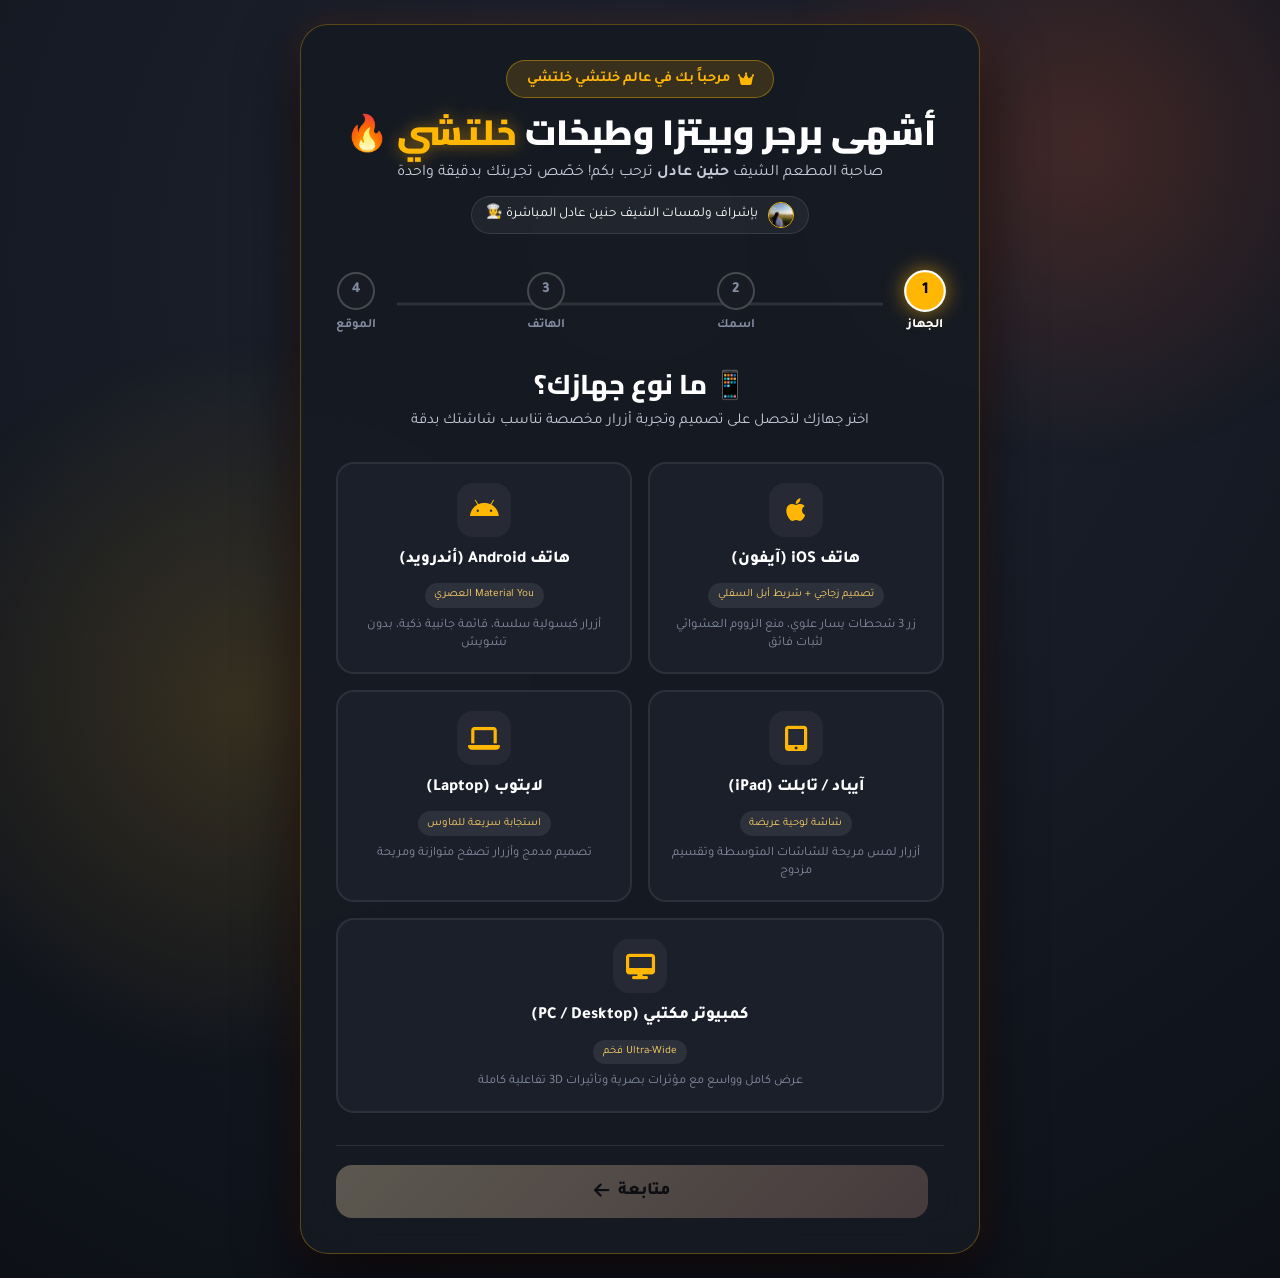
<file: index.html>
<!DOCTYPE html>
<html lang="ar" dir="rtl">
<head>
  <meta charset="UTF-8">
  <meta name="viewport" content="width=device-width, initial-scale=1.0">
  <title>خلتشي خلتشي 🍔 | أفخم برجر وبيتزا في البلد</title>
  <meta name="description" content="خلتشي خلتشي - مطعم البرجر والبيتزا الأسطوري. صمم بيتزتك وبرجرك بنفسك أو اطلب من قائمتنا المميزة. توصيل سريع!">
  <link rel="preconnect" href="https://fonts.googleapis.com">
  <link rel="preconnect" href="https://fonts.gstatic.com" crossorigin>
  <link href="https://fonts.googleapis.com/css2?family=Cairo:wght@400;600;700;800;900&family=Tajawal:wght@300;400;500;700;800;900&family=Rubik:wght@400;700;900&display=swap" rel="stylesheet">
  <link rel="stylesheet" href="https://cdnjs.cloudflare.com/ajax/libs/font-awesome/6.5.1/css/all.min.css" crossorigin="anonymous">
  <link rel="stylesheet" href="css/food.css">
</head>
<body>

  <!-- NAVBAR -->
  <header class="navbar" id="navbar">
    <div class="container nav-container">
      <a href="index.html" class="brand-logo">
        <div class="brand-icon-wrapper">
          <i class="fas fa-burger"></i>
        </div>
        <div class="brand-text">
          <span class="brand-name"><span>خلتشي</span> خلتشي</span>
          <span class="brand-slogan">أكل بجنن • طعم لا يُنسى</span>
        </div>
      </a>

      <nav class="nav-menu" id="navMenu">
        <a href="index.html" class="nav-link active"><i class="fas fa-home"></i> الرئيسية</a>
        <a href="menu.html" class="nav-link"><i class="fas fa-utensils"></i> القائمة</a>
        <a href="search.html" class="nav-link"><i class="fas fa-search"></i> بحث</a>
        <a href="pizza-maker.html" class="nav-link"><i class="fas fa-pizza-slice"></i> صمم بيتزتك</a>
        <a href="burger-maker.html" class="nav-link"><i class="fas fa-burger"></i> صمم برجرك</a>
        <a href="cart.html" class="nav-link"><i class="fas fa-bag-shopping"></i> سلة الطلب</a>
        <a href="offers.html" class="nav-link"><i class="fas fa-tags"></i> العروض</a>
        <a href="profile.html" class="nav-link"><i class="fas fa-user-circle"></i> الملف الشخصي</a>
      </nav>

      <div class="nav-actions">
        <button class="btn-sound" id="audioToggle" title="الصوت"><i class="fas fa-volume-up"></i></button>
        <a href="cart.html" class="nav-cart-btn">
          <i class="fas fa-shopping-cart"></i>
          <span>السلة</span>
          <span class="cart-count-badge">0</span>
        </a>
        <button class="mobile-toggle-btn" id="mobileNavToggle"><i class="fas fa-bars"></i></button>
      </div>
    </div>
  </header>

  <!-- HERO SECTION -->
  <section class="hero-section">
    <div class="container">
      <div class="hero-grid">
        <div class="hero-content">
          <div style="margin-bottom: 1.2rem;">
            <span class="badge badge-fire"><i class="fas fa-fire"></i> الأعلى تقييماً في المنطقة</span>
          </div>
          <h1>
            أكل <span class="highlight">بجنن</span> من<br>خلتشي خلتشي 🔥
          </h1>
          <p>
            من عجينة البيتزا الإيطالية المخمّرة 48 ساعة إلى برجر الأنجوس المدخّن على الصاج الساخن — كل قرمشة وكل لقمة بتجنن! صمّم وجبتك بنفسك أو اختر من قائمتنا الملكية.
          </p>

          <div class="hero-cta-group">
            <a href="menu.html" class="btn-primary">
              <i class="fas fa-utensils"></i>
              <span>قائمة الطعام الكاملة</span>
            </a>
            <a href="search.html" class="btn-secondary">
              <i class="fas fa-search"></i>
              <span>ابحث عن أي طبخة</span>
            </a>
            <a href="offers.html" class="btn-secondary">
              <i class="fas fa-gift"></i>
              <span>العروض ودولاب الحظ</span>
            </a>
          </div>

          <div class="hero-perks">
            <div class="hero-perk-item">
              <div class="hero-perk-icon"><i class="fas fa-motorcycle"></i></div>
              <span class="hero-perk-text">توصيل في 30 دقيقة</span>
            </div>
            <div class="hero-perk-item">
              <div class="hero-perk-icon"><i class="fas fa-fire"></i></div>
              <span class="hero-perk-text">طازج دائماً</span>
            </div>
            <div class="hero-perk-item">
              <div class="hero-perk-icon"><i class="fas fa-award"></i></div>
              <span class="hero-perk-text">مكونات حلال</span>
            </div>
          </div>
        </div>

        <!-- Hero Visual -->
        <div class="hero-visual-stage">
          <div class="hero-floating-card" id="heroCard">
            <span class="hero-floating-badge">🔥 الأكثر طلباً</span>

            <!-- Floating ingredients around card -->
            <span class="floating-ingredient fi-1">🧀</span>
            <span class="floating-ingredient fi-2">🌶️</span>
            <span class="floating-ingredient fi-3">🍅</span>
            <span class="floating-ingredient fi-4">🧅</span>

            <div class="hero-food-plate" id="heroFoodPlate" style="width: 240px; height: 240px; border-radius: 50%; overflow: hidden; border: 4px solid #ffb703; box-shadow: 0 10px 35px rgba(255,183,3,0.35); margin: 0 auto; display: flex; align-items: center; justify-content: center; background: #12141a;">
              <img id="heroFoodImg" src="https://images.unsplash.com/photo-1568901346375-23c9450c58cd?w=600&q=80" alt="برجر خلتشي الأسطوري" style="width: 100%; height: 100%; object-fit: cover; transition: 0.5s ease-in-out;" />
            </div>
            <div class="hero-floating-card-info" style="margin-top: 15px;">
              <h3 id="heroFoodName">برجر خلتشي الأسطوري</h3>
              <p id="heroFoodPrice">6.50 د.أ</p>
            </div>
          </div>
        </div>
      </div>
    </div>
  </section>

  <!-- HANEEN ADEL PHOTO GALLERY -->
  <section class="haneen-home-section" id="haneen-adel">
    <div class="container haneen-home-grid">
      <div class="haneen-home-copy">
        <span class="badge badge-gold"><i class="fas fa-camera"></i> من يوميات المطعم</span>
        <h2>الشيف <span class="highlight">حنين عادل</span> 👩‍🍳</h2>
        <p>أهلاً بكم في مطبخ خلتشي خلتشي — تعرفوا على حنين من خلال صورها، واختاروا أكلتكم المفضلة من القائمة.</p>
        <a href="menu.html" class="btn-primary">
          <i class="fas fa-utensils"></i> تصفح قائمة الطعام
        </a>
        <a href="search.html" class="btn-secondary" style="margin-right: 0.5rem;">
          <i class="fas fa-search"></i> ابحث عن أكلة
        </a>
      </div>
      <div class="haneen-photo-grid" aria-label="صور الشيف حنين عادل">
        <figure class="haneen-photo haneen-photo-featured">
          <img src="images/chef4.jpg" alt="الشيف حنين عادل في المطعم" fetchpriority="high">
          <figcaption>حنين عادل</figcaption>
        </figure>
        <figure class="haneen-photo">
          <img src="images/chef2.jpg" alt="صورة للشيفة حنين عادل" loading="lazy">
          <figcaption>حنين عادل</figcaption>
        </figure>
        <figure class="haneen-photo">
          <img src="images/chef3.jpg" alt="صورة قريبة للشيفة حنين عادل" loading="lazy">
          <figcaption>حنين عادل</figcaption>
        </figure>
        <figure class="haneen-photo">
          <img src="images/chef5.jpg" alt="الشيف حنين عادل" loading="lazy">
          <figcaption>حنين عادل</figcaption>
        </figure>
        <figure class="haneen-photo">
          <img src="images/chef1.jpg" alt="حنين عادل في أجواء الطبيعة" loading="lazy">
          <figcaption>من يوميات حنين</figcaption>
        </figure>
      </div>
    </div>
  </section>

  <!-- CATEGORIES SECTION -->
  <section style="padding: 2rem 0 5rem;">
    <div class="container">
      <div class="section-header">
        <div class="sub-badge"><i class="fas fa-th-large"></i> صنف اختيارك</div>
        <h2>اختر من <span class="highlight">تخصصاتنا</span></h2>
        <p>كل شيء يتحضر طازج لحظة طلبك - من شواء اللحم حتى تطرية العجين</p>
      </div>

      <div style="display: grid; grid-template-columns: repeat(auto-fit, minmax(170px, 1fr)); gap: 1.5rem;">
        <!-- Burger Category -->
        <a href="menu.html?cat=burgers" class="food-card" style="text-align: center; text-decoration: none; cursor: pointer; padding: 0; overflow: hidden; border-radius: 18px;">
          <div style="height: 150px; overflow: hidden; position: relative;">
            <img src="https://images.unsplash.com/photo-1568901346375-23c9450c58cd?w=500&q=80" alt="برجر" style="width: 100%; height: 100%; object-fit: cover; transition: 0.4s;" onmouseover="this.style.transform='scale(1.1)'" onmouseout="this.style.transform=''" />
            <span style="position: absolute; bottom: 8px; right: 8px; background: rgba(0,0,0,0.7); padding: 2px 8px; border-radius: 12px; font-size: 0.75rem; color: #ffb703;">🍔 برجر</span>
          </div>
          <div style="padding: 12px 8px;">
            <h3 class="food-card-title" style="text-align: center; font-size: 1.05rem; margin-bottom: 2px;">برجر لحم ودجاج</h3>
            <p class="food-card-desc" style="text-align: center; font-size: 0.8rem; margin: 0;">أنجوس طازج مشوي</p>
          </div>
        </a>

        <!-- Pizza Category -->
        <a href="menu.html?cat=pizzas" class="food-card" style="text-align: center; text-decoration: none; padding: 0; overflow: hidden; border-radius: 18px;">
          <div style="height: 150px; overflow: hidden; position: relative;">
            <img src="https://images.unsplash.com/photo-1565299624946-b28f40a0ae38?w=500&q=80" alt="بيتزا" style="width: 100%; height: 100%; object-fit: cover; transition: 0.4s;" onmouseover="this.style.transform='scale(1.1)'" onmouseout="this.style.transform=''" />
            <span style="position: absolute; bottom: 8px; right: 8px; background: rgba(0,0,0,0.7); padding: 2px 8px; border-radius: 12px; font-size: 0.75rem; color: #ffb703;">🍕 بيتزا</span>
          </div>
          <div style="padding: 12px 8px;">
            <h3 class="food-card-title" style="text-align: center; font-size: 1.05rem; margin-bottom: 2px;">بيتزا إيطالية</h3>
            <p class="food-card-desc" style="text-align: center; font-size: 0.8rem; margin: 0;">عجينة حجرية 48 س</p>
          </div>
        </a>

        <!-- Chicken Category -->
        <a href="menu.html?cat=chicken" class="food-card" style="text-align: center; text-decoration: none; padding: 0; overflow: hidden; border-radius: 18px;">
          <div style="height: 150px; overflow: hidden; position: relative;">
            <img src="https://images.unsplash.com/photo-1562967914-608f82629710?w=500&q=80" alt="دجاج مقرمش" style="width: 100%; height: 100%; object-fit: cover; transition: 0.4s;" onmouseover="this.style.transform='scale(1.1)'" onmouseout="this.style.transform=''" />
            <span style="position: absolute; bottom: 8px; right: 8px; background: rgba(0,0,0,0.7); padding: 2px 8px; border-radius: 12px; font-size: 0.75rem; color: #ffb703;">🍗 دجاج وشاورما</span>
          </div>
          <div style="padding: 12px 8px;">
            <h3 class="food-card-title" style="text-align: center; font-size: 1.05rem; margin-bottom: 2px;">دجاج وشاورما</h3>
            <p class="food-card-desc" style="text-align: center; font-size: 0.8rem; margin: 0;">كرسبي ومشوي حار</p>
          </div>
        </a>

        <!-- Sides Category -->
        <a href="menu.html?cat=sides" class="food-card" style="text-align: center; text-decoration: none; padding: 0; overflow: hidden; border-radius: 18px;">
          <div style="height: 150px; overflow: hidden; position: relative;">
            <img src="https://images.unsplash.com/photo-1573080496219-bb080dd4f877?w=500&q=80" alt="لوديد فرايز" style="width: 100%; height: 100%; object-fit: cover; transition: 0.4s;" onmouseover="this.style.transform='scale(1.1)'" onmouseout="this.style.transform=''" />
            <span style="position: absolute; bottom: 8px; right: 8px; background: rgba(0,0,0,0.7); padding: 2px 8px; border-radius: 12px; font-size: 0.75rem; color: #ffb703;">🍟 جانبيات</span>
          </div>
          <div style="padding: 12px 8px;">
            <h3 class="food-card-title" style="text-align: center; font-size: 1.05rem; margin-bottom: 2px;">مقبلات وفرايز</h3>
            <p class="food-card-desc" style="text-align: center; font-size: 0.8rem; margin: 0;">لوديد وموتزاريلا ستيكس</p>
          </div>
        </a>

        <!-- Drinks Category -->
        <a href="menu.html?cat=drinks" class="food-card" style="text-align: center; text-decoration: none; padding: 0; overflow: hidden; border-radius: 18px;">
          <div style="height: 150px; overflow: hidden; position: relative;">
            <img src="https://images.unsplash.com/photo-1544145945-f90425340c7e?w=500&q=80" alt="ميلك شيك" style="width: 100%; height: 100%; object-fit: cover; transition: 0.4s;" onmouseover="this.style.transform='scale(1.1)'" onmouseout="this.style.transform=''" />
            <span style="position: absolute; bottom: 8px; right: 8px; background: rgba(0,0,0,0.7); padding: 2px 8px; border-radius: 12px; font-size: 0.75rem; color: #ffb703;">🥤 مشروبات وحلويات</span>
          </div>
          <div style="padding: 12px 8px;">
            <h3 class="food-card-title" style="text-align: center; font-size: 1.05rem; margin-bottom: 2px;">ميلك شيك وعصائر</h3>
            <p class="food-card-desc" style="text-align: center; font-size: 0.8rem; margin: 0;">طازج وبارد ينعشك</p>
          </div>
        </a>

        <!-- Custom Maker -->
        <a href="search.html" class="food-card" style="text-align: center; text-decoration: none; padding: 0; overflow: hidden; border-radius: 18px; border: 2px solid #ffb703;">
          <div style="height: 150px; overflow: hidden; position: relative; background: radial-gradient(circle, rgba(255,183,3,0.25), #12141a); display: flex; align-items: center; justify-content: center;">
            <img src="https://images.unsplash.com/photo-1546793665-c74683f339c1?w=500&q=80" alt="ابحث وصمم" style="width: 100%; height: 100%; object-fit: cover; transition: 0.4s;" onmouseover="this.style.transform='scale(1.1)'" onmouseout="this.style.transform=''" />
            <span style="position: absolute; bottom: 8px; right: 8px; background: rgba(217,4,41,0.85); padding: 2px 8px; border-radius: 12px; font-size: 0.75rem; color: #fff;">🔍 بحث شامل</span>
          </div>
          <div style="padding: 12px 8px;">
            <h3 class="food-card-title" style="text-align: center; font-size: 1.05rem; color: #ffb703; margin-bottom: 2px;">ابحث عن أي وجبة</h3>
            <p class="food-card-desc" style="text-align: center; font-size: 0.8rem; margin: 0;">أكثر من 280 صنف شهي</p>
          </div>
        </a>
      </div>
    </div>
  </section>

  <!-- LUCKY SPIN WHEEL SECTION -->
  <section class="lucky-wheel-section">
    <div class="container">
      <div class="section-header">
        <div class="sub-badge"><i class="fas fa-gift"></i> العروض والهبات</div>
        <h2>🎰 دولاب حظ <span class="highlight">خلتشي</span> الدوار</h2>
        <p>اضغط على الدولاب وادِّر لتربح خصومات وأكل مجاني من خلتشي!</p>
      </div>

      <div style="display: grid; grid-template-columns: 1fr 1fr; gap: 4rem; align-items: center;">
        <div class="wheel-wrapper-box">
          <div class="wheel-outer-ring" style="position: relative;">
            <div class="wheel-pointer"></div>
            <canvas id="spinWheelCanvas"></canvas>
            <div class="wheel-center-pin" id="btnSpinWheel">🎰</div>
          </div>
          <div id="spinWheelResult"></div>
        </div>

        <div>
          <h3 style="font-size: 1.8rem; margin-bottom: 1.2rem;">كيف تلعب؟</h3>
          <div style="display: flex; flex-direction: column; gap: 1.2rem;">
            <div style="display: flex; gap: 1rem; align-items: flex-start;">
              <div style="width: 40px; height: 40px; border-radius: 50%; background: linear-gradient(135deg, var(--primary-orange), var(--primary-red)); display: flex; align-items: center; justify-content: center; font-weight: 900; flex-shrink: 0;">1</div>
              <div>
                <h4 style="color: #fff; margin-bottom: 0.3rem;">اضغط على الدولاب</h4>
                <p style="color: var(--text-secondary); font-size: 0.95rem;">اضغط على أيقونة 🎰 في المنتصف لتدوير الدولاب</p>
              </div>
            </div>
            <div style="display: flex; gap: 1rem; align-items: flex-start;">
              <div style="width: 40px; height: 40px; border-radius: 50%; background: linear-gradient(135deg, var(--cheddar-gold), var(--crispy-amber)); display: flex; align-items: center; justify-content: center; font-weight: 900; flex-shrink: 0; color: #000;">2</div>
              <div>
                <h4 style="color: #fff; margin-bottom: 0.3rem;">انتظر نتيجتك</h4>
                <p style="color: var(--text-secondary); font-size: 0.95rem;">الدولاب يدور ويتوقف على جائزتك تلقائياً</p>
              </div>
            </div>
            <div style="display: flex; gap: 1rem; align-items: flex-start;">
              <div style="width: 40px; height: 40px; border-radius: 50%; background: linear-gradient(135deg, var(--fresh-green), var(--fresh-green-dark)); display: flex; align-items: center; justify-content: center; font-weight: 900; flex-shrink: 0;">3</div>
              <div>
                <h4 style="color: #fff; margin-bottom: 0.3rem;">استخدم كوبونك!</h4>
                <p style="color: var(--text-secondary); font-size: 0.95rem;">انسخ الكود وضعه عند الطلب في سلة المشتريات</p>
              </div>
            </div>
          </div>

          <div style="margin-top: 2rem; background: rgba(255,183,3,0.1); border: 1px solid rgba(255,183,3,0.3); border-radius: var(--radius-md); padding: 1.2rem;">
            <p style="color: var(--cheddar-gold); font-weight: 700;"><i class="fas fa-tags"></i> الجوائز المتاحة:</p>
            <div style="display: flex; flex-wrap: wrap; gap: 0.6rem; margin-top: 0.8rem;">
              <span class="badge badge-fire">خصم 50%</span>
              <span class="badge badge-gold">بيتزا مجانية 🍕</span>
              <span class="badge badge-green">ميلك شيك مجاني 🥤</span>
              <span class="badge badge-fire">خصم 25%</span>
              <span class="badge badge-gold">لوديد فرايز 🍟</span>
            </div>
          </div>
        </div>
      </div>
    </div>
  </section>

  <!-- FEATURED MENU ITEMS -->
  <section style="padding: 2rem 0 6rem;">
    <div class="container">
      <div class="section-header">
        <div class="sub-badge"><i class="fas fa-crown"></i> الأكثر طلباً</div>
        <h2>⭐ أشهر <span class="highlight">وجباتنا</span> هذا الأسبوع</h2>
        <p>اختيارات الزبائن المفضلة التي تطلبها دائماً</p>
      </div>

      <div class="menu-grid" id="featuredGrid"></div>

      <div style="text-align: center; margin-top: 3rem;">
        <a href="menu.html" class="btn-primary" style="font-size: 1.1rem; padding: 1rem 2.5rem;">
          <i class="fas fa-utensils"></i> <span>شاهد القائمة كاملة</span>
        </a>
      </div>
    </div>
  </section>

  <!-- WHY KHALTCHI -->
  <section style="padding: 3rem 0 6rem; background: radial-gradient(circle at 80% 50%, rgba(255,183,3,0.08) 0%, transparent 60%);">
    <div class="container">
      <div class="section-header">
        <div class="sub-badge"><i class="fas fa-star"></i> مين إحنا</div>
        <h2>ليش <span class="highlight">خلتشي خلتشي</span> مختلف؟</h2>
      </div>

      <div style="display: grid; grid-template-columns: repeat(auto-fit, minmax(240px, 1fr)); gap: 2rem;">
        <div class="food-card" style="text-align: center;">
          <div style="font-size: 3.5rem; margin-bottom: 1rem;">🥩</div>
          <h3 class="food-card-title">لحم أنجوس طازج يومياً</h3>
          <p class="food-card-desc">نستلم لحم الأنجوس الطازج كل صباح ونشويه على الصاج الساخن مباشرة لحظة الطلب</p>
        </div>
        <div class="food-card" style="text-align: center;">
          <div style="font-size: 3.5rem; margin-bottom: 1rem;">🫓</div>
          <h3 class="food-card-title">عجينة مخمّرة 48 ساعة</h3>
          <p class="food-card-desc">عجينة البيتزا الإيطالية الأصيلة تخمّر يومين كاملين للحصول على أفضل قرمشة وطراوة</p>
        </div>
        <div class="food-card" style="text-align: center;">
          <div style="font-size: 3.5rem; margin-bottom: 1rem;">🧀</div>
          <h3 class="food-card-title">أجبان حقيقية فاخرة</h3>
          <p class="food-card-desc">موتزاريلا إيطالية، شيدر إنجليزي وجورجونزولا — لا بدائل ولا تنازل في الجودة</p>
        </div>
        <div class="food-card" style="text-align: center;">
          <div style="font-size: 3.5rem; margin-bottom: 1rem;">🛵</div>
          <h3 class="food-card-title">توصيل ساخن في 30 دقيقة</h3>
          <p class="food-card-desc">فريق الديليفري لدينا مدرب على الوصول قبل أن تبرد الوجبة — مضمون!</p>
        </div>
      </div>
    </div>
  </section>

  <!-- FOOTER -->
  <footer>
    <div class="container footer-grid">
      <div class="footer-col">
        <div class="brand-logo" style="margin-bottom: 1.2rem;">
          <div class="brand-icon-wrapper" style="width: 44px; height: 44px;">
            <i class="fas fa-burger" style="color: #fff; font-size: 1.3rem;"></i>
          </div>
          <div class="brand-text">
            <span class="brand-name"><span>خلتشي</span> خلتشي</span>
            <span class="brand-slogan">أكل بجنن • طعم لا يُنسى</span>
          </div>
        </div>
        <p style="color: var(--text-secondary); font-size: 0.95rem; line-height: 1.8;">
          مطعم متخصص بأشهى البرجر والبيتزا بمكونات طازجة ومواصفات فاخرة. التوصيل متاح كل أيام الأسبوع من 11 صباحاً حتى 2 بعد منتصف الليل.
        </p>
      </div>

      <div class="footer-col">
        <h4>قائمتنا</h4>
        <ul class="footer-links">
          <li><a href="menu.html?cat=burgers"><i class="fas fa-chevron-left"></i> برجر أسطوري</a></li>
          <li><a href="menu.html?cat=pizzas"><i class="fas fa-chevron-left"></i> بيتزا إيطالية</a></li>
          <li><a href="menu.html?cat=chicken"><i class="fas fa-chevron-left"></i> دجاج مقرمش</a></li>
          <li><a href="menu.html?cat=sides"><i class="fas fa-chevron-left"></i> جانبيات وفرايز</a></li>
          <li><a href="menu.html?cat=drinks"><i class="fas fa-chevron-left"></i> مشروبات وشيك</a></li>
        </ul>
      </div>

      <div class="footer-col">
        <h4>تجارب خاصة</h4>
        <ul class="footer-links">
          <li><a href="pizza-maker.html"><i class="fas fa-chevron-left"></i> صمّم بيتزتك</a></li>
          <li><a href="burger-maker.html"><i class="fas fa-chevron-left"></i> اصنع برجرك</a></li>
          <li><a href="cart.html"><i class="fas fa-chevron-left"></i> سلة الطلب</a></li>
          <li><a href="offers.html"><i class="fas fa-chevron-left"></i> العروض والكوبونات</a></li>
        </ul>
      </div>

      <div class="footer-col">
        <h4>تواصل معنا</h4>
        <div style="display: flex; flex-direction: column; gap: 0.8rem; color: var(--text-secondary);">
          <span><i class="fas fa-phone" style="color: var(--cheddar-gold); margin-left: 0.5rem;"></i> 0796-KHALTCHI</span>
          <span><i class="fas fa-map-marker-alt" style="color: var(--primary-orange); margin-left: 0.5rem;"></i> عمّان، شارع المدينة المنورة</span>
          <span><i class="fas fa-clock" style="color: var(--fresh-green); margin-left: 0.5rem;"></i> 11 ص – 2 ص كل الأيام</span>
        </div>
        <div style="display: flex; gap: 0.8rem; margin-top: 1.2rem;">
          <a href="#" style="width: 36px; height: 36px; border-radius: 50%; background: rgba(255,87,34,0.2); border: 1px solid rgba(255,87,34,0.4); display: flex; align-items: center; justify-content: center; color: var(--primary-orange); text-decoration: none;"><i class="fab fa-instagram"></i></a>
          <a href="#" style="width: 36px; height: 36px; border-radius: 50%; background: rgba(255,183,3,0.2); border: 1px solid rgba(255,183,3,0.4); display: flex; align-items: center; justify-content: center; color: var(--cheddar-gold); text-decoration: none;"><i class="fab fa-tiktok"></i></a>
          <a href="#" style="width: 36px; height: 36px; border-radius: 50%; background: rgba(46,196,182,0.2); border: 1px solid rgba(46,196,182,0.4); display: flex; align-items: center; justify-content: center; color: var(--fresh-green); text-decoration: none;"><i class="fab fa-whatsapp"></i></a>
        </div>
      </div>
    </div>

    <div class="container footer-bottom">
      <p>© 2026 خلتشي خلتشي 🍔🍕 | صُنع بحب ولحم أنجوس طازج — كل الحقوق محفوظة</p>
    </div>
  </footer>

  <!-- SCRIPTS -->
  <script src="js/profile-manager.js"></script>
  <script src="js/food-data.js"></script>
  <script src="js/food-audio.js"></script>
  <script src="js/search-engine.js"></script>
  <script src="js/cart-tracker.js"></script>
  <script src="js/customizer.js"></script>
  <script src="js/food-main.js"></script>
  <script>
    document.addEventListener('DOMContentLoaded', () => {
      // Hero rotating showcase with real photos
      const dishes = [
        { img: 'https://images.unsplash.com/photo-1568901346375-23c9450c58cd?w=600&q=80', name: 'برجر خلتشي الأسطوري', price: '6.50 د.أ' },
        { img: 'https://images.unsplash.com/photo-1565299624946-b28f40a0ae38?w=600&q=80', name: 'بيتزا خلتشي بيبروني كوين', price: '8.50 د.أ' },
        { img: 'https://images.unsplash.com/photo-1562967914-608f82629710?w=600&q=80', name: 'ساندوتش دجاج سوبر كرسبي', price: '6.25 د.أ' },
        { img: 'https://images.unsplash.com/photo-1573080496219-bb080dd4f877?w=600&q=80', name: 'لوديد فرايز بالجبنة والبيكون', price: '4.25 د.أ' },
        { img: 'https://images.unsplash.com/photo-1529006557810-274b9b2fc783?w=600&q=80', name: 'شاورما دجاج إيطالية شيف حنين', price: '3.50 د.أ' }
      ];
      let dishIdx = 0;

      function rotateDish() {
        dishIdx = (dishIdx + 1) % dishes.length;
        const d = dishes[dishIdx];
        const imgEl = document.getElementById('heroFoodImg');
        const nameEl = document.getElementById('heroFoodName');
        const priceEl = document.getElementById('heroFoodPrice');
        if (imgEl) {
          imgEl.style.opacity = '0.3';
          imgEl.style.transform = 'scale(0.92)';
          setTimeout(() => {
            imgEl.src = d.img;
            imgEl.alt = d.name;
            imgEl.style.opacity = '1';
            imgEl.style.transform = 'scale(1)';
          }, 200);
        }
        if (nameEl) nameEl.textContent = d.name;
        if (priceEl) priceEl.textContent = d.price;
      }

      setInterval(rotateDish, 3400);

      // 3D tilt on hero card
      const heroCard = document.getElementById('heroCard');
      if (heroCard) {
        document.addEventListener('mousemove', (e) => {
          const rect = heroCard.getBoundingClientRect();
          const cx = rect.left + rect.width / 2;
          const cy = rect.top + rect.height / 2;
          const dx = (e.clientX - cx) / (rect.width / 2);
          const dy = (e.clientY - cy) / (rect.height / 2);
          heroCard.style.transform = `perspective(1200px) rotateX(${-dy * 10}deg) rotateY(${dx * 10}deg)`;
        });
        document.addEventListener('mouseleave', () => {
          heroCard.style.transform = '';
        });
      }
    });
  </script>
</body>
</html>
</file>
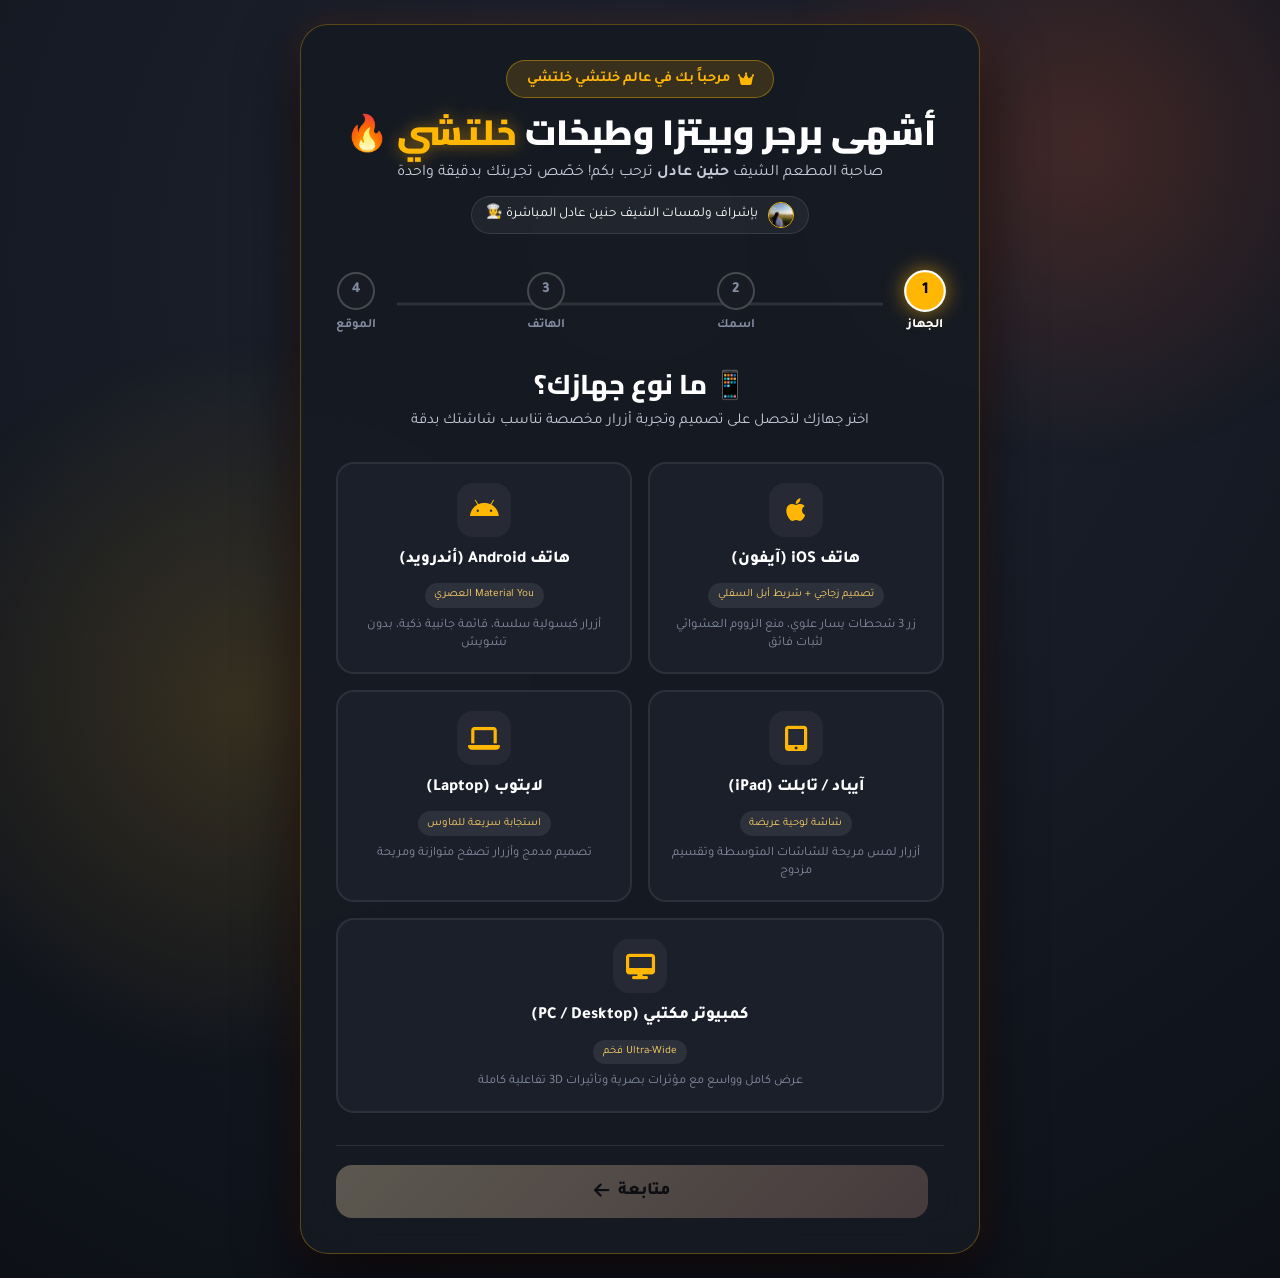
<file: burger-maker.html>
<!DOCTYPE html>
<html lang="ar" dir="rtl">
<head>
  <meta charset="UTF-8"/>
  <meta name="viewport" content="width=device-width, initial-scale=1.0"/>
  <title>مختبر البرجر – خلتشي خلتشي</title>
  <link rel="preconnect" href="https://fonts.googleapis.com"/>
  <link href="https://fonts.googleapis.com/css2?family=Cairo:wght@400;600;700;900&family=Tajawal:wght@400;500;700;800&display=swap" rel="stylesheet"/>
  <link rel="stylesheet" href="https://cdnjs.cloudflare.com/ajax/libs/font-awesome/6.5.0/css/all.min.css"/>
  <link rel="stylesheet" href="css/food.css"/>
  <style>
    :root{--red:#d90429;--orange:#ff5722;--gold:#ffb703;--dark:#101216;--dark2:#181c24;--dark3:#1f242f;--card-bg:#1a1f2b;}
    *{box-sizing:border-box;margin:0;padding:0;}
    body{background:var(--dark);color:#fff;font-family:'Cairo',sans-serif;overflow-x:hidden;}

    /* NAV */
    .food-nav{position:fixed;top:0;left:0;right:0;z-index:999;padding:14px 32px;display:flex;align-items:center;justify-content:space-between;background:rgba(16,18,22,.92);backdrop-filter:blur(18px);border-bottom:1px solid rgba(255,183,3,.15);}
    .nav-brand{font-size:1.6rem;font-weight:900;color:#fff;text-decoration:none;letter-spacing:1px;}
    .nav-brand span{color:var(--gold);}
    .nav-links{display:flex;gap:24px;list-style:none;}
    .nav-links a{color:rgba(255,255,255,.8);text-decoration:none;font-weight:600;font-size:.95rem;transition:.3s;padding:6px 14px;border-radius:30px;}
    .nav-links a:hover,.nav-links a.active{color:var(--gold);background:rgba(255,183,3,.12);}
    .nav-cart-btn{background:linear-gradient(135deg,var(--red),var(--orange));color:#fff;border:none;padding:10px 22px;border-radius:30px;font-family:'Cairo',sans-serif;font-weight:700;cursor:pointer;display:flex;align-items:center;gap:8px;transition:.3s;text-decoration:none;}
    .nav-cart-btn:hover{transform:scale(1.05);box-shadow:0 6px 24px rgba(217,4,41,.4);}
    .cart-count{background:#fff;color:var(--red);border-radius:50%;width:20px;height:20px;display:flex;align-items:center;justify-content:center;font-size:.7rem;font-weight:900;}

    /* HERO BANNER */
    .lab-hero{margin-top:72px;background:linear-gradient(135deg,#1a0a00 0%,#2d1200 40%,#1a0a00 100%);padding:60px 32px 40px;text-align:center;position:relative;overflow:hidden;}
    .lab-hero::before{content:'🍔';font-size:200px;position:absolute;right:-30px;top:-30px;opacity:.08;animation:floatEmoji 4s ease-in-out infinite;}
    .lab-hero::after{content:'🍔';font-size:150px;position:absolute;left:-20px;bottom:-20px;opacity:.06;animation:floatEmoji 5s ease-in-out infinite reverse;}
    @keyframes floatEmoji{0%,100%{transform:translateY(0) rotate(0deg);}50%{transform:translateY(-20px) rotate(10deg);}}
    .lab-hero h1{font-size:clamp(2rem,5vw,3.5rem);font-weight:900;margin-bottom:12px;}
    .lab-hero h1 span{color:var(--gold);}
    .lab-hero p{color:rgba(255,255,255,.7);font-size:1.1rem;max-width:600px;margin:0 auto;}

    /* STEPS BAR */
    .steps-bar{display:flex;justify-content:center;gap:0;padding:24px 32px;background:var(--dark2);border-bottom:1px solid rgba(255,183,3,.1);}
    .step-pill{display:flex;align-items:center;gap:8px;padding:10px 20px;border-radius:30px;font-weight:700;font-size:.85rem;color:rgba(255,255,255,.4);transition:.3s;cursor:pointer;}
    .step-pill.active{background:linear-gradient(135deg,var(--red),var(--orange));color:#fff;box-shadow:0 4px 16px rgba(217,4,41,.4);}
    .step-pill .step-num{width:24px;height:24px;border-radius:50%;background:rgba(255,255,255,.1);display:flex;align-items:center;justify-content:center;font-size:.75rem;}
    .step-pill.active .step-num{background:rgba(255,255,255,.25);}
    .step-arrow{color:rgba(255,255,255,.2);margin:0 4px;font-size:.8rem;}

    /* MAIN LAYOUT */
    .lab-layout{display:grid;grid-template-columns:1fr 380px;gap:32px;max-width:1300px;margin:0 auto;padding:40px 24px;}
    @media(max-width:900px){.lab-layout{grid-template-columns:1fr;}}

    /* BUILDER PANEL */
    .builder-panel{background:var(--card-bg);border-radius:20px;padding:28px;border:1px solid rgba(255,183,3,.1);}
    .panel-section{margin-bottom:32px;}
    .panel-section h3{font-size:1.1rem;font-weight:800;margin-bottom:16px;display:flex;align-items:center;gap:10px;color:var(--gold);}
    .panel-section h3 i{font-size:1.3rem;}
    .options-grid{display:grid;grid-template-columns:repeat(auto-fill,minmax(140px,1fr));gap:12px;}
    .option-card{background:var(--dark3);border:2px solid transparent;border-radius:14px;padding:14px 10px;text-align:center;cursor:pointer;transition:.3s;position:relative;}
    .option-card:hover{border-color:rgba(255,183,3,.4);transform:translateY(-3px);}
    .option-card.selected{border-color:var(--gold);background:rgba(255,183,3,.08);box-shadow:0 0 20px rgba(255,183,3,.2);}
    .option-emoji{font-size:2rem;display:block;margin-bottom:6px;}
    .option-name{font-size:.85rem;font-weight:700;display:block;}
    .option-detail{font-size:.72rem;color:rgba(255,255,255,.5);display:block;margin-top:2px;}
    .option-price{font-size:.8rem;color:var(--gold);font-weight:700;display:block;margin-top:4px;}
    .option-badge{position:absolute;top:-6px;left:-6px;background:var(--red);color:#fff;font-size:.6rem;font-weight:800;padding:2px 7px;border-radius:20px;}

    /* EXTRAS TOGGLES */
    .extras-grid{display:grid;grid-template-columns:repeat(auto-fill,minmax(120px,1fr));gap:10px;}
    .extra-toggle{background:var(--dark3);border:2px solid transparent;border-radius:12px;padding:10px 8px;text-align:center;cursor:pointer;transition:.3s;}
    .extra-toggle:hover{border-color:rgba(255,87,34,.4);}
    .extra-toggle.active{border-color:var(--orange);background:rgba(255,87,34,.1);box-shadow:0 0 14px rgba(255,87,34,.2);}
    .extra-toggle .ext-emoji{font-size:1.5rem;display:block;margin-bottom:4px;}
    .extra-toggle .ext-name{font-size:.75rem;font-weight:700;display:block;}
    .extra-toggle .ext-cal{font-size:.65rem;color:rgba(255,255,255,.4);display:block;}

    /* BURGER PREVIEW */
    .preview-panel{position:sticky;top:90px;}
    .preview-card{background:var(--card-bg);border-radius:20px;padding:24px;border:1px solid rgba(255,183,3,.15);text-align:center;}
    .preview-card h3{font-size:1rem;font-weight:800;margin-bottom:16px;color:var(--gold);}
    .burger-stage{min-height:320px;display:flex;flex-direction:column;align-items:center;justify-content:flex-end;padding:16px;background:var(--dark3);border-radius:16px;margin-bottom:16px;position:relative;overflow:hidden;}
    .burger-stage::before{content:'';position:absolute;inset:0;background:radial-gradient(circle at 50% 100%,rgba(255,183,3,.1) 0%,transparent 70%);}
    #burgerPlate{display:flex;flex-direction:column-reverse;align-items:center;gap:0;width:100%;position:relative;z-index:1;}
    .burger-layer{font-size:3rem;line-height:1;animation:layerDrop .4s cubic-bezier(.34,1.56,.64,1) both;filter:drop-shadow(0 4px 8px rgba(0,0,0,.5));transition:transform .3s;cursor:pointer;}
    .burger-layer:hover{transform:scale(1.1);}
    @keyframes layerDrop{from{opacity:0;transform:translateY(-40px) scale(.8);}to{opacity:1;transform:translateY(0) scale(1);}}
    .empty-burger{color:rgba(255,255,255,.2);font-size:.9rem;display:flex;flex-direction:column;align-items:center;gap:8px;padding:40px 0;}
    .empty-burger i{font-size:3rem;color:rgba(255,183,3,.2);}

    /* TELEMETRY */
    .tele-grid{display:grid;grid-template-columns:1fr 1fr 1fr;gap:8px;margin-bottom:16px;}
    .tele-box{background:var(--dark3);border-radius:12px;padding:12px 8px;text-align:center;}
    .tele-val{font-size:1.3rem;font-weight:900;color:var(--gold);display:block;}
    .tele-label{font-size:.65rem;color:rgba(255,255,255,.5);margin-top:2px;display:block;}

    /* RESET & ADD BUTTONS */
    .lab-actions{display:flex;flex-direction:column;gap:10px;}
    .btn-add-lab{background:linear-gradient(135deg,var(--red),var(--orange));color:#fff;border:none;padding:14px;border-radius:14px;font-family:'Cairo',sans-serif;font-size:1rem;font-weight:800;cursor:pointer;width:100%;transition:.3s;display:flex;align-items:center;justify-content:center;gap:8px;}
    .btn-add-lab:hover{transform:translateY(-2px);box-shadow:0 8px 24px rgba(217,4,41,.5);}
    .btn-reset-lab{background:var(--dark3);color:rgba(255,255,255,.6);border:1px solid rgba(255,255,255,.1);padding:10px;border-radius:14px;font-family:'Cairo',sans-serif;font-size:.9rem;font-weight:700;cursor:pointer;width:100%;transition:.3s;}
    .btn-reset-lab:hover{border-color:var(--orange);color:var(--orange);}

    /* NUTRITION BADGE */
    .nutrition-row{display:flex;justify-content:center;gap:16px;margin-top:12px;flex-wrap:wrap;}
    .nutr-badge{background:var(--dark3);border-radius:20px;padding:4px 12px;font-size:.75rem;display:flex;align-items:center;gap:5px;}
    .nutr-badge span{color:var(--gold);font-weight:700;}

    /* TOAST */
    .toast-popup{position:fixed;bottom:30px;left:50%;transform:translateX(-50%) translateY(100px);background:linear-gradient(135deg,var(--red),var(--orange));color:#fff;padding:14px 28px;border-radius:30px;font-weight:700;font-size:1rem;z-index:9999;transition:.4s;opacity:0;pointer-events:none;box-shadow:0 8px 32px rgba(217,4,41,.5);}
    .toast-popup.show{opacity:1;transform:translateX(-50%) translateY(0);}

    /* FOOTER */
    .food-footer{background:var(--dark2);border-top:1px solid rgba(255,183,3,.1);padding:40px 32px;text-align:center;margin-top:60px;}
    .footer-brand{font-size:1.5rem;font-weight:900;margin-bottom:12px;}
    .footer-brand span{color:var(--gold);}
    .footer-links{display:flex;justify-content:center;gap:24px;flex-wrap:wrap;margin-bottom:16px;}
    .footer-links a{color:rgba(255,255,255,.5);text-decoration:none;font-size:.85rem;transition:.3s;}
    .footer-links a:hover{color:var(--gold);}
    .footer-copy{color:rgba(255,255,255,.3);font-size:.8rem;}
  </style>
</head>
<body>

<!-- NAVBAR -->
<nav class="food-nav">
  <a href="index.html" class="nav-brand"><span>خلتشي</span> خلتشي</a>
  <ul class="nav-links">
    <li><a href="index.html">الرئيسية</a></li>
    <li><a href="menu.html">القائمة</a></li>
    <li><a href="search.html">🔍 بحث</a></li>
    <li><a href="pizza-maker.html">مطبخ البيتزا</a></li>
    <li><a href="burger-maker.html" class="active">مختبر البرجر</a></li>
    <li><a href="offers.html">العروض</a></li>
    <li><a href="profile.html"><i class="fas fa-user-circle"></i> الملف الشخصي</a></li>
  </ul>
  <a href="cart.html" class="nav-cart-btn">
    <i class="fas fa-shopping-cart"></i>
    السلة
    <span class="cart-count" id="navCartCount">0</span>
  </a>
</nav>

<!-- HERO -->
<div class="lab-hero">
  <div style="display:inline-flex; align-items:center; gap:10px; background:rgba(255,183,3,.15); border:1px solid rgba(255,183,3,.3); border-radius:30px; padding:6px 18px; margin-bottom:14px;">
    <img src="images/chef5.jpg" alt="الشيف حنين عادل" style="width:36px; height:36px; border-radius:50%; object-fit:cover; border:2px solid #ff5722;" />
    <span style="font-size:0.88rem; font-weight:800; color:#ffb703;">مختبر البرجر بإشراف الشيف حنين عادل 👩‍🍳</span>
  </div>
  <h1>🧪 مختبر <span>البرجر</span></h1>
  <p>صمّم برجرك المثالي خطوة بخطوة — اختر كل مكون وشاهد إبداعك يتشكّل أمامك!</p>
</div>

<!-- STEPS BAR -->
<div class="steps-bar">
  <div class="step-pill active" id="stepPill1"><span class="step-num">1</span> الخبز</div>
  <span class="step-arrow"><i class="fas fa-chevron-left"></i></span>
  <div class="step-pill" id="stepPill2"><span class="step-num">2</span> اللحم</div>
  <span class="step-arrow"><i class="fas fa-chevron-left"></i></span>
  <div class="step-pill" id="stepPill3"><span class="step-num">3</span> الجبن</div>
  <span class="step-arrow"><i class="fas fa-chevron-left"></i></span>
  <div class="step-pill" id="stepPill4"><span class="step-num">4</span> الصوص</div>
  <span class="step-arrow"><i class="fas fa-chevron-left"></i></span>
  <div class="step-pill" id="stepPill5"><span class="step-num">5</span> الإضافات</div>
</div>

<!-- MAIN -->
<div class="lab-layout">

  <!-- LEFT: BUILDER -->
  <div class="builder-panel">

    <!-- BUN SECTION -->
    <div class="panel-section" id="secBun">
      <h3><i class="fas fa-circle-notch"></i> اختر الخبز</h3>
      <div class="options-grid" id="bunGrid"></div>
    </div>

    <!-- PATTY SECTION -->
    <div class="panel-section" id="secPatty">
      <h3><i class="fas fa-fire"></i> اختر اللحم</h3>
      <div class="options-grid" id="pattyGrid"></div>
    </div>

    <!-- CHEESE SECTION -->
    <div class="panel-section" id="secCheese">
      <h3><i class="fas fa-cheese"></i> اختر الجبن</h3>
      <div class="options-grid" id="cheeseGrid"></div>
    </div>

    <!-- SAUCE SECTION -->
    <div class="panel-section" id="secSauce">
      <h3><i class="fas fa-tint"></i> اختر الصوص</h3>
      <div class="options-grid" id="sauceGrid"></div>
    </div>

    <!-- EXTRAS SECTION -->
    <div class="panel-section" id="secExtras">
      <h3><i class="fas fa-plus-circle"></i> إضافات (اختر ما تريد)</h3>
      <div class="extras-grid" id="extrasGrid"></div>
    </div>

  </div>

  <!-- RIGHT: PREVIEW -->
  <div class="preview-panel">
    <div class="preview-card">
      <h3>🍔 برجرك</h3>

      <!-- BURGER STAGE -->
      <div class="burger-stage">
        <div id="burgerPlate">
          <div class="empty-burger">
            <i class="fas fa-hamburger"></i>
            <span>ابدأ ببناء برجرك!</span>
          </div>
        </div>
      </div>

      <!-- TELEMETRY -->
      <div class="tele-grid">
        <div class="tele-box">
          <span class="tele-val" id="labBurgerPrice">0.00</span>
          <span class="tele-label">د.أ</span>
        </div>
        <div class="tele-box">
          <span class="tele-val" id="labBurgerCalories">0</span>
          <span class="tele-label">سعرة</span>
        </div>
        <div class="tele-box">
          <span class="tele-val" id="labBurgerHeight">0</span>
          <span class="tele-label">طبقات</span>
        </div>
      </div>

      <!-- NUTRITION -->
      <div class="nutrition-row">
        <div class="nutr-badge"><span id="nutrProtein">0</span>g بروتين</div>
        <div class="nutr-badge"><span id="nutrCarbs">0</span>g كارب</div>
        <div class="nutr-badge"><span id="nutrFat">0</span>g دهون</div>
      </div>

      <!-- ACTIONS -->
      <div class="lab-actions" style="margin-top:16px;">
        <button class="btn-add-lab" onclick="addBurgerToCart()">
          <i class="fas fa-cart-plus"></i> أضف للسلة
        </button>
        <button class="btn-reset-lab" onclick="resetBurger()">
          <i class="fas fa-redo"></i> إعادة تعيين
        </button>
      </div>
    </div>
  </div>

</div>

<!-- FOOTER -->
<footer class="food-footer">
  <div class="footer-brand"><span>خلتشي</span> خلتشي</div>
  <div class="footer-links">
    <a href="index.html">الرئيسية</a>
    <a href="menu.html">القائمة</a>
    <a href="pizza-maker.html">مطبخ البيتزا</a>
    <a href="cart.html">السلة</a>
    <a href="offers.html">العروض</a>
  </div>
  <p class="footer-copy">© 2025 خلتشي خلتشي — كل الحقوق محفوظة 🍔</p>
</footer>

<div class="toast-popup" id="toastMsg"></div>

<!-- SCRIPTS -->
<script src="js/profile-manager.js"></script>
<script src="js/food-data.js"></script>
<script src="js/food-audio.js"></script>
<script src="js/burger-engine.js"></script>
<script src="js/cart-tracker.js"></script>
<script src="js/customizer.js"></script>
<script src="js/food-main.js"></script>
<script>
// ---- Init Burger Lab ----
let burgerLab = null;

document.addEventListener('DOMContentLoaded', () => {
  burgerLab = new BurgerLabEngine('burgerPlate');
  renderBurgerBuilder();
  updateNavCart();
});

function renderBurgerBuilder() {
  const D = BURGER_BUILDER_DATA;

  // BUN
  const bunGrid = document.getElementById('bunGrid');
  D.buns.forEach(b => {
    const el = document.createElement('div');
    el.className = 'option-card';
    el.id = 'bun_' + b.id;
    el.onclick = () => { selectBun(b.id); burgerLab.setBun(b.id); updateTelemetry(); };
    el.innerHTML = `<span class="option-emoji">${b.emoji}</span>
      <span class="option-name">${b.name}</span>
      <span class="option-detail">${b.cal} سعرة</span>
      <span class="option-price">+${b.price.toFixed(2)} د.أ</span>`;
    if (b.popular) el.innerHTML += `<span class="option-badge">🔥 الأشهر</span>`;
    bunGrid.appendChild(el);
  });
  // auto select first
  selectBun(D.buns[0].id);
  burgerLab.setBun(D.buns[0].id);

  // PATTY
  const pattyGrid = document.getElementById('pattyGrid');
  D.patties.forEach(p => {
    const el = document.createElement('div');
    el.className = 'option-card';
    el.id = 'patty_' + p.id;
    el.onclick = () => { selectPatty(p.id); burgerLab.setPatty(p.id); updateTelemetry(); };
    el.innerHTML = `<span class="option-emoji">${p.emoji}</span>
      <span class="option-name">${p.name}</span>
      <span class="option-detail">${p.cal} سعرة</span>
      <span class="option-price">+${p.price.toFixed(2)} د.أ</span>`;
    if (p.popular) el.innerHTML += `<span class="option-badge">⭐ مميز</span>`;
    pattyGrid.appendChild(el);
  });

  // CHEESE
  const cheeseGrid = document.getElementById('cheeseGrid');
  D.cheeses.forEach(c => {
    const el = document.createElement('div');
    el.className = 'option-card';
    el.id = 'cheese_' + c.id;
    el.onclick = () => { selectCheese(c.id); burgerLab.setCheese(c.id); updateTelemetry(); };
    el.innerHTML = `<span class="option-emoji">${c.emoji}</span>
      <span class="option-name">${c.name}</span>
      <span class="option-detail">${c.cal} سعرة</span>
      <span class="option-price">+${c.price.toFixed(2)} د.أ</span>`;
    cheeseGrid.appendChild(el);
  });

  // SAUCE
  const sauceGrid = document.getElementById('sauceGrid');
  D.sauces.forEach(s => {
    const el = document.createElement('div');
    el.className = 'option-card';
    el.id = 'sauce_' + s.id;
    el.onclick = () => { selectSauce(s.id); burgerLab.setSauce(s.id); updateTelemetry(); };
    el.innerHTML = `<span class="option-emoji">${s.emoji}</span>
      <span class="option-name">${s.name}</span>
      <span class="option-detail">${s.cal} سعرة</span>
      <span class="option-price">+${s.price.toFixed(2)} د.أ</span>`;
    sauceGrid.appendChild(el);
  });

  // EXTRAS
  const extrasGrid = document.getElementById('extrasGrid');
  D.extras.forEach(e => {
    const el = document.createElement('div');
    el.className = 'extra-toggle';
    el.id = 'extra_' + e.id;
    el.onclick = () => { toggleExtraUI(e.id); burgerLab.toggleExtra(e.id); updateTelemetry(); };
    el.innerHTML = `<span class="ext-emoji">${e.emoji}</span>
      <span class="ext-name">${e.name}</span>
      <span class="ext-cal">${e.cal} سعرة | +${e.price.toFixed(2)} د.أ</span>`;
    extrasGrid.appendChild(el);
  });
}

function selectBun(id) {
  document.querySelectorAll('#bunGrid .option-card').forEach(c => c.classList.remove('selected'));
  const el = document.getElementById('bun_' + id);
  if (el) el.classList.add('selected');
  updateStepHighlight(1);
}
function selectPatty(id) {
  document.querySelectorAll('#pattyGrid .option-card').forEach(c => c.classList.remove('selected'));
  const el = document.getElementById('patty_' + id);
  if (el) el.classList.add('selected');
  updateStepHighlight(2);
}
function selectCheese(id) {
  document.querySelectorAll('#cheeseGrid .option-card').forEach(c => c.classList.remove('selected'));
  const el = document.getElementById('cheese_' + id);
  if (el) el.classList.add('selected');
  updateStepHighlight(3);
}
function selectSauce(id) {
  document.querySelectorAll('#sauceGrid .option-card').forEach(c => c.classList.remove('selected'));
  const el = document.getElementById('sauce_' + id);
  if (el) el.classList.add('selected');
  updateStepHighlight(4);
}
function toggleExtraUI(id) {
  const el = document.getElementById('extra_' + id);
  if (el) el.classList.toggle('active');
  updateStepHighlight(5);
}

function updateStepHighlight(step) {
  for (let i = 1; i <= 5; i++) {
    const p = document.getElementById('stepPill' + i);
    if (p) p.classList.toggle('active', i <= step);
  }
}

function updateTelemetry() {
  if (!burgerLab) return;
  const info = burgerLab.calculateTotals();
  document.getElementById('labBurgerPrice').textContent = info.price;
  document.getElementById('labBurgerCalories').textContent = info.calories;
  document.getElementById('labBurgerHeight').textContent = info.layerCount;
  // Rough macro estimates
  document.getElementById('nutrProtein').textContent = Math.round(info.calories * 0.25 / 4);
  document.getElementById('nutrCarbs').textContent = Math.round(info.calories * 0.45 / 4);
  document.getElementById('nutrFat').textContent = Math.round(info.calories * 0.30 / 9);
}

function addBurgerToCart() {
  if (!burgerLab) return;
  const success = burgerLab.addCustomBurgerToCart();
  if (success) {
    showToast('🍔 تمت الإضافة للسلة!');
    updateNavCart();
    // celebration particles
    spawnConfetti();
  }
}

function resetBurger() {
  if (!burgerLab) return;
  burgerLab.reset();
  document.querySelectorAll('.option-card').forEach(c => c.classList.remove('selected'));
  document.querySelectorAll('.extra-toggle').forEach(c => c.classList.remove('active'));
  updateStepHighlight(0);
  updateTelemetry();
  // re-select first bun
  selectBun(BURGER_BUILDER_DATA.buns[0].id);
  burgerLab.setBun(BURGER_BUILDER_DATA.buns[0].id);
  updateTelemetry();
  showToast('🔄 تمت إعادة التعيين!');
}

function updateNavCart() {
  const cart = JSON.parse(localStorage.getItem('khaltchi_cart') || '[]');
  const count = cart.reduce((s, i) => s + i.qty, 0);
  const el = document.getElementById('navCartCount');
  if (el) el.textContent = count;
}

function showToast(msg) {
  const t = document.getElementById('toastMsg');
  t.textContent = msg;
  t.classList.add('show');
  setTimeout(() => t.classList.remove('show'), 3000);
}

function spawnConfetti() {
  const emojis = ['🍔','🧀','🥓','🌟','✨','🎉','🔥'];
  for (let i = 0; i < 20; i++) {
    setTimeout(() => {
      const el = document.createElement('div');
      el.textContent = emojis[Math.floor(Math.random() * emojis.length)];
      el.style.cssText = `position:fixed;left:${Math.random()*100}vw;top:-30px;font-size:${1.5+Math.random()}rem;z-index:9999;animation:confettiFall ${1+Math.random()*2}s linear forwards;pointer-events:none;`;
      document.body.appendChild(el);
      setTimeout(() => el.remove(), 3000);
    }, i * 80);
  }
}

// Add confetti animation
const style = document.createElement('style');
style.textContent = `@keyframes confettiFall{from{transform:translateY(0) rotate(0deg);opacity:1;}to{transform:translateY(110vh) rotate(720deg);opacity:0;}}`;
document.head.appendChild(style);
</script>
</body>
</html>
</file>
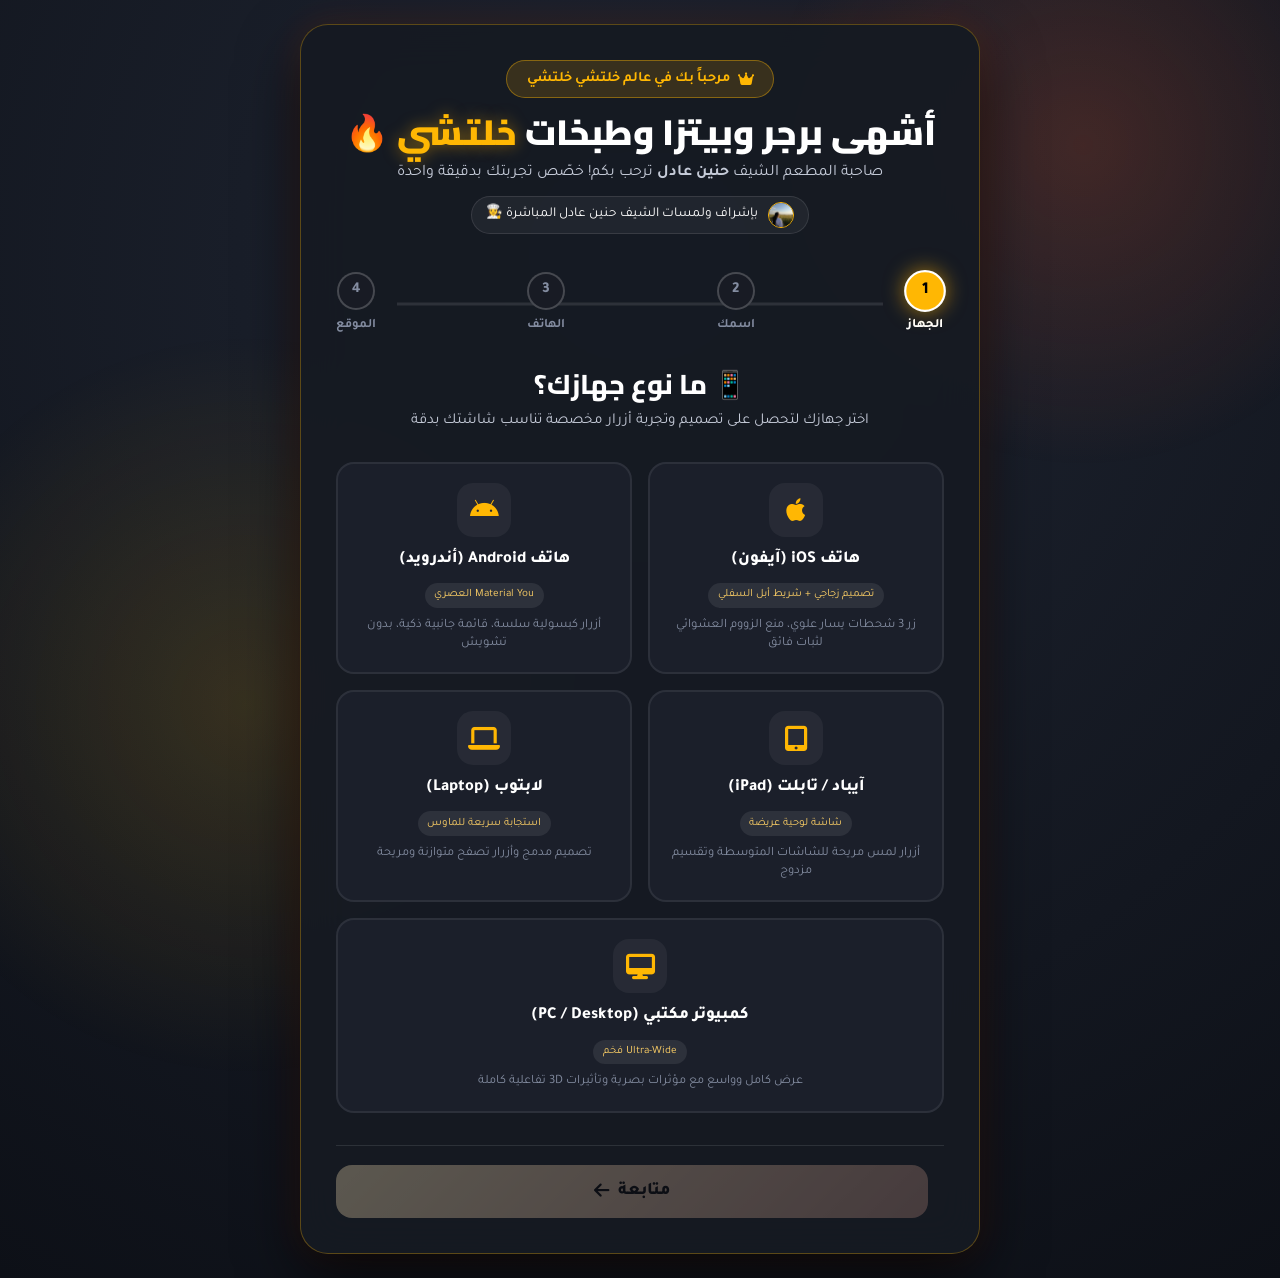
<file: cart.html>
<!DOCTYPE html>
<html lang="ar" dir="rtl">
<head>
  <meta charset="UTF-8"/>
  <meta name="viewport" content="width=device-width, initial-scale=1.0"/>
  <title>سلة المشتريات – خلتشي خلتشي</title>
  <link rel="preconnect" href="https://fonts.googleapis.com"/>
  <link href="https://fonts.googleapis.com/css2?family=Cairo:wght@400;600;700;900&family=Tajawal:wght@400;500;700;800&display=swap" rel="stylesheet"/>
  <link rel="stylesheet" href="https://cdnjs.cloudflare.com/ajax/libs/font-awesome/6.5.0/css/all.min.css"/>
  <link rel="stylesheet" href="css/food.css"/>
  <style>
    :root{--red:#d90429;--orange:#ff5722;--gold:#ffb703;--dark:#101216;--dark2:#181c24;--dark3:#1f242f;--card-bg:#1a1f2b;}
    *{box-sizing:border-box;margin:0;padding:0;}
    body{background:var(--dark);color:#fff;font-family:'Cairo',sans-serif;overflow-x:hidden;}

    /* NAV */
    .food-nav{position:fixed;top:0;left:0;right:0;z-index:999;padding:14px 32px;display:flex;align-items:center;justify-content:space-between;background:rgba(16,18,22,.92);backdrop-filter:blur(18px);border-bottom:1px solid rgba(255,183,3,.15);}
    .nav-brand{font-size:1.6rem;font-weight:900;color:#fff;text-decoration:none;letter-spacing:1px;}
    .nav-brand span{color:var(--gold);}
    .nav-links{display:flex;gap:24px;list-style:none;}
    .nav-links a{color:rgba(255,255,255,.8);text-decoration:none;font-weight:600;font-size:.95rem;transition:.3s;padding:6px 14px;border-radius:30px;}
    .nav-links a:hover,.nav-links a.active{color:var(--gold);background:rgba(255,183,3,.12);}
    .nav-cart-btn{background:linear-gradient(135deg,var(--red),var(--orange));color:#fff;border:none;padding:10px 22px;border-radius:30px;font-family:'Cairo',sans-serif;font-weight:700;cursor:pointer;display:flex;align-items:center;gap:8px;transition:.3s;text-decoration:none;}
    .nav-cart-btn:hover{transform:scale(1.05);box-shadow:0 6px 24px rgba(217,4,41,.4);}
    .cart-count{background:#fff;color:var(--red);border-radius:50%;width:20px;height:20px;display:flex;align-items:center;justify-content:center;font-size:.7rem;font-weight:900;}

    /* PAGE HEADER */
    .page-header{margin-top:72px;padding:50px 32px 30px;background:linear-gradient(135deg,#0d1117 0%,#1a0a00 100%);text-align:center;position:relative;overflow:hidden;}
    .page-header::before{content:'🛒';font-size:160px;position:absolute;right:-20px;top:-20px;opacity:.05;animation:pulse 3s ease-in-out infinite;}
    @keyframes pulse{0%,100%{transform:scale(1);}50%{transform:scale(1.05);}}
    .page-header h1{font-size:2.5rem;font-weight:900;}
    .page-header h1 span{color:var(--gold);}
    .page-header p{color:rgba(255,255,255,.6);margin-top:8px;}

    /* LAYOUT */
    .cart-layout{display:grid;grid-template-columns:1fr 380px;gap:28px;max-width:1200px;margin:0 auto;padding:40px 24px;}
    @media(max-width:900px){.cart-layout{grid-template-columns:1fr;}}

    /* CART ITEMS */
    .cart-items-panel{background:var(--card-bg);border-radius:20px;padding:24px;border:1px solid rgba(255,183,3,.1);}
    .cart-items-panel h2{font-size:1.2rem;font-weight:800;margin-bottom:20px;display:flex;align-items:center;gap:10px;}
    .cart-items-panel h2 i{color:var(--gold);}

    #cartItemsList{}
    .cart-item-card{display:flex;align-items:center;gap:16px;background:var(--dark3);border-radius:16px;padding:16px;margin-bottom:12px;border:1px solid rgba(255,255,255,.05);transition:.3s;animation:slideIn .4s ease;}
    @keyframes slideIn{from{opacity:0;transform:translateX(20px);}to{opacity:1;transform:translateX(0);}}
    .cart-item-card:hover{border-color:rgba(255,183,3,.2);}
    .cart-item-emoji{font-size:2.8rem;min-width:50px;text-align:center;filter:drop-shadow(0 4px 8px rgba(0,0,0,.4));}
    .cart-item-info{flex:1;}
    .cart-item-info h4{font-weight:800;font-size:1rem;margin-bottom:4px;}
    .cart-item-info p{color:rgba(255,255,255,.5);font-size:.8rem;}
    .cart-item-price{color:var(--gold);font-weight:900;font-size:1.1rem;min-width:70px;text-align:center;}
    .qty-controls{display:flex;align-items:center;gap:8px;}
    .qty-btn{width:30px;height:30px;border-radius:50%;border:none;cursor:pointer;font-size:1rem;font-weight:900;display:flex;align-items:center;justify-content:center;transition:.3s;}
    .qty-btn.minus{background:rgba(217,4,41,.2);color:var(--red);}
    .qty-btn.minus:hover{background:var(--red);color:#fff;}
    .qty-btn.plus{background:rgba(255,183,3,.2);color:var(--gold);}
    .qty-btn.plus:hover{background:var(--gold);color:#000;}
    .qty-num{font-weight:900;font-size:1rem;min-width:20px;text-align:center;}
    .remove-btn{background:none;border:none;color:rgba(255,255,255,.3);cursor:pointer;font-size:1rem;transition:.3s;padding:4px;}
    .remove-btn:hover{color:var(--red);}

    /* EMPTY CART */
    .empty-cart{text-align:center;padding:60px 20px;color:rgba(255,255,255,.3);}
    .empty-cart i{font-size:4rem;margin-bottom:16px;display:block;color:rgba(255,183,3,.2);}
    .empty-cart h3{font-size:1.3rem;margin-bottom:8px;}
    .empty-cart p{font-size:.9rem;margin-bottom:20px;}
    .btn-go-menu{background:linear-gradient(135deg,var(--red),var(--orange));color:#fff;padding:12px 28px;border-radius:30px;text-decoration:none;font-weight:700;display:inline-block;transition:.3s;}
    .btn-go-menu:hover{transform:scale(1.05);}

    /* SUMMARY PANEL */
    .summary-panel{position:sticky;top:90px;}
    .summary-card{background:var(--card-bg);border-radius:20px;padding:24px;border:1px solid rgba(255,183,3,.15);margin-bottom:20px;}
    .summary-card h3{font-size:1rem;font-weight:800;margin-bottom:16px;display:flex;align-items:center;gap:8px;}
    .summary-card h3 i{color:var(--gold);}
    .summary-row{display:flex;justify-content:space-between;align-items:center;padding:10px 0;border-bottom:1px solid rgba(255,255,255,.05);font-size:.9rem;}
    .summary-row:last-of-type{border-bottom:none;}
    .summary-row .label{color:rgba(255,255,255,.6);}
    .summary-row .val{font-weight:700;}
    .summary-row.total{padding-top:14px;margin-top:4px;border-top:2px solid rgba(255,183,3,.2);}
    .summary-row.total .label{font-size:1.1rem;font-weight:800;color:#fff;}
    .summary-row.total .val{font-size:1.3rem;color:var(--gold);font-weight:900;}
    .discount-row .val{color:#4ade80;}

    /* COUPON */
    .coupon-box{display:flex;gap:8px;margin:16px 0;}
    .coupon-input{flex:1;background:var(--dark3);border:1px solid rgba(255,255,255,.1);border-radius:10px;padding:10px 14px;color:#fff;font-family:'Cairo',sans-serif;font-size:.9rem;outline:none;transition:.3s;}
    .coupon-input:focus{border-color:var(--gold);}
    .coupon-btn{background:linear-gradient(135deg,var(--gold),#ff9500);color:#000;border:none;padding:10px 18px;border-radius:10px;font-family:'Cairo',sans-serif;font-weight:800;cursor:pointer;transition:.3s;white-space:nowrap;}
    .coupon-btn:hover{transform:scale(1.05);}
    .coupon-msg{font-size:.8rem;min-height:18px;padding:2px 0;}
    .coupon-msg.success{color:#4ade80;}
    .coupon-msg.error{color:var(--red);}

    /* PLACE ORDER BTN */
    .btn-place-order{background:linear-gradient(135deg,var(--red),var(--orange));color:#fff;border:none;padding:16px;border-radius:14px;font-family:'Cairo',sans-serif;font-size:1.1rem;font-weight:900;cursor:pointer;width:100%;transition:.3s;display:flex;align-items:center;justify-content:center;gap:10px;margin-top:16px;box-shadow:0 6px 24px rgba(217,4,41,.3);}
    .btn-place-order:hover{transform:translateY(-2px);box-shadow:0 10px 32px rgba(217,4,41,.5);}
    .btn-place-order:disabled{opacity:.5;cursor:not-allowed;transform:none;}
    .cal-note{text-align:center;font-size:.75rem;color:rgba(255,255,255,.4);margin-top:8px;}

    /* ORDER TRACKER */
    .tracker-card{background:var(--card-bg);border-radius:20px;padding:24px;border:1px solid rgba(255,183,3,.15);display:none;}
    .tracker-card.visible{display:block;animation:slideIn .5s ease;}
    .tracker-title{font-size:1.2rem;font-weight:900;margin-bottom:6px;text-align:center;}
    .tracker-title i{color:var(--gold);}
    .tracker-status-title{font-size:1rem;font-weight:700;text-align:center;color:var(--gold);margin:12px 0 4px;}
    .tracker-status-desc{font-size:.85rem;text-align:center;color:rgba(255,255,255,.6);margin-bottom:16px;}
    .tracker-eta{text-align:center;font-size:.8rem;color:rgba(255,255,255,.4);margin-bottom:20px;}
    .tracker-eta strong{color:var(--orange);}

    /* PROGRESS BAR */
    .tracker-progress-bar{height:6px;background:var(--dark3);border-radius:3px;margin-bottom:24px;overflow:hidden;}
    .tracker-progress-fill{height:100%;background:linear-gradient(90deg,var(--red),var(--gold));border-radius:3px;width:0%;transition:width 1s ease;}

    /* NODES */
    .tracker-nodes{display:flex;justify-content:space-between;position:relative;}
    .tracker-nodes::before{content:'';position:absolute;top:18px;left:10%;right:10%;height:2px;background:var(--dark3);z-index:0;}
    .tracker-node{display:flex;flex-direction:column;align-items:center;gap:6px;z-index:1;flex:1;}
    .node-circle{width:36px;height:36px;border-radius:50%;background:var(--dark3);border:3px solid rgba(255,255,255,.1);display:flex;align-items:center;justify-content:center;font-size:1rem;transition:.5s;}
    .node-circle.done{background:linear-gradient(135deg,var(--red),var(--orange));border-color:var(--orange);box-shadow:0 0 16px rgba(255,87,34,.5);}
    .node-circle.active{background:var(--dark3);border-color:var(--gold);animation:nodePulse 1s ease-in-out infinite;}
    @keyframes nodePulse{0%,100%{box-shadow:0 0 0 0 rgba(255,183,3,.4);}50%{box-shadow:0 0 0 8px rgba(255,183,3,0);}}
    .node-label{font-size:.65rem;color:rgba(255,255,255,.4);text-align:center;max-width:60px;}
    .node-label.done{color:var(--gold);}

    /* TOAST */
    .toast-popup{position:fixed;bottom:30px;left:50%;transform:translateX(-50%) translateY(100px);background:linear-gradient(135deg,var(--red),var(--orange));color:#fff;padding:14px 28px;border-radius:30px;font-weight:700;font-size:1rem;z-index:9999;transition:.4s;opacity:0;pointer-events:none;box-shadow:0 8px 32px rgba(217,4,41,.5);}
    .toast-popup.show{opacity:1;transform:translateX(-50%) translateY(0);}

    /* FOOTER */
    .food-footer{background:var(--dark2);border-top:1px solid rgba(255,183,3,.1);padding:40px 32px;text-align:center;margin-top:60px;}
    .footer-brand{font-size:1.5rem;font-weight:900;margin-bottom:12px;}
    .footer-brand span{color:var(--gold);}
    .footer-links{display:flex;justify-content:center;gap:24px;flex-wrap:wrap;margin-bottom:16px;}
    .footer-links a{color:rgba(255,255,255,.5);text-decoration:none;font-size:.85rem;transition:.3s;}
    .footer-links a:hover{color:var(--gold);}
    .footer-copy{color:rgba(255,255,255,.3);font-size:.8rem;}
  </style>
</head>
<body>

<!-- NAVBAR -->
<nav class="food-nav">
  <a href="index.html" class="nav-brand"><span>خلتشي</span> خلتشي</a>
  <ul class="nav-links">
    <li><a href="index.html">الرئيسية</a></li>
    <li><a href="menu.html">القائمة</a></li>
    <li><a href="search.html">🔍 بحث</a></li>
    <li><a href="pizza-maker.html">مطبخ البيتزا</a></li>
    <li><a href="burger-maker.html">مختبر البرجر</a></li>
    <li><a href="offers.html">العروض</a></li>
    <li><a href="profile.html"><i class="fas fa-user-circle"></i> الملف الشخصي</a></li>
  </ul>
  <a href="cart.html" class="nav-cart-btn active">
    <i class="fas fa-shopping-cart"></i>
    السلة
    <span class="cart-count" id="navCartCount">0</span>
  </a>
</nav>

<!-- HEADER -->
<div class="page-header">
  <div style="display:inline-flex; align-items:center; gap:10px; background:rgba(255,183,3,.15); border:1px solid rgba(255,183,3,.3); border-radius:30px; padding:6px 18px; margin-bottom:14px;">
    <img src="images/chef4.jpg" alt="الشيف حنين عادل" style="width:36px; height:36px; border-radius:50%; object-fit:cover; border:2px solid #ffb703;" />
    <span style="font-size:0.88rem; font-weight:700; color:#ffb703;">ضمان ومذاق الشيف وصاحبة المطعم حنين عادل 👩‍🍳</span>
  </div>
  <h1>🛒 <span>سلة</span> مشترياتك</h1>
  <p>راجع سلتك واحفظ ملخص الطلب لمراجعته لاحقاً.</p>
</div>

<!-- MAIN -->
<div class="cart-layout">

  <!-- CART ITEMS -->
  <div>
    <div class="cart-items-panel">
      <h2><i class="fas fa-list"></i> عناصر السلة</h2>
      <div id="cartItemsList">
        <!-- Rendered by JS -->
      </div>
    </div>
  </div>

  <!-- SUMMARY + TRACKER -->
  <div class="summary-panel">

    <!-- COUPON + SUMMARY -->
    <div class="summary-card">
      <h3><i class="fas fa-receipt"></i> ملخص الطلب</h3>

      <!-- COUPON -->
      <div class="coupon-box">
        <input class="coupon-input" id="couponInput" type="text" placeholder="كود الخصم..." />
        <button class="coupon-btn" onclick="applyCoupon()">تطبيق</button>
      </div>
      <p class="coupon-msg" id="couponMsg"></p>

      <!-- SUMMARY ROWS -->
      <div class="summary-row">
        <span class="label">المجموع الفرعي</span>
        <span class="val" id="cartSubtotal">0.00 د.أ</span>
      </div>
      <div class="summary-row discount-row">
        <span class="label">الخصم</span>
        <span class="val" id="cartDiscount">-0.00 د.أ</span>
      </div>
      <div class="summary-row">
        <span class="label">التوصيل</span>
        <span class="val" id="cartDelivery">1.50 د.أ</span>
      </div>
      <div class="summary-row">
        <span class="label">السعرات الكلية</span>
        <span class="val" id="cartTotalCalories">0 سعرة</span>
      </div>
      <div class="summary-row total">
        <span class="label">الإجمالي</span>
        <span class="val" id="cartFinalTotal">0.00 د.أ</span>
      </div>

      <button class="btn-place-order" id="btnPlaceOrder" onclick="placeOrder()">
        <i class="fas fa-rocket"></i> حفظ الطلب ومتابعة تجريبية
      </button>
      <p class="cal-note">التوصيل 1.50 د.أ، ومجاني للطلبات فوق 15.00 د.أ.</p>
      <p class="cal-note">الطلب يُحفظ على هذا الجهاز وتتبعه تجريبي؛ لا يوجد إرسال للمطعم أو دفع إلكتروني.</p>
    </div>

    <!-- ORDER TRACKER -->
    <div class="tracker-card" id="orderTrackerContainer">
      <div class="tracker-title"><i class="fas fa-motorcycle"></i> تتبع طلبك</div>
      <p class="cal-note" id="trackerOrderSummary"></p>
      <p class="cal-note">هذه متابعة تجريبية فقط؛ لم يتم إرسال الطلب إلى مطعم أو مندوب.</p>

      <div class="tracker-status-title" id="trackerStatusTitle">جارٍ تحضير طلبك...</div>
      <div class="tracker-status-desc" id="trackerStatusDesc">الشيف يستعد لك!</div>
      <div class="tracker-eta" id="trackerEta">الوقت المتوقع: <strong>35 دقيقة</strong></div>

      <div class="tracker-progress-bar">
        <div class="tracker-progress-fill" id="trackerProgressFill"></div>
      </div>

      <div class="tracker-nodes">
        <div class="tracker-node">
          <div class="node-circle" id="trackerNode1">📋</div>
          <span class="node-label" id="trackerNodeLabel1">تأكيد</span>
        </div>
        <div class="tracker-node">
          <div class="node-circle" id="trackerNode2">👨‍🍳</div>
          <span class="node-label" id="trackerNodeLabel2">التحضير</span>
        </div>
        <div class="tracker-node">
          <div class="node-circle" id="trackerNode3">📦</div>
          <span class="node-label" id="trackerNodeLabel3">التعبئة</span>
        </div>
        <div class="tracker-node">
          <div class="node-circle" id="trackerNode4">🏍️</div>
          <span class="node-label" id="trackerNodeLabel4">التوصيل</span>
        </div>
        <div class="tracker-node">
          <div class="node-circle" id="trackerNode5">🎉</div>
          <span class="node-label" id="trackerNodeLabel5">وصل!</span>
        </div>
      </div>
    </div>

  </div>
</div>

<!-- FOOTER -->
<footer class="food-footer">
  <div class="footer-brand"><span>خلتشي</span> خلتشي</div>
  <div class="footer-links">
    <a href="index.html">الرئيسية</a>
    <a href="menu.html">القائمة</a>
    <a href="pizza-maker.html">مطبخ البيتزا</a>
    <a href="burger-maker.html">مختبر البرجر</a>
    <a href="offers.html">العروض</a>
  </div>
  <p class="footer-copy">© 2025 خلتشي خلتشي — كل الحقوق محفوظة 🍔</p>
</footer>

<div class="toast-popup" id="toastMsg"></div>

<!-- SCRIPTS -->
<script src="js/profile-manager.js"></script>
<script src="js/food-data.js"></script>
<script src="js/food-audio.js"></script>
<script src="js/customizer.js"></script>
<script src="js/food-main.js"></script>
<script>
document.addEventListener('DOMContentLoaded', () => {
  const savedCoupon = localStorage.getItem('khaltchi_coupon');
  if (!savedCoupon && localStorage.getItem('khaltchi_discount') !== null) {
    localStorage.removeItem('khaltchi_discount');
  }
  if (savedCoupon) document.getElementById('couponInput').value = savedCoupon;
  renderCartPage();
});

function readCart() {
  const raw = JSON.parse(localStorage.getItem('khaltchi_cart') || '[]');
  if (!Array.isArray(raw)) throw new Error('بيانات السلة غير صالحة');
  const cart = raw.map(item => {
    const { quantity: legacyQuantity, calories: legacyCalories, ...normalizedItem } = item;
    const price = Number(item.price);
    const qty = Number(item.qty ?? legacyQuantity ?? 1);
    const cal = Number(item.cal ?? legacyCalories ?? 0);
    if (!Number.isFinite(price) || price < 0 || !Number.isSafeInteger(qty) || qty < 1 || !Number.isFinite(cal) || cal < 0) {
      throw new Error('يوجد عنصر ببيانات سعر أو كمية غير صالحة');
    }
    return { ...normalizedItem, price: Math.round(price * 100) / 100, qty, cal };
  });
  if (JSON.stringify(cart) !== JSON.stringify(raw)) {
    localStorage.setItem('khaltchi_cart', JSON.stringify(cart));
  }
  return cart;
}

function getTotals(cart) {
  const subtotalCents = cart.reduce((sum, item) => sum + Math.round(item.price * 100) * item.qty, 0);
  const code = (localStorage.getItem('khaltchi_coupon') || '').trim().toUpperCase();
  const promo = typeof PROMO_CODES !== 'undefined' ? PROMO_CODES[code] : null;
  const eligible = promo && subtotalCents >= Math.round(Number(promo.minSubtotal || 0) * 100);
  let discountCents = 0;
  if (eligible && Number.isFinite(Number(promo.discountPercent))) {
    discountCents = Math.round(subtotalCents * Number(promo.discountPercent) / 100);
  } else if (eligible && Number.isFinite(Number(promo.discountFixed))) {
    discountCents = Math.min(subtotalCents, Math.round(Number(promo.discountFixed) * 100));
  }
  const deliveryCents = subtotalCents === 0 || subtotalCents > 1500 ? 0 : 150;
  return {
    subtotalCents,
    discountCents,
    deliveryCents,
    totalCents: Math.max(0, subtotalCents - discountCents + deliveryCents),
    calories: cart.reduce((sum, item) => sum + item.cal * item.qty, 0),
    code,
    promo,
    eligible
  };
}

function money(cents) {
  return (cents / 100).toFixed(2);
}

function renderCartPage() {
  const listEl = document.getElementById('cartItemsList');
  let cart;
  try {
    cart = readCart();
  } catch (error) {
    console.error('تعذر عرض السلة:', error);
    listEl.textContent = 'تعذر قراءة أو تحديث بيانات السلة. تحقق من التخزين المحلي ثم حاول مجدداً.';
    document.getElementById('btnPlaceOrder').disabled = true;
    return;
  }
  if (cart.length === 0) {
    listEl.innerHTML = `
      <div class="empty-cart">
        <i class="fas fa-shopping-cart"></i>
        <h3>سلتك فارغة!</h3>
        <p>أضف بعض الوجبات اللذيذة من قائمتنا</p>
        <a href="menu.html" class="btn-go-menu">🍕 تصفح القائمة</a>
      </div>`;
    document.getElementById('btnPlaceOrder').disabled = true;
    updateSummary(cart);
    return;
  }

  document.getElementById('btnPlaceOrder').disabled = false;
  listEl.innerHTML = '';

  cart.forEach((item, idx) => {
    const card = document.createElement('div');
    card.className = 'cart-item-card';
    card.innerHTML = `
      <div style="width: 72px; height: 72px; border-radius: 14px; overflow: hidden; flex-shrink: 0; background: #1f242f; border: 1px solid rgba(255,183,3,0.3); display: flex; align-items: center; justify-content: center;">
        ${item.img ? `<img src="${item.img}" alt="${item.name}" style="width:100%; height:100%; object-fit:cover;" onerror="this.style.display='none';this.nextElementSibling.style.display='block'" /><span style="display:none; font-size:2rem;">${item.emoji || '🍔'}</span>` : `<span style="font-size:2rem;">${item.emoji || '🍔'}</span>`}
      </div>
      <div class="cart-item-info">
        <h4>${item.name}</h4>
        <p>${item.desc || ''}</p>
      </div>
      <div class="cart-item-price">${money(Math.round(item.price * 100) * item.qty)} د.أ</div>
      <div class="qty-controls">
        <button class="qty-btn minus" onclick="changeQty(${idx}, -1)"><i class="fas fa-minus"></i></button>
        <span class="qty-num">${item.qty}</span>
        <button class="qty-btn plus" onclick="changeQty(${idx}, 1)"><i class="fas fa-plus"></i></button>
      </div>
      <button class="remove-btn" onclick="removeItem(${idx})" title="حذف"><i class="fas fa-trash"></i></button>`;
    listEl.appendChild(card);
  });

  updateSummary(cart);
}

function updateSummary(cart) {
  const totals = getTotals(cart);
  const couponMsg = document.getElementById('couponMsg');
  if (totals.code && totals.promo && totals.eligible) {
    couponMsg.textContent = `✅ ${totals.promo.desc} — خصم ${money(totals.discountCents)} د.أ`;
    couponMsg.className = 'coupon-msg success';
  } else if (totals.code && totals.promo && !totals.eligible) {
    const minimum = Number(totals.promo.minSubtotal || 0);
    couponMsg.textContent = `الحد الأدنى لهذا الكوبون ${minimum.toFixed(2)} د.أ؛ لم يعد الخصم سارياً.`;
    couponMsg.className = 'coupon-msg error';
  }
  document.getElementById('cartSubtotal').textContent = money(totals.subtotalCents) + ' د.أ';
  document.getElementById('cartDiscount').textContent = '-' + money(totals.discountCents) + ' د.أ';
  document.getElementById('cartDelivery').textContent = totals.deliveryCents === 0 ? 'مجاني 🎁' : money(totals.deliveryCents) + ' د.أ';
  document.getElementById('cartFinalTotal').textContent = money(totals.totalCents) + ' د.أ';
  document.getElementById('cartTotalCalories').textContent = totals.calories + ' سعرة';
  updateNavCart();
}

function changeQty(idx, delta) {
  const cart = readCart();
  if (!cart[idx]) return;
  const nextQty = cart[idx].qty + delta;
  if (!Number.isSafeInteger(nextQty)) throw new Error('تجاوزت الكمية الحد المسموح');
  cart[idx].qty = nextQty;
  if (cart[idx].qty <= 0) cart.splice(idx, 1);
  localStorage.setItem('khaltchi_cart', JSON.stringify(cart));
  renderCartPage();
}

function removeItem(idx) {
  const cart = readCart();
  cart.splice(idx, 1);
  localStorage.setItem('khaltchi_cart', JSON.stringify(cart));
  showToast('🗑️ تم الحذف');
  renderCartPage();
}

function applyCoupon() {
  const code = document.getElementById('couponInput').value.trim().toUpperCase();
  const msgEl = document.getElementById('couponMsg');
  if (!code) { msgEl.textContent = 'أدخل كود الخصم'; msgEl.className = 'coupon-msg error'; return; }

  const cart = readCart();
  const subtotalCents = cart.reduce((sum, item) => sum + Math.round(item.price * 100) * item.qty, 0);
  const promos = typeof PROMO_CODES !== 'undefined' ? PROMO_CODES : {};
  const promo = promos[code];

  if (!promo) {
    msgEl.textContent = '❌ كود غير صحيح!';
    msgEl.className = 'coupon-msg error';
    localStorage.removeItem('khaltchi_coupon');
  } else {
    const minimumCents = Math.round(Number(promo.minSubtotal || 0) * 100);
    if (subtotalCents < minimumCents) {
      msgEl.textContent = `الحد الأدنى لهذا الكوبون ${money(minimumCents)} د.أ.`;
      msgEl.className = 'coupon-msg error';
      localStorage.removeItem('khaltchi_coupon');
    } else {
      localStorage.setItem('khaltchi_coupon', code);
      const cartTotals = getTotals(cart);
      msgEl.textContent = `✅ ${promo.desc} — خصم ${money(cartTotals.discountCents)} د.أ`;
      msgEl.className = 'coupon-msg success';
      showToast('🎉 تم تطبيق الكود!');
    }
  }
  document.getElementById('couponInput').value = localStorage.getItem('khaltchi_coupon') || '';
  updateSummary(cart);
}

function placeOrder() {
  const cart = readCart();
  if (cart.length === 0) return;
  const totals = getTotals(cart);
  const order = {
    id: `KH-${Date.now()}`,
    createdAt: new Date().toISOString(),
    items: cart.map(item => ({ ...item })),
    coupon: totals.eligible ? totals.code : null,
    totals: {
      subtotal: money(totals.subtotalCents),
      discount: money(totals.discountCents),
      delivery: money(totals.deliveryCents),
      total: money(totals.totalCents)
    }
  };
  try {
    localStorage.setItem('khaltchi_last_order', JSON.stringify(order));
    localStorage.setItem('khaltchi_cart', '[]');
    localStorage.removeItem('khaltchi_coupon');
    localStorage.removeItem('khaltchi_discount');
  } catch (error) {
    console.error('تعذر حفظ الطلب:', error);
    showToast('تعذر حفظ الطلب على هذا الجهاز. لم يتم إفراغ السلة.');
    return;
  }
  document.getElementById('btnPlaceOrder').disabled = true;
  document.getElementById('btnPlaceOrder').innerHTML = '<i class="fas fa-check"></i> تم حفظ الطلب';
  showToast('تم حفظ ملخص الطلب محلياً؛ لا يتم إرساله للمطعم.');
  renderCartPage();
  startTracker(order);
}

function startTracker(order) {
  const container = document.getElementById('orderTrackerContainer');
  container.classList.add('visible');
  document.getElementById('trackerOrderSummary').textContent =
    `طلب تجريبي ${order.id} — الإجمالي المحفوظ: ${order.totals.total} د.أ`;

  const steps = [
    { title: '✅ حُفظ ملخص الطلب', desc: 'تم الحفظ محلياً على هذا الجهاز فقط', eta: 35, pct: 20 },
    { title: '👨‍🍳 محاكاة التحضير', desc: 'هذه خطوة تجريبية وليست تحديثاً من المطعم', eta: 28, pct: 40 },
    { title: '📦 محاكاة التعبئة', desc: 'لا يتم تجهيز أو تعبئة طلب فعلي', eta: 20, pct: 60 },
    { title: '🏍️ محاكاة التوصيل', desc: 'لا يوجد مندوب أو تحديث موقع فعلي', eta: 10, pct: 80 },
    { title: '🎉 انتهت المتابعة التجريبية', desc: 'شكراً لزيارتك خلتشي خلتشي', eta: 0, pct: 100 }
  ];

  let stepIdx = 0;
  const fill = document.getElementById('trackerProgressFill');

  function doStep() {
    if (stepIdx >= steps.length) return;
    const s = steps[stepIdx];
    document.getElementById('trackerStatusTitle').textContent = s.title;
    document.getElementById('trackerStatusDesc').textContent = s.desc;
    document.getElementById('trackerEta').innerHTML = s.eta > 0
      ? `الوقت المتوقع: <strong>${s.eta} دقيقة</strong>`
      : `<strong>🎊 تفضل بالاستمتاع!</strong>`;
    fill.style.width = s.pct + '%';

    // Update nodes
    for (let i = 1; i <= 5; i++) {
      const node = document.getElementById('trackerNode' + i);
      const label = document.getElementById('trackerNodeLabel' + i);
      node.classList.remove('done', 'active');
      label.classList.remove('done');
      if (i <= stepIdx) { node.classList.add('done'); label.classList.add('done'); }
      else if (i === stepIdx + 1) node.classList.add('active');
    }

    stepIdx++;
    if (stepIdx < steps.length) setTimeout(doStep, 4000);
  }

  setTimeout(doStep, 500);
}

function updateNavCart() {
  const cart = readCart();
  const count = cart.reduce((sum, item) => sum + item.qty, 0);
  const el = document.getElementById('navCartCount');
  if (el) el.textContent = count;
}

function showToast(msg) {
  const t = document.getElementById('toastMsg');
  t.textContent = msg;
  t.classList.add('show');
  setTimeout(() => t.classList.remove('show'), 3000);
}
</script>
</body>
</html>
</file>
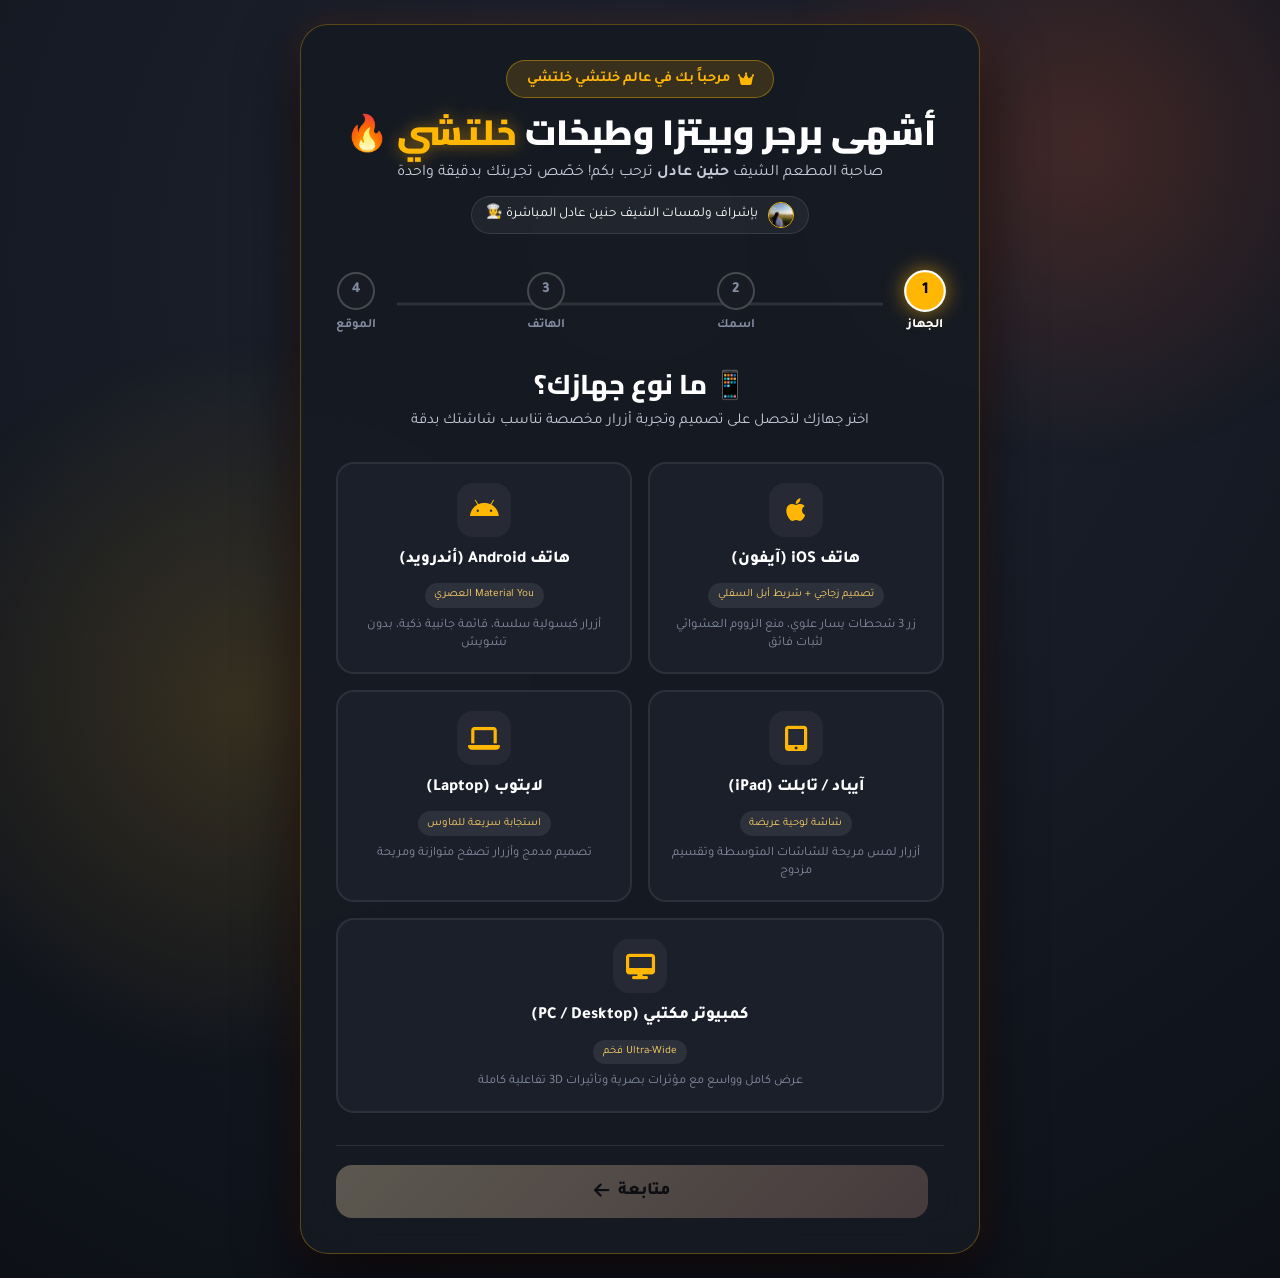
<file: menu.html>
<!DOCTYPE html>
<html lang="ar" dir="rtl">
<head>
  <meta charset="UTF-8">
  <meta name="viewport" content="width=device-width, initial-scale=1.0">
  <title>قائمة الطعام | خلتشي خلتشي</title>
  <link rel="preconnect" href="https://fonts.googleapis.com">
  <link rel="preconnect" href="https://fonts.gstatic.com" crossorigin>
  <link href="https://fonts.googleapis.com/css2?family=Cairo:wght@400;600;700;800;900&family=Tajawal:wght@300;400;500;700;800;900&family=Rubik:wght@400;700;900&display=swap" rel="stylesheet">
  <link rel="stylesheet" href="https://cdnjs.cloudflare.com/ajax/libs/font-awesome/6.5.1/css/all.min.css" crossorigin="anonymous">
  <link rel="stylesheet" href="css/food.css">
</head>
<body>

  <!-- NAVBAR -->
  <header class="navbar" id="navbar">
    <div class="container nav-container">
      <a href="index.html" class="brand-logo">
        <div class="brand-icon-wrapper"><i class="fas fa-burger"></i></div>
        <div class="brand-text">
          <span class="brand-name"><span>خلتشي</span> خلتشي</span>
          <span class="brand-slogan">أكل بجنن • طعم لا يُنسى</span>
        </div>
      </a>
      <nav class="nav-menu" id="navMenu">
        <a href="index.html" class="nav-link"><i class="fas fa-home"></i> الرئيسية</a>
        <a href="menu.html" class="nav-link active"><i class="fas fa-utensils"></i> القائمة</a>
        <a href="search.html" class="nav-link"><i class="fas fa-search"></i> بحث</a>
        <a href="pizza-maker.html" class="nav-link"><i class="fas fa-pizza-slice"></i> صمم بيتزتك</a>
        <a href="burger-maker.html" class="nav-link"><i class="fas fa-burger"></i> صمم برجرك</a>
        <a href="cart.html" class="nav-link"><i class="fas fa-bag-shopping"></i> سلة الطلب</a>
        <a href="offers.html" class="nav-link"><i class="fas fa-tags"></i> العروض</a>
        <a href="profile.html" class="nav-link"><i class="fas fa-user-circle"></i> الملف الشخصي</a>
      </nav>
      <div class="nav-actions">
        <button class="btn-sound" id="audioToggle" title="الصوت"><i class="fas fa-volume-up"></i></button>
        <a href="cart.html" class="nav-cart-btn">
          <i class="fas fa-shopping-cart"></i><span>السلة</span>
          <span class="cart-count-badge">0</span>
        </a>
        <button class="mobile-toggle-btn" id="mobileNavToggle"><i class="fas fa-bars"></i></button>
      </div>
    </div>
  </header>

  <!-- PAGE HEADER -->
  <section style="padding: 9rem 1rem 3rem; text-align: center;">
    <div class="container">
      <div style="display: inline-flex; align-items: center; gap: 12px; background: rgba(255,183,3,0.15); border: 1px solid rgba(255,183,3,0.3); border-radius: 40px; padding: 6px 20px; margin-bottom: 1.2rem;">
        <img src="images/chef4.jpg" alt="الشيف حنين عادل" style="width: 38px; height: 38px; border-radius: 50%; object-fit: cover; border: 2px solid #ffb703;" />
        <span style="font-weight: 800; color: #ffb703; font-size: 0.9rem;">بإشراف صاحبة ومؤسسة المطعم الشيف حنين عادل 👩‍🍳</span>
      </div>
      <h1 style="font-size: 3rem; font-weight: 900; margin-bottom: 1rem;">
        🍔 قائمة طعام <span class="highlight">خلتشي خلتشي</span>
      </h1>
      <p style="color: var(--text-secondary); max-width: 680px; margin: 0 auto; font-size: 1.15rem;">
        أكثر من 280 صنفاً من الأكلات المحلية والعالمية، تُحضر طازجة يومياً. اختر فئتك أو اطلب أي وجبة على ذوقك!
      </p>
    </div>
  </section>

  <!-- CATEGORY FILTER -->
  <section style="padding: 0 0 6rem;">
    <div class="container">
      <div class="category-filter-bar" id="menuCategoryFilters" aria-label="تصفية القائمة حسب الفئة"></div>

      <div class="menu-tools">
        <label class="menu-search-field">
          <span><i class="fas fa-search" aria-hidden="true"></i> ابحث في الأكلات</span>
          <input id="menuSearchInput" type="search" placeholder="مثال: شاورما، شوربة عدس..." autocomplete="off">
        </label>
        <label class="menu-sort-field">
          <span><i class="fas fa-arrow-down-wide-short" aria-hidden="true"></i> ترتيب النتائج</span>
          <select id="menuSortSelect">
            <option value="recommended">الترتيب المقترح</option>
            <option value="price-asc">السعر: من الأقل للأعلى</option>
            <option value="price-desc">السعر: من الأعلى للأقل</option>
            <option value="calories-asc">السعرات: الأقل أولاً</option>
            <option value="name">الاسم: أ إلى ي</option>
          </select>
        </label>
        <div class="menu-quick-filters" aria-label="خيارات سريعة">
          <label><input id="menuVegetarianFilter" type="checkbox"> <i class="fas fa-seedling" aria-hidden="true"></i> نباتي</label>
          <label><input id="menuLightFilter" type="checkbox"> <i class="fas fa-leaf" aria-hidden="true"></i> 500 سعرة أو أقل</label>
          <button id="clearMenuFilters" type="button"><i class="fas fa-rotate-left" aria-hidden="true"></i> مسح الفلاتر</button>
        </div>
        <p class="menu-result-count" id="menuResultCount" role="status" aria-live="polite"></p>
      </div>

      <div class="menu-grid" id="fullMenuGrid">
        <!-- Rendered by JS -->
      </div>
      <div class="menu-load-more-wrap">
        <button id="loadMoreMenuItems" type="button" class="btn-primary">
          <i class="fas fa-chevron-down" aria-hidden="true"></i> عرض المزيد
        </button>
      </div>
    </div>
  </section>

  <!-- BUILDER SPOTLIGHT SECTION (RELOCATED FROM HOME) -->
  <section class="section" id="custom-builders" style="background: linear-gradient(180deg, transparent, rgba(255,87,34,0.06), transparent); padding: 5rem 0;">
    <div class="container">
      <div class="section-title">
        <span class="badge badge-gold"><i class="fas fa-wand-magic-sparkles"></i> صمم وجبتك على ذوقك</span>
        <h2>أجنحة التصميم التفاعلية الخاصة بـ <span>خلتشي خلتشي</span></h2>
        <p>إذا لم تجد ما يناسبك في القائمة، اصنع وصفتك الخاصة مكوّناً بمكوّن وتحت إشراف الشيف حنين عادل!</p>
      </div>

      <div style="display: grid; grid-template-columns: repeat(auto-fit, minmax(320px, 1fr)); gap: 2rem; margin-top: 2rem;">
        
        <!-- PIZZA STUDIO CARD -->
        <div class="card-3d" style="background: var(--surface-card); border: 1px solid rgba(255,183,3,0.25); border-radius: var(--radius-lg); padding: 2.5rem; display: flex; flex-direction: column; justify-content: space-between; position: relative; overflow: hidden; box-shadow: 0 15px 40px rgba(0,0,0,0.5);">
          <div style="position: absolute; top: -30px; left: -30px; width: 140px; height: 140px; background: radial-gradient(circle, rgba(255,183,3,0.15) 0%, transparent 70%);"></div>
          <div>
            <div style="display: flex; align-items: center; justify-content: space-between; margin-bottom: 1.5rem;">
              <span class="badge badge-gold" style="font-size: 0.85rem;"><i class="fas fa-fire"></i> تفاعلي 100%</span>
              <img src="images/chef2.jpg" alt="الشيف حنين - بيتزا" style="width: 48px; height: 48px; border-radius: 50%; object-fit: cover; border: 2px solid #ffb703;" />
            </div>
            <div style="font-size: 3.5rem; margin-bottom: 1rem;">🍕</div>
            <h3 style="font-size: 1.8rem; font-weight: 900; margin-bottom: 0.8rem; color: #fff;">ستوديو تحضير البيتزا</h3>
            <p style="color: var(--text-secondary); line-height: 1.7; font-size: 0.95rem; margin-bottom: 1.5rem;">
              اختر نوع العجينة (إيطالية رفيعة أو محشية أطراف)، صلصة الطماطم السرية، جبنة الموزاريلا، وأضف الخضار واللحوم على لوحة تفاعلية مباشرة ثم حمّرها في الفرن الحجري!
            </p>
            <ul style="list-style: none; padding: 0; margin-bottom: 2rem; color: rgba(255,255,255,0.75); font-size: 0.88rem; display: flex; flex-direction: column; gap: 8px;">
              <li><i class="fas fa-check-circle" style="color: #ffb703; margin-left: 8px;"></i> كانفاس تفاعلي لإضافة المكونات بالنقر</li>
              <li><i class="fas fa-check-circle" style="color: #ffb703; margin-left: 8px;"></i> حساب فوري للسعرات الحرارية والسعر</li>
              <li><i class="fas fa-check-circle" style="color: #ffb703; margin-left: 8px;"></i> تسمية البيتزا باسمك وإرسالها لمطبخ الشيف</li>
            </ul>
          </div>
          <a href="pizza-maker.html" class="btn-primary btn-gold" style="width: 100%; justify-content: center; font-size: 1.05rem; padding: 1rem;">
            <i class="fas fa-pizza-slice"></i> <span>ابدأ تصميم بيتزتك الآن</span>
          </a>
        </div>

        <!-- BURGER LAB CARD -->
        <div class="card-3d" style="background: var(--surface-card); border: 1px solid rgba(255,87,34,0.3); border-radius: var(--radius-lg); padding: 2.5rem; display: flex; flex-direction: column; justify-content: space-between; position: relative; overflow: hidden; box-shadow: 0 15px 40px rgba(0,0,0,0.5);">
          <div style="position: absolute; top: -30px; left: -30px; width: 140px; height: 140px; background: radial-gradient(circle, rgba(255,87,34,0.2) 0%, transparent 70%);"></div>
          <div>
            <div style="display: flex; align-items: center; justify-content: space-between; margin-bottom: 1.5rem;">
              <span class="badge badge-fire" style="font-size: 0.85rem;"><i class="fas fa-layer-group"></i> طبقة بطبقة</span>
              <img src="images/chef5.jpg" alt="الشيف حنين - برجر" style="width: 48px; height: 48px; border-radius: 50%; object-fit: cover; border: 2px solid #ff5722;" />
            </div>
            <div style="font-size: 3.5rem; margin-bottom: 1rem;">🍔</div>
            <h3 style="font-size: 1.8rem; font-weight: 900; margin-bottom: 0.8rem; color: #fff;">مختبر تركيب البرجر</h3>
            <p style="color: var(--text-secondary); line-height: 1.7; font-size: 0.95rem; margin-bottom: 1.5rem;">
              ابنِ برجرك بطبقات ثلاثية الأبعاد: اختر نوع الخبز (بريوش أو سمسم)، نوع شريحة اللحم أو الدجاج المقرمش، كمية الجبن السائل، الصوصات الحارة والباردة، والإضافات الخاصة!
            </p>
            <ul style="list-style: none; padding: 0; margin-bottom: 2rem; color: rgba(255,255,255,0.75); font-size: 0.88rem; display: flex; flex-direction: column; gap: 8px;">
              <li><i class="fas fa-check-circle" style="color: #ff5722; margin-left: 8px;"></i> رؤية الطبقات تسقط بشكل مرئي في الصحن</li>
              <li><i class="fas fa-check-circle" style="color: #ff5722; margin-left: 8px;"></i> اختيار درجة الاستواء والصلصات التوقيعية</li>
              <li><i class="fas fa-check-circle" style="color: #ff5722; margin-left: 8px;"></i> إرسال الوصفة مباشرة للشيفة حنين لتحضيرها</li>
            </ul>
          </div>
          <a href="burger-maker.html" class="btn-primary" style="width: 100%; justify-content: center; font-size: 1.05rem; padding: 1rem;">
            <i class="fas fa-burger"></i> <span>ادخل مختبر البرجر الآن</span>
          </a>
        </div>

      </div>
    </div>
  </section>

  <!-- FOOTER -->
  <footer>
    <div class="container footer-grid">
      <div class="footer-col">
        <div class="brand-logo" style="margin-bottom: 1.2rem;">
          <div class="brand-icon-wrapper" style="width:44px;height:44px;"><i class="fas fa-burger" style="color:#fff;font-size:1.3rem;"></i></div>
          <div class="brand-text"><span class="brand-name"><span>خلتشي</span> خلتشي</span></div>
        </div>
        <p style="color: var(--text-secondary); font-size: 0.95rem;">مطعم متخصص بأشهى البرجر والبيتزا بمكونات طازجة.</p>
      </div>
      <div class="footer-col">
        <h4>قائمتنا</h4>
        <ul class="footer-links">
          <li><a href="menu.html?cat=burgers"><i class="fas fa-chevron-left"></i> برجر</a></li>
          <li><a href="menu.html?cat=pizzas"><i class="fas fa-chevron-left"></i> بيتزا</a></li>
          <li><a href="menu.html?cat=chicken"><i class="fas fa-chevron-left"></i> دجاج</a></li>
          <li><a href="menu.html?cat=sides"><i class="fas fa-chevron-left"></i> جانبيات</a></li>
        </ul>
      </div>
      <div class="footer-col">
        <h4>خدماتنا</h4>
        <ul class="footer-links">
          <li><a href="pizza-maker.html"><i class="fas fa-chevron-left"></i> صمّم بيتزتك</a></li>
          <li><a href="burger-maker.html"><i class="fas fa-chevron-left"></i> اصنع برجرك</a></li>
          <li><a href="cart.html"><i class="fas fa-chevron-left"></i> سلة الطلب</a></li>
          <li><a href="offers.html"><i class="fas fa-chevron-left"></i> العروض</a></li>
        </ul>
      </div>
      <div class="footer-col">
        <h4>تواصل معنا</h4>
        <p style="color: var(--text-secondary);"><i class="fas fa-phone" style="color: var(--cheddar-gold); margin-left: 0.5rem;"></i> 0796-KHALTCHI</p>
        <p style="color: var(--text-secondary); margin-top: 0.6rem;"><i class="fas fa-clock" style="color: var(--fresh-green); margin-left: 0.5rem;"></i> 11 ص – 2 ص كل الأيام</p>
      </div>
    </div>
    <div class="container footer-bottom">
      <p>© 2026 خلتشي خلتشي 🍔🍕 | صُنع بحب ولحم أنجوس طازج</p>
    </div>
  </footer>

  <script src="js/profile-manager.js"></script>
  <script src="js/food-data.js"></script>
  <script src="js/food-audio.js"></script>
  <script src="js/search-engine.js"></script>
  <script src="js/cart-tracker.js"></script>
  <script src="js/customizer.js"></script>
  <script src="js/food-main.js"></script>
  <script>
  const MENU_FILTERS = [
    { id: 'all', label: 'الكل', icon: 'fa-th-large', categories: null },
    { id: 'burgers', label: 'برغر وسندويشات', icon: 'fa-burger', categories: ['برجر', 'سندويشات'] },
    { id: 'pizzas', label: 'بيتزا ومعجنات', icon: 'fa-pizza-slice', categories: ['بيتزا', 'معجنات'] },
    { id: 'chicken', label: 'الدجاج', icon: 'fa-drumstick-bite', categories: ['دجاج'] },
    { id: 'rice', label: 'الأرز والطبخات', icon: 'fa-bowl-rice', categories: ['أرز وطبخات'] },
    { id: 'arabic', label: 'أكلات عربية', icon: 'fa-earth-asia', categories: ['أكلات أردنية وعربية'] },
    { id: 'grills', label: 'المشاوي', icon: 'fa-fire', categories: ['مشاوي'] },
    { id: 'shawarma', label: 'الشاورما', icon: 'fa-utensils', categories: ['شاورما'] },
    { id: 'sides', label: 'مقبلات وسناكات', icon: 'fa-utensils', categories: ['مقبلات', 'سناكات'] },
    { id: 'mexican', label: 'مكسيكي', icon: 'fa-pepper-hot', categories: ['مكسيكي'] },
    { id: 'italian', label: 'إيطالي وباستا', icon: 'fa-utensils', categories: ['إيطالي'] },
    { id: 'asian', label: 'آسيوي', icon: 'fa-bowl-food', categories: ['آسيوي'] },
    { id: 'seafood', label: 'مأكولات بحرية', icon: 'fa-fish', categories: ['مأكولات بحرية'] },
    { id: 'world', label: 'طبخات عالمية', icon: 'fa-earth-americas', categories: ['طبخات عالمية'] },
    { id: 'sweets', label: 'حلويات', icon: 'fa-cookie-bite', categories: ['حلويات'] },
    { id: 'drinks', label: 'مشروبات', icon: 'fa-glass-water', categories: ['مشروبات'] },
    { id: 'salads', label: 'سلطات', icon: 'fa-leaf', categories: ['سلطات'] },
    { id: 'soups', label: 'شوربات', icon: 'fa-mug-hot', categories: ['شوربات'] },
    { id: 'breakfast', label: 'فطور', icon: 'fa-egg', categories: ['فطور'] },
    { id: 'vegetarian', label: 'أطباق نباتية', icon: 'fa-seedling', categories: ['نباتي'] },
  ];
  const LEGACY_CATEGORY_ALIASES = { pasta: 'italian' };
  const MENU_PAGE_SIZE = 24;
  let activeMenuCategory = 'all';
  let activeMenuPage = 1;

  document.addEventListener('DOMContentLoaded', () => {
    const urlParams = new URLSearchParams(window.location.search);
    const requestedCategory = LEGACY_CATEGORY_ALIASES[urlParams.get('cat')] || urlParams.get('cat') || 'all';
    activeMenuCategory = MENU_FILTERS.some(filter => filter.id === requestedCategory) ? requestedCategory : 'all';
    renderMenuFilters(activeMenuCategory);
    document.getElementById('menuSearchInput').addEventListener('input', resetMenuPage);
    document.getElementById('menuSortSelect').addEventListener('change', resetMenuPage);
    document.getElementById('menuVegetarianFilter').addEventListener('change', resetMenuPage);
    document.getElementById('menuLightFilter').addEventListener('change', resetMenuPage);
    document.getElementById('loadMoreMenuItems').addEventListener('click', () => {
      activeMenuPage++;
      renderMenuCategory(activeMenuCategory);
    });
    document.getElementById('clearMenuFilters').addEventListener('click', () => {
      document.getElementById('menuSearchInput').value = '';
      document.getElementById('menuSortSelect').value = 'recommended';
      document.getElementById('menuVegetarianFilter').checked = false;
      document.getElementById('menuLightFilter').checked = false;
      resetMenuPage();
      document.getElementById('menuSearchInput').focus();
    });
    renderMenuCategory(activeMenuCategory);
  });

  function renderMenuFilters(activeCategory) {
    const container = document.getElementById('menuCategoryFilters');
    container.innerHTML = '';
    MENU_FILTERS.forEach(filter => {
      const button = document.createElement('button');
      button.type = 'button';
      button.className = `cat-btn${filter.id === activeCategory ? ' active' : ''}`;
      button.dataset.category = filter.id;
      button.innerHTML = `<i class="fas ${filter.icon}"></i> ${filter.label}`;
      button.addEventListener('click', () => {
        activeMenuCategory = filter.id;
        activeMenuPage = 1;
        renderMenuFilters(filter.id);
        renderMenuCategory(filter.id);
      });
      container.appendChild(button);
    });
  }

  function renderMenuCategory(cat) {
    const grid = document.getElementById('fullMenuGrid');
    const loadMoreButton = document.getElementById('loadMoreMenuItems');
    const filter = MENU_FILTERS.find(item => item.id === cat) || MENU_FILTERS[0];
    const categoryItems = filter.categories
      ? SEARCH_DB.filter(item => filter.categories.includes(item.category))
      : SEARCH_DB;
    const query = normalizeMenuText(document.getElementById('menuSearchInput').value.trim());
    const vegetarianOnly = document.getElementById('menuVegetarianFilter').checked;
    const lightOnly = document.getElementById('menuLightFilter').checked;
    const sortBy = document.getElementById('menuSortSelect').value;
    let items = categoryItems.filter(item => {
      const searchableText = normalizeMenuText([
        item.name, item.nameEn, item.category, item.desc, ...(item.tags || [])
      ].join(' '));
      const matchesQuery = !query || searchableText.includes(query);
      const matchesVegetarian = !vegetarianOnly || item.category === 'نباتي' || (item.tags || []).includes('نباتي');
      const matchesCalories = !lightOnly || (Number.isFinite(Number(item.cal)) && Number(item.cal) <= 500);
      return matchesQuery && matchesVegetarian && matchesCalories;
    });

    if (sortBy === 'price-asc') items.sort((a, b) => a.price - b.price);
    if (sortBy === 'price-desc') items.sort((a, b) => b.price - a.price);
    if (sortBy === 'calories-asc') items.sort((a, b) => a.cal - b.cal);
    if (sortBy === 'name') items.sort((a, b) => a.name.localeCompare(b.name, 'ar'));

    const visibleItems = items.slice(0, activeMenuPage * MENU_PAGE_SIZE);
    grid.innerHTML = '';
    document.getElementById('menuResultCount').textContent =
      `عرض ${visibleItems.length} من ${items.length} صنف`;
    loadMoreButton.hidden = visibleItems.length >= items.length;
    if (!items.length) {
      grid.innerHTML = '<p style="color:rgba(255,255,255,.65);text-align:center;grid-column:1/-1;padding:40px;">ما لقينا أكلات مطابقة. جرّب كلمة ثانية أو امسح الفلاتر.</p>';
      return;
    }

    visibleItems.forEach(item => {
      const colors = CAT_COLORS[item.category] || ['#555','#777'];
      const card = document.createElement('div');
      card.style.cssText = 'background:#151c28;border-radius:18px;overflow:hidden;border:1px solid rgba(255,255,255,.07);transition:.35s;cursor:pointer;';
      card.onmouseenter = () => { card.style.transform = 'translateY(-6px)'; card.style.boxShadow = '0 18px 45px rgba(0,0,0,.55)'; card.style.borderColor = 'rgba(255,183,3,.2)'; };
      card.onmouseleave = () => { card.style.transform = ''; card.style.boxShadow = ''; card.style.borderColor = 'rgba(255,255,255,.07)'; };

      card.innerHTML = `
        <div style="position:relative;height:180px;overflow:hidden;background:#1e2535;" onclick="openMenuModal('${item.id}')">
          <img src="${item.img}" alt="${item.name}" loading="lazy" style="width:100%;height:100%;object-fit:cover;display:block;transition:.5s;"
            onerror="this.style.display='none';this.nextElementSibling.style.opacity='1'"
            onmouseover="this.style.transform='scale(1.08)'" onmouseout="this.style.transform=''"/>
          <div style="position:absolute;inset:0;display:flex;align-items:center;justify-content:center;font-size:3.5rem;opacity:0;transition:.3s;">${item.emoji}</div>
          <span style="position:absolute;top:9px;right:9px;background:${colors[0]}bb;color:#fff;padding:3px 10px;border-radius:14px;font-size:.68rem;font-weight:700;backdrop-filter:blur(8px);">${item.category}</span>
          <span style="position:absolute;bottom:9px;left:9px;background:rgba(0,0,0,.7);backdrop-filter:blur(8px);border-radius:12px;padding:4px 11px;font-size:.88rem;font-weight:900;color:#ffb703;border:1px solid rgba(255,183,3,.2);">${item.price.toFixed(2)} د.أ</span>
        </div>
        <div style="padding:13px 15px 15px;">
          <div style="font-size:.98rem;font-weight:800;margin-bottom:4px;">${item.name}</div>
          <div style="font-size:.74rem;color:rgba(255,255,255,.5);margin-bottom:10px;display:-webkit-box;-webkit-line-clamp:2;-webkit-box-orient:vertical;overflow:hidden;line-height:1.5;">${item.desc}</div>
          <div style="display:flex;align-items:center;gap:8px;margin-bottom:11px;font-size:.7rem;color:rgba(255,255,255,.4);">
            <span>🔥 ${item.cal} سعرة</span><span>•</span><span>⭐ 4.8</span>
          </div>
          <div style="display:grid;grid-template-columns:1fr 1fr;gap:7px;">
            <button onclick="orderNormalItem(${JSON.stringify(item).replace(/"/g, '&quot;')})" style="background:linear-gradient(135deg,#d90429,#ff5722);color:#fff;border:none;padding:9px 7px;border-radius:11px;font-family:'Cairo',sans-serif;font-weight:700;font-size:.8rem;cursor:pointer;display:flex;align-items:center;justify-content:center;gap:5px;transition:.3s;" onmouseover="this.style.transform='scale(1.04)'" onmouseout="this.style.transform=''">
              <i class="fas fa-cart-plus"></i> طلب عادي
            </button>
            <button onclick="openCustomizeModal(${JSON.stringify(item).replace(/"/g, '&quot;')})" style="background:rgba(255,183,3,.12);color:#ffb703;border:1px solid rgba(255,183,3,.35);padding:9px 7px;border-radius:11px;font-family:'Cairo',sans-serif;font-weight:700;font-size:.8rem;cursor:pointer;display:flex;align-items:center;justify-content:center;gap:5px;transition:.3s;" onmouseover="this.style.background='rgba(255,183,3,.22)'" onmouseout="this.style.background='rgba(255,183,3,.12)'">
              <i class="fas fa-magic"></i> على ذوقك ✨
            </button>
          </div>
        </div>`;
      grid.appendChild(card);
    });
  }

  function resetMenuPage() {
    activeMenuPage = 1;
    renderMenuCategory(activeMenuCategory);
  }

  function normalizeMenuText(value) {
    return value.toLocaleLowerCase('ar')
      .normalize('NFD')
      .replace(/[\u064B-\u065F\u0670]/g, '')
      .replace(/[أإآ]/g, 'ا')
      .replace(/ى/g, 'ي');
  }

  function menuAddToCart(id) {
    const item = SEARCH_DB.find(i => i.id === id);
    if (!item) return;
    addKhaltchiCartItem(item);
  }

  function openMenuModal(id) {
    window.location.href = 'search.html?q=' + encodeURIComponent(SEARCH_DB.find(i=>i.id===id)?.name || '');
  }
  </script>
</body>
</html>
</file>
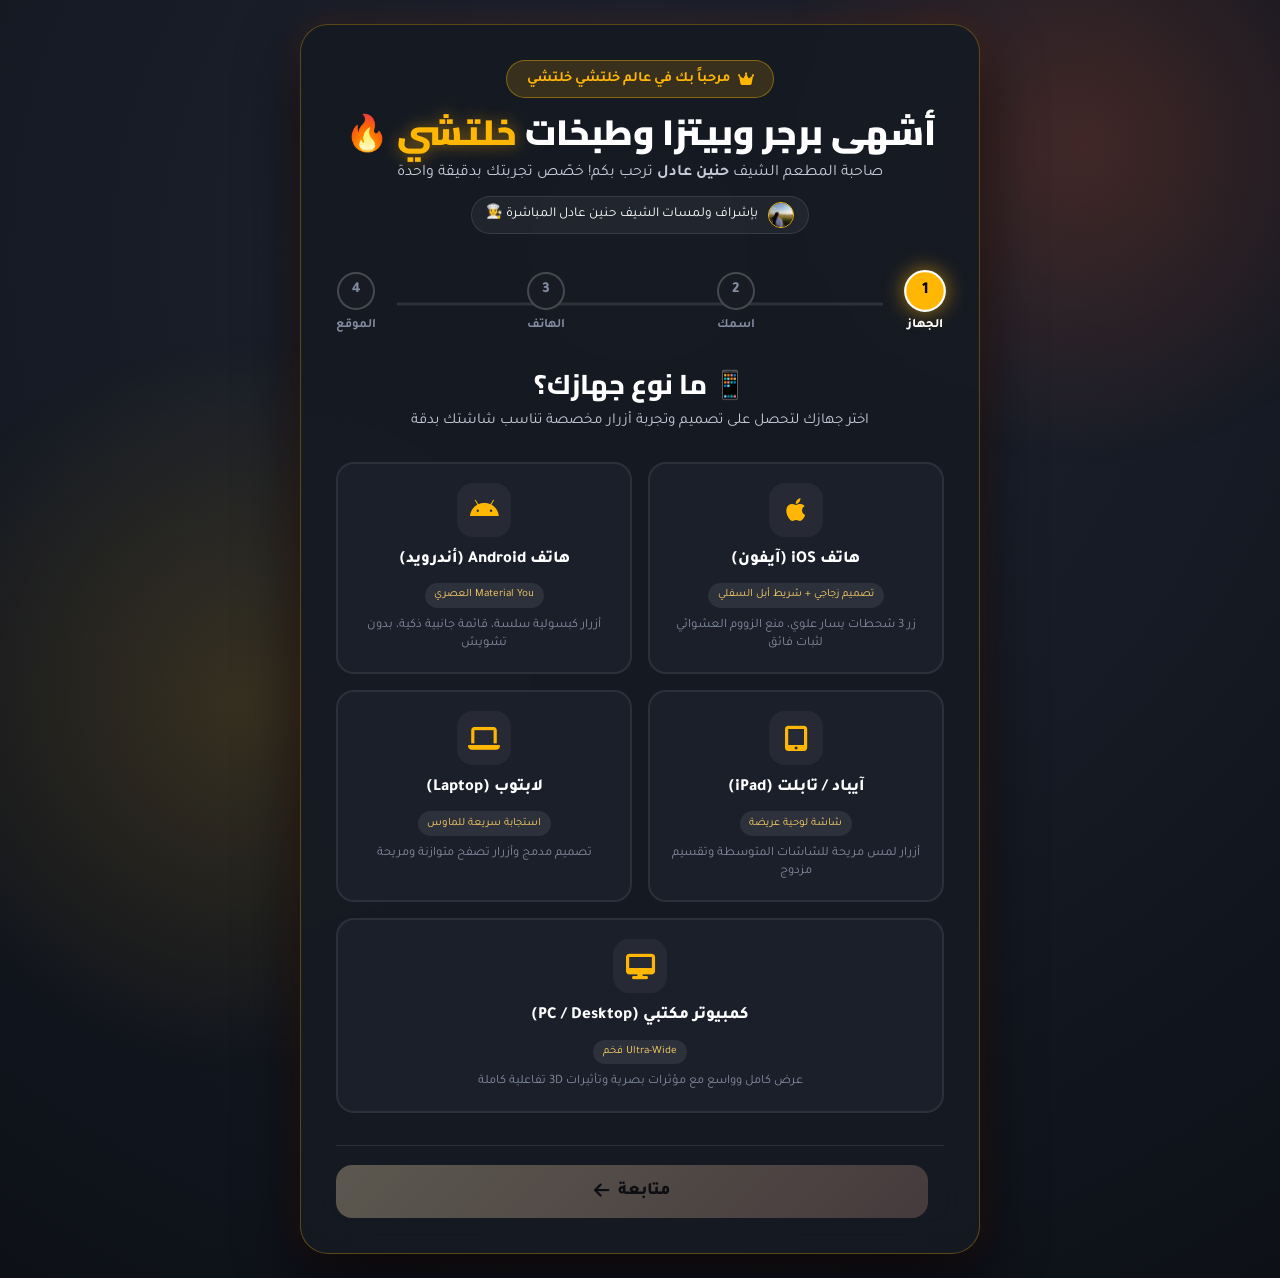
<file: offers.html>
<!DOCTYPE html>
<html lang="ar" dir="rtl">
<head>
  <meta charset="UTF-8"/>
  <meta name="viewport" content="width=device-width, initial-scale=1.0"/>
  <title>العروض والخصومات – خلتشي خلتشي</title>
  <link rel="preconnect" href="https://fonts.googleapis.com"/>
  <link href="https://fonts.googleapis.com/css2?family=Cairo:wght@400;600;700;900&family=Tajawal:wght@400;500;700;800&display=swap" rel="stylesheet"/>
  <link rel="stylesheet" href="https://cdnjs.cloudflare.com/ajax/libs/font-awesome/6.5.0/css/all.min.css"/>
  <link rel="stylesheet" href="css/food.css"/>
  <style>
    :root{--red:#d90429;--orange:#ff5722;--gold:#ffb703;--dark:#101216;--dark2:#181c24;--dark3:#1f242f;--card-bg:#1a1f2b;}
    *{box-sizing:border-box;margin:0;padding:0;}
    body{background:var(--dark);color:#fff;font-family:'Cairo',sans-serif;overflow-x:hidden;}

    /* NAV */
    .food-nav{position:fixed;top:0;left:0;right:0;z-index:999;padding:14px 32px;display:flex;align-items:center;justify-content:space-between;background:rgba(16,18,22,.92);backdrop-filter:blur(18px);border-bottom:1px solid rgba(255,183,3,.15);}
    .nav-brand{font-size:1.6rem;font-weight:900;color:#fff;text-decoration:none;}
    .nav-brand span{color:var(--gold);}
    .nav-links{display:flex;gap:20px;list-style:none;}
    .nav-links a{color:rgba(255,255,255,.8);text-decoration:none;font-weight:600;font-size:.9rem;transition:.3s;padding:6px 14px;border-radius:30px;}
    .nav-links a:hover,.nav-links a.active{color:var(--gold);background:rgba(255,183,3,.12);}
    .nav-cart-btn{background:linear-gradient(135deg,var(--red),var(--orange));color:#fff;border:none;padding:10px 22px;border-radius:30px;font-family:'Cairo',sans-serif;font-weight:700;cursor:pointer;display:flex;align-items:center;gap:8px;transition:.3s;text-decoration:none;}
    .nav-cart-btn:hover{transform:scale(1.05);}
    .cart-count{background:#fff;color:var(--red);border-radius:50%;width:20px;height:20px;display:flex;align-items:center;justify-content:center;font-size:.7rem;font-weight:900;}

    /* HERO */
    .offers-hero{margin-top:72px;background:linear-gradient(135deg,#0d0d0d,#1a0028,#0d0d0d);padding:60px 32px;text-align:center;position:relative;overflow:hidden;}
    .offers-hero::before{content:'🎉🎁💎🔥⭐';font-size:80px;position:absolute;width:300%;top:50%;left:-100%;transform:translateY(-50%);opacity:.04;white-space:nowrap;animation:offersBgScroll 15s linear infinite;}
    @keyframes offersBgScroll{from{transform:translateY(-50%) translateX(0);}to{transform:translateY(-50%) translateX(-33.33%);}}
    .offers-hero h1{font-size:clamp(2rem,5vw,3.5rem);font-weight:900;margin-bottom:12px;position:relative;z-index:1;}
    .offers-hero h1 span{color:var(--gold);}
    .offers-hero p{color:rgba(255,255,255,.65);font-size:1rem;position:relative;z-index:1;}

    /* CONTENT */
    .offers-content{max-width:1100px;margin:0 auto;padding:40px 24px;}

    /* SECTION TITLE */
    .sec-title{font-size:1.4rem;font-weight:900;margin-bottom:24px;display:flex;align-items:center;gap:12px;}
    .sec-title::after{content:'';flex:1;height:2px;background:linear-gradient(to left,transparent,rgba(255,183,3,.3));}

    /* PROMO CODES GRID */
    .promo-grid{display:grid;grid-template-columns:repeat(auto-fill,minmax(250px,1fr));gap:16px;margin-bottom:48px;}
    .promo-card{border-radius:20px;padding:24px;position:relative;overflow:hidden;cursor:pointer;transition:.3s;border:1px solid rgba(255,255,255,.08);}
    .promo-card:hover{transform:translateY(-4px);box-shadow:0 16px 40px rgba(0,0,0,.4);}
    .promo-card::before{content:'';position:absolute;top:-30px;left:-30px;width:120px;height:120px;border-radius:50%;background:rgba(255,255,255,.04);}
    .promo-card::after{content:'';position:absolute;bottom:-20px;right:-20px;width:80px;height:80px;border-radius:50%;background:rgba(255,255,255,.03);}
    .promo-emoji{font-size:2.5rem;margin-bottom:12px;display:block;}
    .promo-code-text{font-size:1.4rem;font-weight:900;letter-spacing:2px;margin-bottom:6px;}
    .promo-desc{font-size:.85rem;color:rgba(255,255,255,.65);margin-bottom:16px;}
    .promo-discount{font-size:1rem;font-weight:800;margin-bottom:16px;}
    .btn-copy{background:rgba(255,255,255,.12);border:1px solid rgba(255,255,255,.2);border-radius:30px;padding:8px 20px;color:#fff;font-family:'Cairo',sans-serif;font-weight:700;font-size:.85rem;cursor:pointer;transition:.3s;display:flex;align-items:center;gap:6px;width:fit-content;}
    .btn-copy:hover{background:rgba(255,255,255,.2);}
    .btn-copy.copied{background:rgba(74,222,128,.2);border-color:#4ade80;color:#4ade80;}
    .promo-expires{position:absolute;top:14px;left:14px;background:rgba(0,0,0,.4);border-radius:20px;padding:4px 10px;font-size:.65rem;color:rgba(255,255,255,.5);}

    /* SPIN WHEEL */
    .spin-section{background:var(--card-bg);border-radius:24px;padding:40px;margin-bottom:48px;border:1px solid rgba(255,183,3,.15);text-align:center;}
    .spin-section h2{font-size:1.6rem;font-weight:900;margin-bottom:8px;}
    .spin-section h2 span{color:var(--gold);}
    .spin-section p{color:rgba(255,255,255,.6);margin-bottom:28px;}
    .wheel-container{position:relative;display:inline-block;margin-bottom:20px;}
    #spinWheelCanvas{border-radius:50%;box-shadow:0 0 60px rgba(255,183,3,.3),0 0 120px rgba(255,183,3,.1);display:block;}
    .wheel-pointer{position:absolute;top:-16px;left:50%;transform:translateX(-50%);font-size:2rem;filter:drop-shadow(0 4px 8px rgba(0,0,0,.5));}
    .btn-spin{background:linear-gradient(135deg,var(--red),var(--orange));color:#fff;border:none;padding:14px 40px;border-radius:50px;font-family:'Cairo',sans-serif;font-weight:900;font-size:1.1rem;cursor:pointer;transition:.3s;margin-top:16px;box-shadow:0 6px 24px rgba(217,4,41,.4);}
    .btn-spin:hover:not(:disabled){transform:scale(1.05);}
    .btn-spin:disabled{opacity:.6;cursor:not-allowed;}
    .spin-result{margin-top:20px;font-size:1.1rem;font-weight:800;min-height:36px;color:var(--gold);transition:.3s;}

    /* DEALS GRID */
    .deals-grid{display:grid;grid-template-columns:repeat(auto-fill,minmax(300px,1fr));gap:20px;margin-bottom:48px;}
    .deal-card{background:var(--card-bg);border-radius:20px;overflow:hidden;border:1px solid rgba(255,255,255,.06);transition:.3s;}
    .deal-card:hover{transform:translateY(-5px);box-shadow:0 16px 40px rgba(0,0,0,.4);}
    .deal-card-banner{height:120px;display:flex;align-items:center;justify-content:center;font-size:3.5rem;position:relative;overflow:hidden;}
    .deal-card-banner::before{content:'';position:absolute;inset:0;opacity:.5;}
    .deal-card-body{padding:16px;}
    .deal-card-body h3{font-size:1.1rem;font-weight:800;margin-bottom:6px;}
    .deal-card-body p{font-size:.82rem;color:rgba(255,255,255,.55);margin-bottom:14px;line-height:1.5;}
    .deal-badge{display:inline-flex;align-items:center;gap:6px;background:rgba(217,4,41,.2);border:1px solid var(--red);border-radius:30px;padding:5px 14px;font-size:.8rem;font-weight:700;color:#ff6b6b;margin-bottom:12px;}
    .btn-deal{background:linear-gradient(135deg,var(--red),var(--orange));color:#fff;border:none;padding:10px 20px;border-radius:30px;font-family:'Cairo',sans-serif;font-weight:700;font-size:.85rem;cursor:pointer;transition:.3s;width:100%;display:flex;align-items:center;justify-content:center;gap:6px;}
    .btn-deal:hover{transform:scale(1.02);}

    /* TOAST */
    .toast-popup{position:fixed;bottom:30px;left:50%;transform:translateX(-50%) translateY(100px);background:linear-gradient(135deg,var(--red),var(--orange));color:#fff;padding:14px 28px;border-radius:30px;font-weight:700;font-size:1rem;z-index:9999;transition:.4s;opacity:0;pointer-events:none;}
    .toast-popup.show{opacity:1;transform:translateX(-50%) translateY(0);}

    /* FOOTER */
    .food-footer{background:var(--dark2);border-top:1px solid rgba(255,183,3,.1);padding:40px 32px;text-align:center;margin-top:60px;}
    .footer-brand{font-size:1.5rem;font-weight:900;margin-bottom:12px;}
    .footer-brand span{color:var(--gold);}
    .footer-links{display:flex;justify-content:center;gap:24px;flex-wrap:wrap;margin-bottom:16px;}
    .footer-links a{color:rgba(255,255,255,.5);text-decoration:none;font-size:.85rem;transition:.3s;}
    .footer-links a:hover{color:var(--gold);}
    .footer-copy{color:rgba(255,255,255,.3);font-size:.8rem;}
  </style>
</head>
<body>

<!-- NAVBAR -->
<nav class="food-nav">
  <a href="index.html" class="nav-brand"><span>خلتشي</span> خلتشي</a>
  <ul class="nav-links">
    <li><a href="index.html">الرئيسية</a></li>
    <li><a href="menu.html">القائمة</a></li>
    <li><a href="search.html">🔍 بحث</a></li>
    <li><a href="pizza-maker.html">مطبخ البيتزا</a></li>
    <li><a href="burger-maker.html">مختبر البرجر</a></li>
    <li><a href="offers.html" class="active">العروض</a></li>
    <li><a href="profile.html"><i class="fas fa-user-circle"></i> الملف الشخصي</a></li>
  </ul>
  <a href="cart.html" class="nav-cart-btn">
    <i class="fas fa-shopping-cart"></i> السلة
    <span class="cart-count" id="navCartCount">0</span>
  </a>
</nav>

<!-- HERO -->
<div class="offers-hero">
  <div style="display:inline-flex; align-items:center; gap:12px; background:rgba(255,183,3,.15); border:1px solid rgba(255,183,3,.3); border-radius:30px; padding:6px 20px; margin-bottom:14px; position:relative; z-index:1;">
    <img src="images/chef4.jpg" alt="الشيف حنين عادل" style="width:38px; height:38px; border-radius:50%; object-fit:cover; border:2px solid #ffb703;" />
    <span style="font-size:0.9rem; font-weight:800; color:#ffb703;">عروض حصرية برعاية صاحبة المطعم الشيف حنين عادل 👩‍🍳</span>
  </div>
  <h1>🎁 العروض و<span>الخصومات</span></h1>
  <p>استخدم كودات الخصم، ادوّر العجلة (متاحة مرة كل 5 أيام)، واحصل على صفقات لا تُقاوَم!</p>
</div>

<div class="offers-content">

  <!-- PROMO CODES -->
  <div class="sec-title">🎟️ كودات الخصم</div>
  <div class="promo-grid" id="promoGrid">
    <!-- rendered by JS -->
  </div>

  <!-- SPIN WHEEL -->
  <div class="spin-section">
    <h2>🎡 عجلة <span>الحظ</span></h2>
    <p>ادوّرها وانتظر ما سيطلع! خصومات وجوائز مجانية كل يوم</p>
    <div class="wheel-container">
      <div class="wheel-pointer">🎯</div>
      <canvas id="spinWheelCanvas" width="300" height="300"></canvas>
    </div>
    <br/>
    <button class="btn-spin" id="btnSpinWheel" onclick="spinTheWheel()">
      <i class="fas fa-sync-alt"></i> ادوّر العجلة!
    </button>
    <div class="spin-result" id="spinWheelResult"></div>
    <!-- Cooldown info -->
    <div id="spinCooldownMsg" style="margin-top:14px;font-size:.88rem;color:rgba(255,255,255,.45);min-height:22px;"></div>
  </div>

  <!-- DEALS OF THE WEEK -->
  <div class="sec-title">🔥 عروض الأسبوع مع الشيف حنين عادل</div>
  <div class="deals-grid">
    <div class="deal-card">
      <div class="deal-card-banner" style="height: 140px; overflow: hidden; position: relative;">
        <img src="https://images.unsplash.com/photo-1568901346375-23c9450c58cd?w=600&q=80" alt="وجبة برجر" style="width: 100%; height: 100%; object-fit: cover;" />
        <span style="position: absolute; top: 10px; right: 10px; background: rgba(217,4,41,0.85); color: #fff; padding: 3px 10px; border-radius: 20px; font-size: 0.75rem; font-weight: 800;">🔥 خصم 30%</span>
      </div>
      <div class="deal-card-body">
        <div class="deal-badge"><i class="fas fa-fire"></i> الأكثر مبيعاً</div>
        <h3>وجبة برجر كاملة</h3>
        <p>برجر أنجوس كلاسيك + بطاطس كبيرة + مشروب مثلج — وفر 30% على السعر الأصلي!</p>
        <button class="btn-deal" onclick="goSearch('برجر')"><i class="fas fa-shopping-cart"></i> اطلب الآن</button>
      </div>
    </div>

    <div class="deal-card">
      <div class="deal-card-banner" style="height: 140px; overflow: hidden; position: relative;">
        <img src="https://images.unsplash.com/photo-1565299624946-b28f40a0ae38?w=600&q=80" alt="بيتزا للأسرة" style="width: 100%; height: 100%; object-fit: cover;" />
        <span style="position: absolute; top: 10px; right: 10px; background: rgba(255,183,3,0.9); color: #000; padding: 3px 10px; border-radius: 20px; font-size: 0.75rem; font-weight: 800;">👨‍👩‍👧‍👦 عائلي</span>
      </div>
      <div class="deal-card-body">
        <div class="deal-badge"><i class="fas fa-users"></i> للمجموعات</div>
        <h3>بيتزا للأسرة والأصحاب</h3>
        <p>بيتزتان كبيرتان من اختيارك + 4 مشروبات + صحن سلطة سيزر — وجبة عائلية فاخرة!</p>
        <button class="btn-deal" onclick="goSearch('بيتزا')"><i class="fas fa-shopping-cart"></i> اطلب الآن</button>
      </div>
    </div>

    <div class="deal-card">
      <div class="deal-card-banner" style="height: 140px; overflow: hidden; position: relative;">
        <img src="https://images.unsplash.com/photo-1529006557810-274b9b2fc783?w=600&q=80" alt="شاورما وفلافل" style="width: 100%; height: 100%; object-fit: cover;" />
      </div>
      <div class="deal-card-body">
        <div class="deal-badge"><i class="fas fa-moon"></i> عرض السهرة</div>
        <h3>ميكس شاورما دجاج وفلافل</h3>
        <p>ساندوتش شاورما كبير + فلافل مقرمشة + بطاطس مقلية وثومية — وجبة سريعة مشبعة!</p>
        <button class="btn-deal" onclick="goSearch('شاورما')"><i class="fas fa-shopping-cart"></i> اطلب الآن</button>
      </div>
    </div>

    <div class="deal-card">
      <div class="deal-card-banner" style="height: 140px; overflow: hidden; position: relative;">
        <img src="https://images.unsplash.com/photo-1565958011703-44f9829ba187?w=600&q=80" alt="حلويات" style="width: 100%; height: 100%; object-fit: cover;" />
      </div>
      <div class="deal-card-body">
        <div class="deal-badge"><i class="fas fa-heart"></i> تذوق السعادة</div>
        <h3>طبق حلويات الشيف حنين</h3>
        <p>تشيز كيك التوت + براونيز الشوكولاتة الذائب + وافل بلجيكي — ختام مثالي لأي وجبة!</p>
        <button class="btn-deal" onclick="goSearch('حلويات')"><i class="fas fa-shopping-cart"></i> اطلب الآن</button>
      </div>
    </div>

    <div class="deal-card">
      <div class="deal-card-banner" style="height: 140px; overflow: hidden; position: relative;">
        <img src="https://images.unsplash.com/photo-1546793665-c74683f339c1?w=600&q=80" alt="أكل صحي" style="width: 100%; height: 100%; object-fit: cover;" />
      </div>
      <div class="deal-card-body">
        <div class="deal-badge"><i class="fas fa-leaf"></i> صحي ومتوازن</div>
        <h3>كومبو فتنس دجاج وسلطة</h3>
        <p>صدر دجاج مشوي متبل بالأعشاب + سلطة يونانية بالفيتا + عصير برتقال طبيعي معصور طازج!</p>
        <button class="btn-deal" onclick="goSearch('سلطات')"><i class="fas fa-shopping-cart"></i> اطلب الآن</button>
      </div>
    </div>

    <div class="deal-card">
      <div class="deal-card-banner" style="height: 140px; overflow: hidden; position: relative;">
        <img src="https://images.unsplash.com/photo-1565680018434-b513d5e5fd47?w=600&q=80" alt="مأكولات بحرية" style="width: 100%; height: 100%; object-fit: cover;" />
      </div>
      <div class="deal-card-body">
        <div class="deal-badge"><i class="fas fa-fish"></i> عشاق البحر</div>
        <h3>وليمة المأكولات البحرية</h3>
        <p>جمبري مقلي ذهبي مقرمش + كاليماري + فيليه سمك مشوي مع صوص التارتار والليمون!</p>
        <button class="btn-deal" onclick="goSearch('بحري')"><i class="fas fa-shopping-cart"></i> اطلب الآن</button>
      </div>
    </div>
  </div>

</div>

<!-- FOOTER -->
<footer class="food-footer">
  <div class="footer-brand"><span>خلتشي</span> خلتشي</div>
  <div class="footer-links">
    <a href="index.html">الرئيسية</a>
    <a href="menu.html">القائمة</a>
    <a href="search.html">البحث</a>
    <a href="pizza-maker.html">مطبخ البيتزا</a>
    <a href="cart.html">السلة</a>
  </div>
  <p class="footer-copy">© 2025 خلتشي خلتشي 🍔</p>
</footer>

<div class="toast-popup" id="toastMsg"></div>

<!-- SCRIPTS -->
<script src="js/profile-manager.js"></script>
<script src="js/food-data.js"></script>
<script src="js/food-audio.js"></script>
<script src="js/cart-tracker.js"></script>
<script src="js/customizer.js"></script>
<script src="js/food-main.js"></script>
<script>
document.addEventListener('DOMContentLoaded', () => {
  renderPromoCodes();
  drawWheel();
  updateNavCart();
  // Check cooldown on load
  checkSpinCooldown();
});

function checkSpinCooldown() {
  const FIVE_DAYS = 5 * 24 * 60 * 60 * 1000;
  const lastSpin = localStorage.getItem('khaltchi_last_spin');
  const now = Date.now();
  if (lastSpin && (now - parseInt(lastSpin)) < FIVE_DAYS) {
    const remaining = FIVE_DAYS - (now - parseInt(lastSpin));
    const days = Math.floor(remaining / (24*60*60*1000));
    const hours = Math.floor((remaining % (24*60*60*1000)) / (60*60*1000));
    const mins  = Math.floor((remaining % (60*60*1000)) / 60000);
    document.getElementById('btnSpinWheel').disabled = true;
    document.getElementById('btnSpinWheel').innerHTML = '<i class="fas fa-clock"></i> العجلة مقفولة مؤقتاً';
    document.getElementById('spinCooldownMsg').innerHTML =
      `⏳ تقدر تدور العجلة مرة ثانية بعد: <strong style="color:var(--gold);">${days} يوم، ${hours} ساعة، ${mins} دقيقة</strong>`;
  } else if (lastSpin) {
    document.getElementById('spinCooldownMsg').innerHTML = '🎡 العجلة جاهزة — ادوّرها!';
  }
}

// ===== PROMO CODES =====
function renderPromoCodes() {
  const grid = document.getElementById('promoGrid');
  const codes = [
    { code:'KHALTCHI50', emoji:'🎉', desc:'خصم 50% على أي طلب', discount:'50%', color:['#8B0000','#D2691E'], expires:'31 ديسمبر 2026' },
    { code:'FREEPIZZA', emoji:'🍕', desc:'خصم 8.50 د.أ للطلبات من 15 د.أ فأكثر', discount:'8.50 د.أ', color:['#C0392B','#E74C3C'], expires:'31 ديسمبر 2026' },
    { code:'BURGERLOVER', emoji:'🍔', desc:'خصم 25% على الطلب', discount:'25%', color:['#8B4513','#D2691E'], expires:'31 ديسمبر 2026' },
    { code:'WELCOME', emoji:'🌟', desc:'خصم ترحيبي 15%', discount:'15%', color:['#4A235A','#8E44AD'], expires:'31 ديسمبر 2026' },
  ];

  codes.forEach(c => {
    const el = document.createElement('div');
    el.className = 'promo-card';
    el.style.background = `linear-gradient(135deg,${c.color[0]}55,${c.color[1]}33)`;
    el.style.border = `1px solid ${c.color[1]}33`;
    el.innerHTML = `
      <span class="promo-expires">ينتهي: ${c.expires}</span>
      <span class="promo-emoji">${c.emoji}</span>
      <div class="promo-code-text" style="color:${c.color[1]};">${c.code}</div>
      <div class="promo-desc">${c.desc}</div>
      <div class="promo-discount" style="color:${c.color[1]};">خصم ${c.discount} 🔥</div>
      <button class="btn-copy" id="copy_${c.code}" onclick="copyCode('${c.code}')">
        <i class="fas fa-copy"></i> انسخ الكود
      </button>`;
    grid.appendChild(el);
  });
}

function copyCode(code) {
  navigator.clipboard.writeText(code).catch(() => {});
  const btn = document.getElementById('copy_' + code);
  if (btn) {
    btn.innerHTML = '<i class="fas fa-check"></i> تم النسخ!';
    btn.classList.add('copied');
    setTimeout(() => {
      btn.innerHTML = '<i class="fas fa-copy"></i> انسخ الكود';
      btn.classList.remove('copied');
    }, 2000);
  }
  showToast('✅ تم نسخ كود: ' + code);
}

// ===== SPIN WHEEL =====
const WHEEL_SEGMENTS = [
  { label:'خصم 10%', color:'#d90429', emoji:'🔥' },
  { label:'خصم 20%', color:'#ff5722', emoji:'⭐' },
  { label:'بيتزا مجانية', color:'#E74C3C', emoji:'🍕' },
  { label:'خصم 5%', color:'#8B0000', emoji:'🎁' },
  { label:'مشروب مجاني', color:'#C0392B', emoji:'🥤' },
  { label:'خصم 15%', color:'#ff5722', emoji:'💎' },
  { label:'توصيل مجاني', color:'#d90429', emoji:'🏍️' },
  { label:'خصم 30%', color:'#9B0000', emoji:'🎉' },
];
let spinning = false;
let currentAngle = 0;

function drawWheel(angle = 0) {
  const canvas = document.getElementById('spinWheelCanvas');
  if (!canvas) return;
  const ctx = canvas.getContext('2d');
  const cx = canvas.width / 2, cy = canvas.height / 2, r = cx - 8;
  const sliceAngle = (2 * Math.PI) / WHEEL_SEGMENTS.length;

  ctx.clearRect(0, 0, canvas.width, canvas.height);

  WHEEL_SEGMENTS.forEach((seg, i) => {
    const start = angle + i * sliceAngle;
    const end = start + sliceAngle;

    // Slice
    ctx.beginPath();
    ctx.moveTo(cx, cy);
    ctx.arc(cx, cy, r, start, end);
    ctx.closePath();
    ctx.fillStyle = seg.color;
    ctx.fill();
    ctx.strokeStyle = 'rgba(255,255,255,.15)';
    ctx.lineWidth = 2;
    ctx.stroke();

    // Label
    ctx.save();
    ctx.translate(cx, cy);
    ctx.rotate(start + sliceAngle / 2);
    ctx.textAlign = 'right';
    ctx.fillStyle = '#fff';
    ctx.font = 'bold 11px Cairo, sans-serif';
    ctx.fillText(seg.label, r - 10, 4);
    ctx.font = '14px serif';
    ctx.fillText(seg.emoji, r - 70, 4);
    ctx.restore();
  });

  // Center circle
  ctx.beginPath();
  ctx.arc(cx, cy, 22, 0, 2 * Math.PI);
  ctx.fillStyle = '#101216';
  ctx.fill();
  ctx.strokeStyle = 'rgba(255,183,3,.5)';
  ctx.lineWidth = 3;
  ctx.stroke();
  ctx.fillStyle = '#ffb703';
  ctx.font = 'bold 14px Cairo';
  ctx.textAlign = 'center';
  ctx.fillText('🎡', cx, cy + 5);
}

function spinTheWheel() {
  // ===== 5-DAY COOLDOWN CHECK =====
  const FIVE_DAYS = 5 * 24 * 60 * 60 * 1000;
  const lastSpin = localStorage.getItem('khaltchi_last_spin');
  const now = Date.now();
  if (lastSpin && (now - parseInt(lastSpin)) < FIVE_DAYS) {
    const remaining = FIVE_DAYS - (now - parseInt(lastSpin));
    const days = Math.floor(remaining / (24*60*60*1000));
    const hours = Math.floor((remaining % (24*60*60*1000)) / (60*60*1000));
    const mins  = Math.floor((remaining % (60*60*1000)) / 60000);
    document.getElementById('spinCooldownMsg').innerHTML =
      `⏳ تقدر تدور العجلة مرة ثانية بعد: <strong style="color:var(--gold);">${days} يوم، ${hours} ساعة، ${mins} دقيقة</strong>`;
    showToast('⏳ كمّل ' + days + ' يوم ثم تقدر تدور مرة ثانية!');
    return;
  }
  if (spinning) return;
  spinning = true;
  document.getElementById('btnSpinWheel').disabled = true;
  document.getElementById('spinWheelResult').textContent = '⏳ جارٍ الدوران...';

  const totalSpins = (5 + Math.floor(Math.random() * 5)) * 2 * Math.PI;
  const extraAngle = Math.random() * 2 * Math.PI;
  const targetAngle = currentAngle + totalSpins + extraAngle;
  const duration = 4000;
  const start = performance.now();
  const startAngle = currentAngle;

  function easeOut(t) { return 1 - Math.pow(1 - t, 3); }

  function animate(now) {
    const t = Math.min((now - start) / duration, 1);
    currentAngle = startAngle + (targetAngle - startAngle) * easeOut(t);
    drawWheel(currentAngle);
    if (t < 1) {
      requestAnimationFrame(animate);
    } else {
      currentAngle = currentAngle % (2 * Math.PI);
      spinning = false;
      document.getElementById('btnSpinWheel').disabled = false;
      showResult();
    }
  }
  requestAnimationFrame(animate);
}

function showResult() {
  const sliceAngle = (2 * Math.PI) / WHEEL_SEGMENTS.length;
  const normalizedAngle = (((-currentAngle) % (2 * Math.PI)) + 2 * Math.PI) % (2 * Math.PI);
  const idx = Math.floor(normalizedAngle / sliceAngle) % WHEEL_SEGMENTS.length;
  const seg = WHEEL_SEGMENTS[idx];
  document.getElementById('spinWheelResult').textContent = seg.emoji + ' لقيت: ' + seg.label + '! 🎊';
  showToast(seg.emoji + ' مبروك! حصلت على ' + seg.label);
  // ===== SAVE SPIN TIMESTAMP (5-day cooldown) =====
  localStorage.setItem('khaltchi_last_spin', Date.now().toString());
  document.getElementById('spinCooldownMsg').innerHTML =
    '✅ دورت اليوم! تقدر تدور مرة ثانية بعد <strong style="color:var(--gold);">5 أيام</strong>';
}

function goSearch(q) {
  window.location.href = 'search.html?q=' + encodeURIComponent(q);
}

function updateNavCart() {
  const cart = JSON.parse(localStorage.getItem('khaltchi_cart') || '[]');
  const count = cart.reduce((s, i) => s + i.qty, 0);
  const el = document.getElementById('navCartCount');
  if (el) el.textContent = count;
}

function showToast(msg) {
  const t = document.getElementById('toastMsg');
  t.textContent = msg;
  t.classList.add('show');
  setTimeout(() => t.classList.remove('show'), 3500);
}
</script>
</body>
</html>
</file>
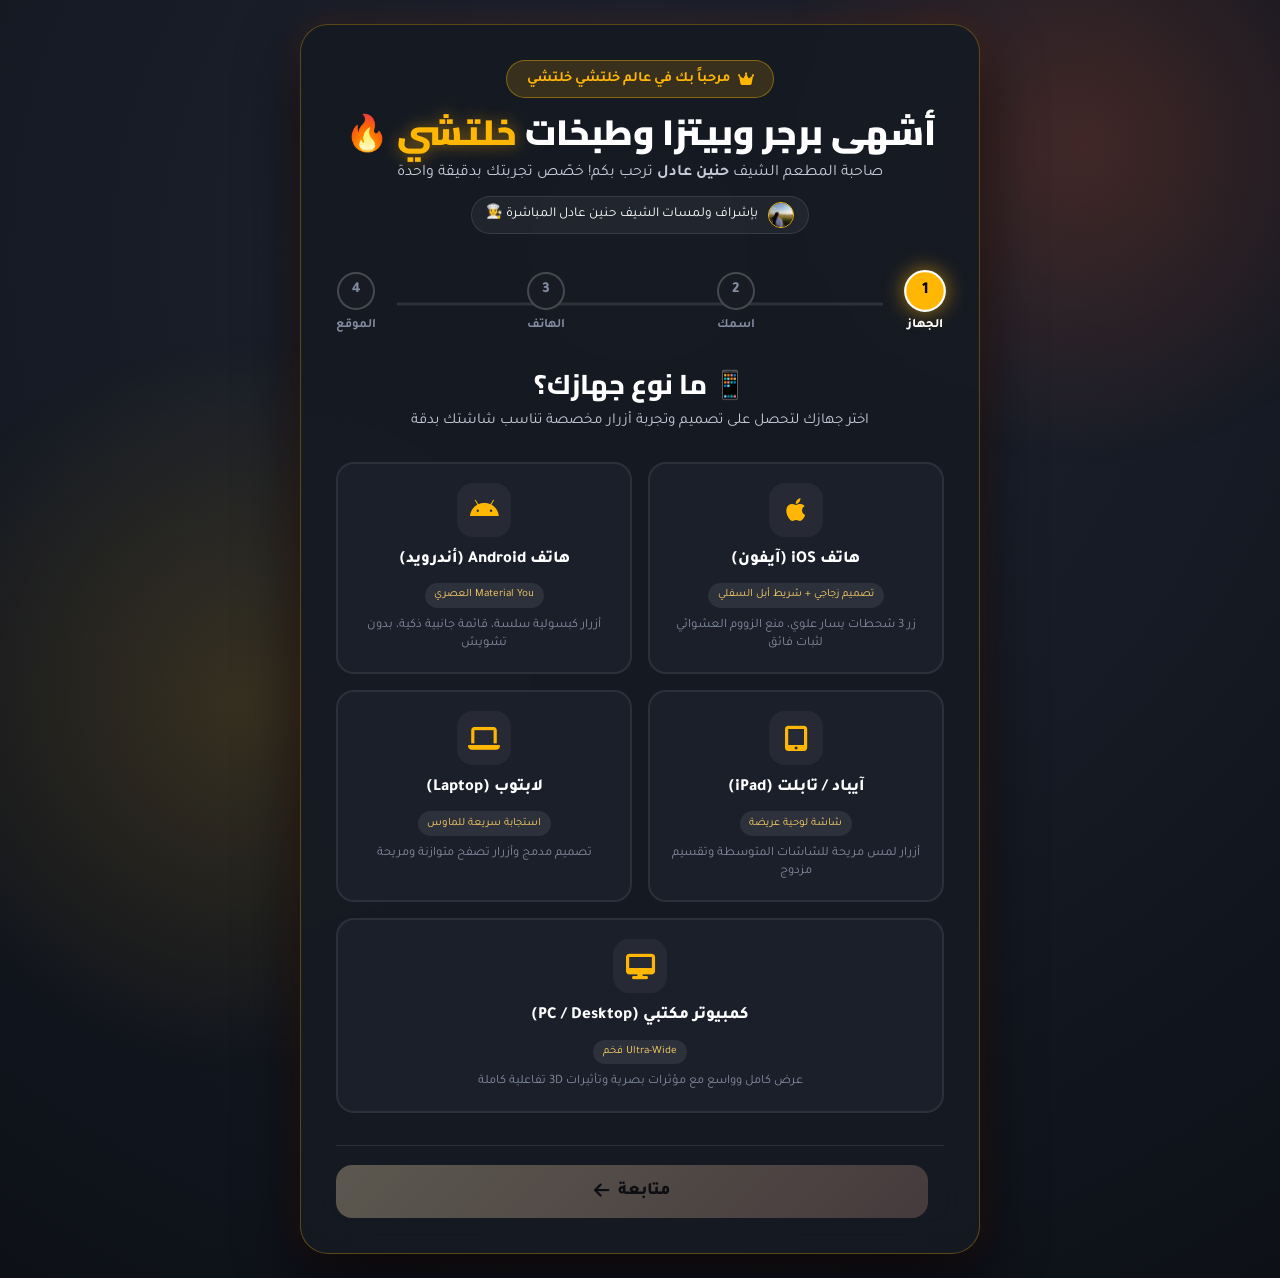
<file: pizza-maker.html>
<!DOCTYPE html>
<html lang="ar" dir="rtl">
<head>
  <meta charset="UTF-8">
  <meta name="viewport" content="width=device-width, initial-scale=1.0">
  <title>🍕 صمّم بيتزتك | خلتشي خلتشي</title>
  <link rel="preconnect" href="https://fonts.googleapis.com">
  <link rel="preconnect" href="https://fonts.gstatic.com" crossorigin>
  <link href="https://fonts.googleapis.com/css2?family=Cairo:wght@400;600;700;800;900&family=Tajawal:wght@300;400;500;700;800;900&family=Rubik:wght@400;700;900&display=swap" rel="stylesheet">
  <link rel="stylesheet" href="https://cdnjs.cloudflare.com/ajax/libs/font-awesome/6.5.1/css/all.min.css" crossorigin="anonymous">
  <link rel="stylesheet" href="css/food.css">
</head>
<body>

  <!-- NAVBAR -->
  <header class="navbar" id="navbar">
    <div class="container nav-container">
      <a href="index.html" class="brand-logo">
        <div class="brand-icon-wrapper"><i class="fas fa-burger"></i></div>
        <div class="brand-text">
          <span class="brand-name"><span>خلتشي</span> خلتشي</span>
          <span class="brand-slogan">أكل بجنن • طعم لا يُنسى</span>
        </div>
      </a>
      <nav class="nav-menu" id="navMenu">
        <a href="index.html" class="nav-link"><i class="fas fa-home"></i> الرئيسية</a>
        <a href="menu.html" class="nav-link"><i class="fas fa-utensils"></i> القائمة</a>
        <a href="search.html" class="nav-link"><i class="fas fa-search"></i> بحث</a>
        <a href="pizza-maker.html" class="nav-link active"><i class="fas fa-pizza-slice"></i> صمم بيتزتك</a>
        <a href="burger-maker.html" class="nav-link"><i class="fas fa-burger"></i> صمم برجرك</a>
        <a href="cart.html" class="nav-link"><i class="fas fa-bag-shopping"></i> سلة الطلب</a>
        <a href="offers.html" class="nav-link"><i class="fas fa-tags"></i> العروض</a>
        <a href="profile.html" class="nav-link"><i class="fas fa-user-circle"></i> الملف الشخصي</a>
      </nav>
      <div class="nav-actions">
        <button class="btn-sound" id="audioToggle" title="الصوت"><i class="fas fa-volume-up"></i></button>
        <a href="cart.html" class="nav-cart-btn">
          <i class="fas fa-shopping-cart"></i><span>السلة</span>
          <span class="cart-count-badge">0</span>
        </a>
        <button class="mobile-toggle-btn" id="mobileNavToggle"><i class="fas fa-bars"></i></button>
      </div>
    </div>
  </header>

  <!-- PIZZA STUDIO -->
  <div class="pizza-studio-container">
    <div class="container">
      <div style="text-align:center; margin-bottom: 3rem;">
        <div style="display:inline-flex; align-items:center; gap:10px; background:rgba(255,183,3,.15); border:1px solid rgba(255,183,3,.3); border-radius:30px; padding:6px 18px; margin-bottom:14px;">
          <img src="images/chef2.jpg" alt="الشيف حنين عادل" style="width:36px; height:36px; border-radius:50%; object-fit:cover; border:2px solid #ffb703;" />
          <span style="font-size:0.88rem; font-weight:800; color:#ffb703;">مطبخ البيتزا بإشراف الشيف حنين عادل 👩‍🍳</span>
        </div>
        <br/>
        <span class="badge badge-fire" style="font-size:1rem; margin-bottom:0.8rem;"><i class="fas fa-wand-magic-sparkles"></i> بيتزا ستوديو التفاعلي</span>
        <h1 style="font-size: 3rem; font-weight: 900; margin-bottom: 0.8rem;">
          🍕 صمّم <span class="highlight">بيتزتك الخاصة</span> من الصفر
        </h1>
        <p style="color: var(--text-secondary); font-size: 1.1rem;">اختر كل مكوّن واضغط على الكانفاس لإضافة الإضافات، ثم حمّر في الفرن!</p>
      </div>

      <div class="pizza-studio-layout">

        <!-- LEFT: Canvas Stage -->
        <div class="pizza-canvas-stage">
          <h3 style="margin-bottom: 1.5rem; font-size: 1.4rem;"><i class="fas fa-eye" style="color: var(--cheddar-gold);"></i> معاينة البيتزا مباشرة</h3>

          <div class="pizza-pan-wrapper" id="pizzaPanWrapper">
            <canvas id="pizzaCanvas"></canvas>
          </div>

          <p style="color: var(--text-muted); font-size: 0.85rem; margin-top: 1rem; display: flex; align-items: center; gap: 0.5rem;">
            <i class="fas fa-hand-pointer" style="color: var(--cheddar-gold);"></i>
            اسحب البيتزا لتدويرها | انقر لإضافة إضافة عشوائية
          </p>

          <div class="pizza-stage-telemetry">
            <div class="pizza-tele-item">
              <span class="pizza-tele-label">السعر</span>
              <span class="pizza-tele-val" id="studioPizzaPrice">6.00 د.أ</span>
            </div>
            <div class="pizza-tele-item">
              <span class="pizza-tele-label">السعرات</span>
              <span class="pizza-tele-val" id="studioPizzaCalories">0</span>
            </div>
            <div class="pizza-tele-item">
              <span class="pizza-tele-label">الإضافات</span>
              <span class="pizza-tele-val" id="studioToppingCount">0</span>
            </div>
          </div>

          <div class="pizza-actions-bar">
            <button class="btn-primary" id="btnBakePizza" style="flex:1" onclick="pizzaStudio.bakePizza()">
              <i class="fas fa-fire"></i> <span>تحمير في الفرن الحجري</span>
            </button>
            <button class="btn-primary btn-gold" onclick="pizzaStudio.addCustomPizzaToCart()" style="flex: 0.8;">
              <i class="fas fa-cart-plus"></i> <span>أضف للطلب</span>
            </button>
          </div>

          <div style="margin-top: 1.2rem; width: 100%;">
            <label style="display:block; color: var(--text-secondary); font-size: 0.9rem; margin-bottom: 0.5rem;">اسم بيتزتك الخاصة:</label>
            <input type="text" id="customPizzaNameInput" placeholder="مثال: بيتزا حارة ملوكي..."
              style="width:100%; background: rgba(16,18,24,0.8); border: 1px solid var(--border-subtle); color: #fff; padding: 0.75rem 1rem; border-radius: var(--radius-sm); font-family: var(--font-arabic); font-size: 1rem;"
              oninput="pizzaStudio.customPizzaName = this.value">
          </div>
        </div>

        <!-- RIGHT: Controls -->
        <div class="pizza-controls-panel">

          <!-- STEP 1: CRUST -->
          <div class="studio-step-box">
            <div class="studio-step-header">
              <div class="studio-step-title">
                <span class="step-num-badge">1</span>
                <span>اختر نوع العجينة</span>
              </div>
            </div>
            <div class="options-grid-chips" id="crustOptions"></div>
          </div>

          <!-- STEP 2: SAUCE -->
          <div class="studio-step-box">
            <div class="studio-step-header">
              <div class="studio-step-title">
                <span class="step-num-badge">2</span>
                <span>اختر الصلصة</span>
              </div>
            </div>
            <div class="options-grid-chips" id="sauceOptions"></div>
          </div>

          <!-- STEP 3: CHEESE -->
          <div class="studio-step-box">
            <div class="studio-step-header">
              <div class="studio-step-title">
                <span class="step-num-badge">3</span>
                <span>اختر الجبنة</span>
              </div>
            </div>
            <div class="options-grid-chips" id="cheeseOptions"></div>
          </div>

          <!-- STEP 4: TOPPINGS -->
          <div class="studio-step-box">
            <div class="studio-step-header">
              <div class="studio-step-title">
                <span class="step-num-badge">4</span>
                <span>اختر الإضافات (متعددة)</span>
              </div>
              <span style="color: var(--text-muted); font-size: 0.85rem;">اضغط أكثر من واحدة!</span>
            </div>
            <div class="toppings-selector-grid" id="toppingsOptions"></div>
          </div>

          <!-- STEP 5: SLICING -->
          <div class="studio-step-box">
            <div class="studio-step-header">
              <div class="studio-step-title">
                <span class="step-num-badge">5</span>
                <span>كيف تقطع البيتزا؟</span>
              </div>
            </div>
            <div class="options-grid-chips" style="grid-template-columns: repeat(4, 1fr);">
              <div class="option-chip" onclick="pizzaStudio.setSlices(0); setActiveSlice(this)">
                <span class="option-chip-emoji">🍕</span>
                <span class="option-chip-name">بدون تقطيع</span>
              </div>
              <div class="option-chip active" onclick="pizzaStudio.setSlices(6); setActiveSlice(this)">
                <span class="option-chip-emoji">✂️</span>
                <span class="option-chip-name">6 قطع</span>
              </div>
              <div class="option-chip" onclick="pizzaStudio.setSlices(8); setActiveSlice(this)">
                <span class="option-chip-emoji">✂️</span>
                <span class="option-chip-name">8 قطع</span>
              </div>
              <div class="option-chip" onclick="pizzaStudio.setSlices(12); setActiveSlice(this)">
                <span class="option-chip-emoji">✂️</span>
                <span class="option-chip-name">12 قطعة</span>
              </div>
            </div>
          </div>

        </div>
      </div>
    </div>
  </div>

  <!-- FOOTER -->
  <footer>
    <div class="container footer-grid">
      <div class="footer-col">
        <div class="brand-logo" style="margin-bottom:1.2rem;">
          <div class="brand-icon-wrapper" style="width:44px;height:44px;"><i class="fas fa-burger" style="color:#fff;font-size:1.3rem;"></i></div>
          <div class="brand-text"><span class="brand-name"><span>خلتشي</span> خلتشي</span></div>
        </div>
        <p style="color: var(--text-secondary);">صمّم بيتزتك بكل الحب ومكوناتك المفضلة!</p>
      </div>
      <div class="footer-col">
        <h4>قائمتنا</h4>
        <ul class="footer-links">
          <li><a href="menu.html"><i class="fas fa-chevron-left"></i> كل القائمة</a></li>
          <li><a href="burger-maker.html"><i class="fas fa-chevron-left"></i> صمّم برجرك</a></li>
          <li><a href="cart.html"><i class="fas fa-chevron-left"></i> سلة الطلب</a></li>
          <li><a href="offers.html"><i class="fas fa-chevron-left"></i> العروض</a></li>
        </ul>
      </div>
      <div class="footer-col">
        <h4>نصائح البيتزا</h4>
        <p style="color: var(--text-secondary); font-size: 0.95rem; line-height: 1.8;">
          <i class="fas fa-lightbulb" style="color: var(--cheddar-gold);"></i> جرب عجينة الشيكاغو مع صلصة البيستو وأجبان أربعة للحصول على تجربة لا تُنسى!
        </p>
      </div>
      <div class="footer-col">
        <h4>تواصل</h4>
        <p style="color: var(--text-secondary);"><i class="fas fa-phone" style="color: var(--cheddar-gold); margin-left:0.5rem;"></i> 0796-KHALTCHI</p>
      </div>
    </div>
    <div class="container footer-bottom">
      <p>© 2026 خلتشي خلتشي 🍕 | البيتزا تُصنع بحب وعجينة حجرية حقيقية</p>
    </div>
  </footer>

  <script src="js/profile-manager.js"></script>
  <script src="js/food-data.js"></script>
  <script src="js/food-audio.js"></script>
  <script src="js/cart-tracker.js"></script>
  <script src="js/pizza-engine.js"></script>
  <script src="js/customizer.js"></script>
  <script src="js/food-main.js"></script>
  <script>
    let pizzaStudio;

    function setActiveSlice(el) {
      el.closest('.options-grid-chips').querySelectorAll('.option-chip').forEach(c => c.classList.remove('active'));
      el.classList.add('active');
    }

    document.addEventListener('DOMContentLoaded', () => {
      pizzaStudio = new PizzaStudioEngine('pizzaCanvas');

      // Render CRUST options
      const crustContainer = document.getElementById('crustOptions');
      PIZZA_STUDIO_DATA.crusts.forEach((crust, i) => {
        const div = document.createElement('div');
        div.className = `option-chip ${i === 0 ? 'active' : ''}`;
        div.innerHTML = `
          <span class="option-chip-emoji">${crust.emoji}</span>
          <span class="option-chip-name">${crust.name}</span>
          <span class="option-chip-price">${crust.price > 0 ? '+' + crust.price.toFixed(2) + ' د.أ' : 'مجاناً'}</span>
        `;
        div.onclick = () => {
          crustContainer.querySelectorAll('.option-chip').forEach(c => c.classList.remove('active'));
          div.classList.add('active');
          pizzaStudio.setCrust(crust.id);
        };
        crustContainer.appendChild(div);
      });

      // Render SAUCE options
      const sauceContainer = document.getElementById('sauceOptions');
      PIZZA_STUDIO_DATA.sauces.forEach((sauce, i) => {
        const div = document.createElement('div');
        div.className = `option-chip ${i === 0 ? 'active' : ''}`;
        div.innerHTML = `
          <span class="option-chip-emoji">${sauce.emoji}</span>
          <span class="option-chip-name">${sauce.name}</span>
          <span class="option-chip-price">${sauce.price > 0 ? '+' + sauce.price.toFixed(2) + ' د.أ' : 'مجاناً'}</span>
        `;
        div.onclick = () => {
          sauceContainer.querySelectorAll('.option-chip').forEach(c => c.classList.remove('active'));
          div.classList.add('active');
          pizzaStudio.setSauce(sauce.id);
        };
        sauceContainer.appendChild(div);
      });

      // Render CHEESE options
      const cheeseContainer = document.getElementById('cheeseOptions');
      PIZZA_STUDIO_DATA.cheeses.forEach((cheese, i) => {
        const div = document.createElement('div');
        div.className = `option-chip ${i === 0 ? 'active' : ''}`;
        div.innerHTML = `
          <span class="option-chip-emoji">${cheese.emoji}</span>
          <span class="option-chip-name">${cheese.name}</span>
          <span class="option-chip-price">+${cheese.price.toFixed(2)} د.أ</span>
        `;
        div.onclick = () => {
          cheeseContainer.querySelectorAll('.option-chip').forEach(c => c.classList.remove('active'));
          div.classList.add('active');
          pizzaStudio.setCheese(cheese.id);
        };
        cheeseContainer.appendChild(div);
      });

      // Render TOPPINGS
      const toppingsContainer = document.getElementById('toppingsOptions');
      PIZZA_STUDIO_DATA.toppings.forEach(top => {
        const isDefault = pizzaStudio.selectedToppings.has(top.id);
        const div = document.createElement('div');
        div.className = `topping-toggle-card ${isDefault ? 'selected' : ''}`;
        div.innerHTML = `
          <span class="topping-emoji">${top.emoji}</span>
          <span class="topping-name">${top.name}</span>
          <span class="topping-extra-price">+${top.price.toFixed(2)} د.أ</span>
        `;
        div.onclick = () => {
          div.classList.toggle('selected');
          pizzaStudio.toggleTopping(top.id);
        };
        toppingsContainer.appendChild(div);
      });

      pizzaStudio.updateTelemetry();
    });
  </script>
</body>
</html>
</file>
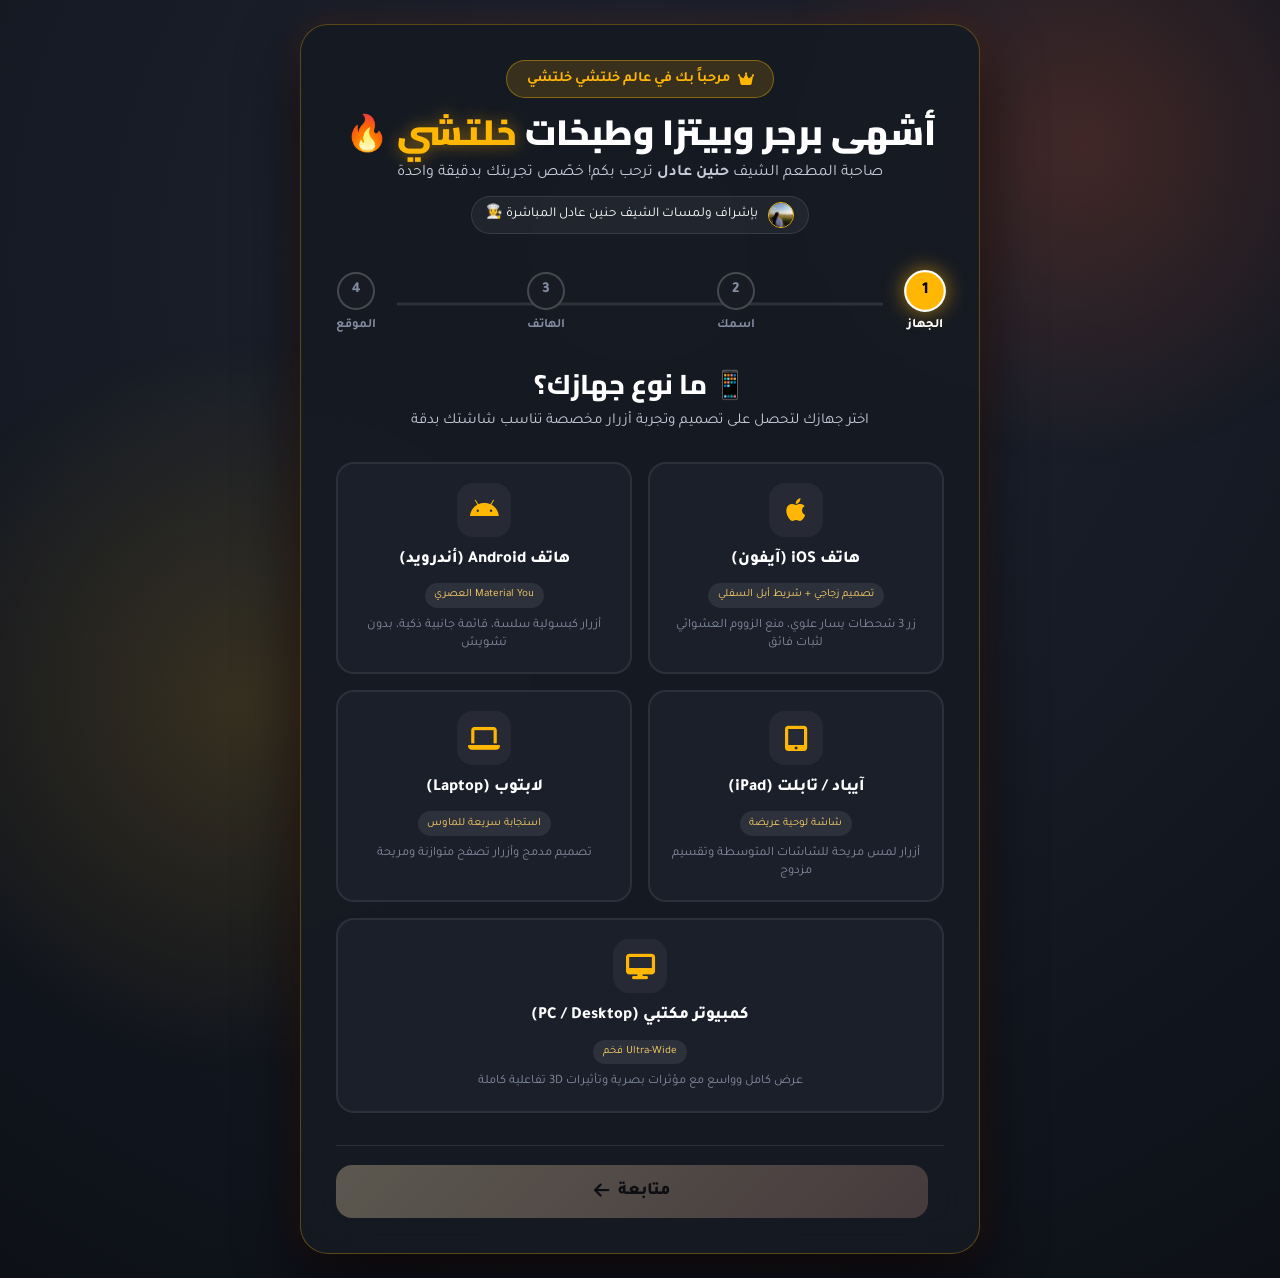
<file: profile.html>
<!DOCTYPE html>
<html lang="ar" dir="rtl">
<head>
  <meta charset="UTF-8">
  <meta name="viewport" content="width=device-width, initial-scale=1.0, maximum-scale=1.0, user-scalable=no, viewport-fit=cover">
  <title>الملف الشخصي 👑 | خلتشي خلتشي</title>
  <meta name="description" content="الملف الشخصي وإعدادات الحساب لمطعم خلتشي خلتشي">
  <link rel="preconnect" href="https://fonts.googleapis.com">
  <link rel="preconnect" href="https://fonts.gstatic.com" crossorigin>
  <link href="https://fonts.googleapis.com/css2?family=Cairo:wght@400;600;700;800;900&family=Tajawal:wght@300;400;500;700;800;900&family=Rubik:wght@400;700;900&display=swap" rel="stylesheet">
  <link rel="stylesheet" href="https://cdnjs.cloudflare.com/ajax/libs/font-awesome/6.5.1/css/all.min.css" crossorigin="anonymous">
  <link rel="stylesheet" href="css/food.css">
  <style>
    /* أنماط وتنسيقات صفحة الملف الشخصي */
    .profile-page-wrapper {
      padding: 3rem 0 5rem;
      min-height: calc(100vh - 120px);
    }

    .profile-card-container {
      max-width: 900px;
      margin: 0 auto;
    }

    /* رأس البروفايل */
    .profile-header-card {
      background: linear-gradient(135deg, rgba(28, 33, 44, 0.95), rgba(18, 21, 28, 0.98));
      border: 1px solid rgba(255, 183, 3, 0.3);
      border-radius: 28px;
      padding: 2.5rem 2rem;
      box-shadow: 0 15px 45px rgba(0, 0, 0, 0.5), 0 0 25px rgba(255, 183, 3, 0.1);
      display: flex;
      flex-wrap: wrap;
      align-items: center;
      gap: 2rem;
      position: relative;
      overflow: hidden;
      margin-bottom: 2rem;
    }

    .profile-header-card::before {
      content: '';
      position: absolute;
      top: -50px;
      left: -50px;
      width: 180px;
      height: 180px;
      background: radial-gradient(circle, rgba(255, 183, 3, 0.2), transparent 70%);
      pointer-events: none;
    }

    .profile-avatar-wrapper {
      position: relative;
      width: 130px;
      height: 130px;
      flex-shrink: 0;
    }

    .profile-avatar-img {
      width: 100%;
      height: 100%;
      border-radius: 50%;
      object-fit: cover;
      border: 4px solid var(--cheddar-gold);
      box-shadow: 0 8px 25px rgba(255, 183, 3, 0.4);
      background: #111;
      transition: transform 0.3s ease;
    }

    .profile-avatar-img:hover {
      transform: scale(1.03);
    }

    .avatar-upload-trigger {
      position: absolute;
      bottom: 2px;
      left: 2px;
      width: 38px;
      height: 38px;
      background: var(--primary-orange);
      color: #fff;
      border-radius: 50%;
      display: flex;
      align-items: center;
      justify-content: center;
      cursor: pointer;
      border: 2px solid #fff;
      box-shadow: 0 4px 10px rgba(0, 0, 0, 0.4);
      transition: all 0.2s ease;
    }

    .avatar-upload-trigger:hover {
      background: var(--cheddar-gold);
      color: #000;
      transform: scale(1.12);
    }

    #profileFileInput {
      display: none;
    }

    .profile-main-meta {
      flex: 1;
      min-width: 250px;
    }

    .profile-badge-row {
      display: flex;
      gap: 0.6rem;
      flex-wrap: wrap;
      margin-bottom: 0.6rem;
    }

    .badge-vip {
      background: linear-gradient(135deg, #ffb703, #fb8500);
      color: #000;
      font-weight: 800;
      font-size: 0.8rem;
      padding: 0.3rem 0.8rem;
      border-radius: 999px;
      display: inline-flex;
      align-items: center;
      gap: 0.4rem;
    }

    .badge-jordan {
      background: rgba(46, 196, 182, 0.15);
      border: 1px solid #2ec4b6;
      color: #2ec4b6;
      font-weight: 700;
      font-size: 0.8rem;
      padding: 0.3rem 0.8rem;
      border-radius: 999px;
    }

    .profile-user-name {
      font-family: var(--font-display);
      font-size: 2.2rem;
      font-weight: 900;
      color: #fff;
      margin: 0;
      line-height: 1.2;
    }

    .profile-user-phone {
      color: var(--cheddar-gold-light);
      font-family: var(--font-price);
      font-size: 1.15rem;
      font-weight: 700;
      margin-top: 0.4rem;
      display: flex;
      align-items: center;
      gap: 0.5rem;
      direction: ltr;
      justify-content: flex-end;
    }

    .profile-bio-text {
      color: var(--text-secondary);
      font-size: 0.95rem;
      margin-top: 0.6rem;
    }

    /* شبكة تفاصيل البروفايل والتعديل */
    .profile-sections-grid {
      display: grid;
      grid-template-columns: 2fr 1fr;
      gap: 2rem;
    }

    .profile-box {
      background: rgba(24, 28, 38, 0.9);
      border: 1px solid rgba(255, 255, 255, 0.1);
      border-radius: 22px;
      padding: 1.8rem;
      margin-bottom: 1.8rem;
    }

    .profile-box-title {
      font-family: var(--font-display);
      font-size: 1.25rem;
      font-weight: 800;
      color: var(--cheddar-gold);
      margin-bottom: 1.2rem;
      display: flex;
      align-items: center;
      gap: 0.6rem;
      border-bottom: 1px solid rgba(255, 255, 255, 0.08);
      padding-bottom: 0.8rem;
    }

    .form-row-profile {
      display: grid;
      grid-template-columns: 1fr 1fr;
      gap: 1.2rem;
      margin-bottom: 1.2rem;
    }

    .form-group-item {
      display: flex;
      flex-direction: column;
      gap: 0.5rem;
      text-align: right;
    }

    .form-group-item label {
      font-size: 0.9rem;
      font-weight: 700;
      color: #fff;
    }

    .form-group-item input,
    .form-group-item select,
    .form-group-item textarea {
      padding: 0.85rem 1rem;
      background: #141720;
      border: 1.5px solid rgba(255, 255, 255, 0.12);
      border-radius: 14px;
      color: #fff;
      font-family: var(--font-arabic);
      font-size: 0.95rem;
      transition: all 0.25s;
      outline: none;
    }

    .form-group-item input:focus,
    .form-group-item select:focus,
    .form-group-item textarea:focus {
      border-color: var(--cheddar-gold);
      box-shadow: 0 0 12px rgba(255, 183, 3, 0.25);
    }

    /* أزرار اختيار وتبديل نمط الجهاز المباشر */
    .device-switcher-grid {
      display: grid;
      grid-template-columns: repeat(auto-fit, minmax(130px, 1fr));
      gap: 0.8rem;
      margin-top: 0.6rem;
    }

    .device-switch-btn {
      background: #141720;
      border: 2px solid rgba(255, 255, 255, 0.1);
      border-radius: 14px;
      padding: 0.8rem 0.6rem;
      color: #fff;
      cursor: pointer;
      display: flex;
      flex-direction: column;
      align-items: center;
      gap: 0.4rem;
      font-size: 0.85rem;
      font-weight: 700;
      transition: all 0.2s;
    }

    .device-switch-btn i {
      font-size: 1.4rem;
      color: var(--cheddar-gold);
    }

    .device-switch-btn:hover {
      border-color: rgba(255, 183, 3, 0.5);
      background: #1c212d;
    }

    .device-switch-btn.active {
      border-color: var(--cheddar-gold);
      background: rgba(255, 183, 3, 0.15);
      box-shadow: 0 4px 15px rgba(255, 183, 3, 0.25);
    }

    .btn-save-profile {
      background: linear-gradient(135deg, var(--cheddar-gold), var(--primary-orange));
      color: #000;
      border: none;
      border-radius: 14px;
      padding: 0.9rem 2rem;
      font-size: 1.05rem;
      font-weight: 800;
      cursor: pointer;
      display: inline-flex;
      align-items: center;
      gap: 0.6rem;
      font-family: var(--font-arabic);
      box-shadow: 0 6px 20px rgba(255, 183, 3, 0.35);
      transition: all 0.25s;
    }

    .btn-save-profile:hover {
      transform: translateY(-2px);
      box-shadow: 0 10px 25px rgba(255, 183, 3, 0.5);
    }

    /* الودجات الجانبية */
    .stat-mini-card {
      background: #151822;
      border-radius: 16px;
      padding: 1.1rem;
      margin-bottom: 1rem;
      border: 1px solid rgba(255, 255, 255, 0.08);
      display: flex;
      align-items: center;
      gap: 1rem;
    }

    .stat-mini-icon {
      width: 46px;
      height: 46px;
      border-radius: 12px;
      background: rgba(255, 183, 3, 0.15);
      color: var(--cheddar-gold);
      display: flex;
      align-items: center;
      justify-content: center;
      font-size: 1.4rem;
      flex-shrink: 0;
    }

    .stat-mini-info h4 {
      font-size: 1.1rem;
      margin: 0;
      font-weight: 800;
      color: #fff;
    }

    .stat-mini-info p {
      font-size: 0.8rem;
      color: var(--text-muted);
      margin: 0.2rem 0 0;
    }

    .chef-shoutout-box {
      background: linear-gradient(135deg, rgba(217, 4, 41, 0.15), rgba(255, 87, 34, 0.1));
      border: 1px solid rgba(217, 4, 41, 0.3);
      border-radius: 18px;
      padding: 1.2rem;
      text-align: center;
      margin-top: 1rem;
    }

    .chef-shoutout-box img {
      width: 70px;
      height: 70px;
      border-radius: 50%;
      object-fit: cover;
      border: 3px solid var(--cheddar-gold);
      margin-bottom: 0.6rem;
    }

    /* توست التنبيه الإشعاري */
    .toast-alert {
      position: fixed;
      bottom: 25px;
      left: 50%;
      transform: translateX(-50%) translateY(100px);
      background: #1e2430;
      border: 2px solid var(--cheddar-gold);
      color: #fff;
      padding: 0.9rem 1.8rem;
      border-radius: 999px;
      font-weight: 800;
      font-size: 1rem;
      box-shadow: 0 10px 30px rgba(0, 0, 0, 0.7);
      display: flex;
      align-items: center;
      gap: 0.7rem;
      z-index: 99999;
      opacity: 0;
      transition: all 0.35s cubic-bezier(0.16, 1, 0.3, 1);
      pointer-events: none;
    }

    .toast-alert.show {
      transform: translateX(-50%) translateY(0);
      opacity: 1;
    }

    @media (max-width: 768px) {
      .profile-sections-grid {
        grid-template-columns: 1fr;
      }
      .form-row-profile {
        grid-template-columns: 1fr;
      }
      .profile-header-card {
        flex-direction: column;
        text-align: center;
        padding: 1.8rem 1.2rem;
      }
      .profile-user-phone {
        justify-content: center;
      }
      .profile-badge-row {
        justify-content: center;
      }
    }
  </style>
</head>
<body>

  <!-- NAVBAR -->
  <header class="navbar" id="navbar">
    <div class="container nav-container">
      <a href="index.html" class="brand-logo">
        <div class="brand-icon-wrapper">
          <i class="fas fa-burger"></i>
        </div>
        <div class="brand-text">
          <span class="brand-name"><span>خلتشي</span> خلتشي</span>
          <span class="brand-slogan">أكل بجنن • طعم لا يُنسى</span>
        </div>
      </a>

      <nav class="nav-menu" id="navMenu">
        <a href="index.html" class="nav-link"><i class="fas fa-home"></i> الرئيسية</a>
        <a href="menu.html" class="nav-link"><i class="fas fa-utensils"></i> القائمة</a>
        <a href="search.html" class="nav-link"><i class="fas fa-search"></i> بحث</a>
        <a href="pizza-maker.html" class="nav-link"><i class="fas fa-pizza-slice"></i> صمم بيتزتك</a>
        <a href="burger-maker.html" class="nav-link"><i class="fas fa-burger"></i> صمم برجرك</a>
        <a href="cart.html" class="nav-link"><i class="fas fa-bag-shopping"></i> سلة الطلب</a>
        <a href="offers.html" class="nav-link"><i class="fas fa-tags"></i> العروض</a>
        <a href="profile.html" class="nav-link active"><i class="fas fa-user-circle"></i> الملف الشخصي</a>
      </nav>

      <div class="nav-actions">
        <button class="btn-sound" id="audioToggle" title="الصوت"><i class="fas fa-volume-up"></i></button>
        <a href="cart.html" class="nav-cart-btn">
          <i class="fas fa-shopping-cart"></i>
          <span>السلة</span>
          <span class="cart-count-badge">0</span>
        </a>
        <button class="mobile-toggle-btn" id="mobileNavToggle"><i class="fas fa-bars"></i></button>
      </div>
    </div>
  </header>

  <!-- PROFILE MAIN CONTENT -->
  <main class="profile-page-wrapper">
    <div class="container profile-card-container">

      <!-- هيدر الملف الشخصي والصورة -->
      <div class="profile-header-card">
        <div class="profile-avatar-wrapper">
          <img src="images/chef1.jpg" alt="صورة الملف الشخصي" id="avatarDisplay" class="profile-avatar-img" onerror="this.src='images/chef1.jpg'">
          <label for="profileFileInput" class="avatar-upload-trigger" title="رفع صورة بروفايل جديدة">
            <i class="fas fa-camera"></i>
          </label>
          <input type="file" id="profileFileInput" accept="image/*" onchange="handleAvatarUpload(event)">
        </div>

        <div class="profile-main-meta">
          <div class="profile-badge-row">
            <span class="badge-vip"><i class="fas fa-crown"></i> عميل خلتشي خلتشي المميز</span>
            <span class="badge-jordan"><i class="fas fa-flag"></i> نشامى الأردن 🇯🇴</span>
            <span class="badge-jordan" id="headerDeviceBadge"><i class="fas fa-mobile"></i> هاتف ذكي</span>
          </div>
          <h1 class="profile-user-name" id="displayUserName">جاري التحميل...</h1>
          <div class="profile-user-phone" id="displayUserPhone">+962 079XXXXXXX</div>
          <p class="profile-bio-text" id="displayUserBio">عاشق لأكلات خلتشي خلتشي الشهية ومحب للبرجر والبيتزا المشوية بحب وإتقان 🔥</p>
        </div>

        <div style="text-align: left;">
          <button type="button" class="btn-secondary" onclick="window.KhaltchiUser.logout()" style="padding: 0.6rem 1rem; font-size: 0.85rem; border-color: rgba(239,68,68,0.5); color: #fca5a5;">
            <i class="fas fa-arrow-right-from-bracket"></i> تسجيل الخروج
          </button>
        </div>
      </div>

      <!-- شبكة النماذج والإعدادات -->
      <div class="profile-sections-grid">
        <!-- الجانب الأيمن: تعديل المعلومات -->
        <div class="profile-main-forms">
          
          <!-- صندوق البيانات الأساسية -->
          <div class="profile-box">
            <h3 class="profile-box-title">
              <i class="fas fa-user-pen"></i> المعلومات الشخصية الأساسية
            </h3>

            <div class="form-row-profile">
              <div class="form-group-item">
                <label for="editName"><i class="fas fa-signature"></i> اسمك الكامل:</label>
                <input type="text" id="editName" placeholder="الاسم الكامل">
              </div>
              <div class="form-group-item">
                <label for="editPhone"><i class="fas fa-phone"></i> رقم الهاتف (الأردن):</label>
                <input type="text" id="editPhone" placeholder="رقم الهاتف">
              </div>
            </div>

            <div class="form-row-profile">
              <div class="form-group-item">
                <label for="editCity"><i class="fas fa-city"></i> المدينة في الأردن:</label>
                <select id="editCity">
                  <option value="عمان">عمان (العاصمة)</option>
                  <option value="إربد">إربد (عروس الشمال)</option>
                  <option value="الزرقاء">الزرقاء</option>
                  <option value="العقبة">العقبة</option>
                  <option value="السلط">السلط</option>
                  <option value="مادبا">مادبا</option>
                  <option value="جرش">جرش</option>
                  <option value="عجلون">عجلون</option>
                  <option value="الكرك">الكرك</option>
                  <option value="الطفيلة">الطفيلة</option>
                  <option value="معان">معان</option>
                  <option value="المفرق">المفرق</option>
                </select>
              </div>
              <div class="form-group-item">
                <label><i class="fas fa-location-crosshairs"></i> تحديد الموقع الجغرافي 📍:</label>
                <button type="button" class="btn-secondary" onclick="updateGeoLocation()" style="width: 100%; height: 48px; font-size: 0.9rem;">
                  <i class="fas fa-crosshairs"></i> تحديث موقعي الحالي بدقة
                </button>
              </div>
            </div>

            <div class="form-group-item" style="margin-bottom: 1.2rem;">
              <label for="editAddress"><i class="fas fa-map-marked-alt"></i> العنوان التفصيلي للتوصيل:</label>
              <input type="text" id="editAddress" placeholder="اسم المنطقة، الحي، الشارع، رقم البناية، الطابق، الشقة...">
            </div>

            <div class="form-group-item" style="margin-bottom: 1.2rem;">
              <label for="editBio"><i class="fas fa-comment-dots"></i> ملاحظاتي الخاصة للشيف وحبي للأكل:</label>
              <textarea id="editBio" rows="2" placeholder="تفضيلاتي: أكل حار، بدون بصل، صوص رانش إضافي..."></textarea>
            </div>

            <div class="form-group-item">
              <label for="editEmail"><i class="fas fa-envelope"></i> البريد الإلكتروني (اختياري للخصومات):</label>
              <input type="email" id="editEmail" placeholder="your-email@example.com">
            </div>
          </div>

          <!-- صندوق نوع الجهاز المخصص -->
          <div class="profile-box">
            <h3 class="profile-box-title">
              <i class="fas fa-laptop-mobile"></i> نوع وتصميم الجهاز النشط (تبديل فوري)
            </h3>
            <p style="color: var(--text-muted); font-size: 0.88rem; margin-bottom: 0.8rem;">
              اختر أي جهاز لمعاينة وتطبيق تصميمه المناسب والأزرار المخصصة له على كامل الموقع فورياً:
            </p>

            <div class="device-switcher-grid">
              <button type="button" class="device-switch-btn" data-dev="ios" onclick="changeUserDevice('ios')">
                <i class="fab fa-apple"></i>
                <span>هاتف iOS</span>
              </button>
              <button type="button" class="device-switch-btn" data-dev="android" onclick="changeUserDevice('android')">
                <i class="fab fa-android"></i>
                <span>هاتف Android</span>
              </button>
              <button type="button" class="device-switch-btn" data-dev="ipad" onclick="changeUserDevice('ipad')">
                <i class="fas fa-tablet-screen-button"></i>
                <span>آيباد iPad</span>
              </button>
              <button type="button" class="device-switch-btn" data-dev="laptop" onclick="changeUserDevice('laptop')">
                <i class="fas fa-laptop"></i>
                <span>لابتوب</span>
              </button>
              <button type="button" class="device-switch-btn" data-dev="pc" onclick="changeUserDevice('pc')">
                <i class="fas fa-desktop"></i>
                <span>بيسي PC</span>
              </button>
            </div>
          </div>

          <button type="button" class="btn-save-profile" onclick="saveProfileChanges()">
            <i class="fas fa-save"></i>
            <span>حفظ كافة التعديلات في الملف الشخصي ✅</span>
          </button>
        </div>

        <!-- الجانب الأيسر: إحصائيات وعالم الشيف حنين عادل -->
        <div class="profile-sidebar-widgets">
          
          <div class="profile-box">
            <h3 class="profile-box-title">
              <i class="fas fa-chart-pie"></i> نشاطك في خلتشي
            </h3>

            <div class="stat-mini-card">
              <div class="stat-mini-icon"><i class="fas fa-shopping-bag"></i></div>
              <div class="stat-mini-info">
                <h4 id="statCartCount">0 وجبة بالسلة</h4>
                <p><a href="cart.html" style="color: var(--cheddar-gold); text-decoration: none;">عرض السلة والطلب الآن &larr;</a></p>
              </div>
            </div>

            <div class="stat-mini-card">
              <div class="stat-mini-icon"><i class="fas fa-gift"></i></div>
              <div class="stat-mini-info">
                <h4>عجلة الحظ الملكية</h4>
                <p id="spinCooldownStat">متاحة كل 5 أيام! <a href="offers.html" style="color: #2ec4b6;">جرّب حظك</a></p>
              </div>
            </div>

            <div class="stat-mini-card">
              <div class="stat-mini-icon"><i class="fas fa-location-dot"></i></div>
              <div class="stat-mini-info">
                <h4 id="statLocationCity">الأردن</h4>
                <p id="statCoords">إحداثيات محفوظة</p>
              </div>
            </div>
          </div>

          <!-- بوكس الشيف حنين عادل -->
          <div class="chef-shoutout-box">
            <img src="images/chef2.jpg" alt="الشيف حنين عادل" onerror="this.src='images/chef1.jpg'">
            <h4 style="color: #fff; font-size: 1.1rem; margin-bottom: 0.3rem;">الشيف حنين عادل 👩‍🍳</h4>
            <p style="color: var(--text-secondary); font-size: 0.85rem; margin-bottom: 0.8rem;">
              صاحبة ومؤسسة مطعم خلتشي خلتشي تشرف على كل تفصيلة لضمان أعلى معايير الجودة والنكهة الساحرة.
            </p>
            <a href="menu.html" class="btn-primary" style="padding: 0.6rem 1.2rem; font-size: 0.85rem; width: 100%;">
              <i class="fas fa-utensils"></i> تصفح 280+ طبخة شهية
            </a>
          </div>

        </div>
      </div>

    </div>
  </main>

  <!-- إشعار توست الحفظ -->
  <div class="toast-alert" id="profileToast">
    <i class="fas fa-check-circle" style="color: #2ec4b6;"></i>
    <span id="toastMsg">تم الحفظ بنجاح!</span>
  </div>

  <!-- SCRIPTS -->
  <script src="js/profile-manager.js"></script>
  <script src="js/food-data.js"></script>
  <script src="js/food-audio.js"></script>
  <script src="js/cart-tracker.js"></script>
  <script>
    let currentProfile = {};

    function loadProfileData() {
      currentProfile = window.KhaltchiUser.getProfile() || {
        name: 'عميل خلتشي',
        phone: '+962 079XXXXXXX',
        device: 'pc',
        country: 'الأردن',
        city: 'عمان',
        avatar: 'images/chef1.jpg',
        bio: 'عاشق لأكلات خلتشي خلتشي الشهية ومحب للبرجر والبيتزا المشوية بحب وإتقان 🔥',
        address: 'الأردن - عمان'
      };

      // تعبئة عناصر الرأس
      document.getElementById('displayUserName').innerText = currentProfile.name || 'عميل خلتشي';
      document.getElementById('displayUserPhone').innerText = currentProfile.phone || '+962 079XXXXXXX';
      document.getElementById('displayUserBio').innerText = currentProfile.bio || 'أهلاً بك في خلتشي خلتشي!';
      document.getElementById('avatarDisplay').src = currentProfile.avatar || 'images/chef1.jpg';
      
      const devBadge = document.getElementById('headerDeviceBadge');
      if (devBadge) {
        devBadge.innerHTML = `<i class="fas ${window.KhaltchiUser.getDeviceIcon(currentProfile.device)}"></i> ${window.KhaltchiUser.getDeviceName(currentProfile.device)}`;
      }

      // تعبئة حقول التعديل
      document.getElementById('editName').value = currentProfile.name || '';
      document.getElementById('editPhone').value = currentProfile.phone || '';
      document.getElementById('editCity').value = currentProfile.city || 'عمان';
      document.getElementById('editAddress').value = currentProfile.address || '';
      document.getElementById('editBio').value = currentProfile.bio || '';
      document.getElementById('editEmail').value = currentProfile.email || '';

      // تمييز زر الجهاز النشط
      highlightActiveDevice(currentProfile.device || 'pc');

      // إحصائيات
      document.getElementById('statLocationCity').innerText = (currentProfile.city || 'عمان') + ' - الأردن 🇯🇴';
      if (currentProfile.coords) {
        document.getElementById('statCoords').innerText = `إحداثيات: ${currentProfile.coords.lat.toFixed(2)}, ${currentProfile.coords.lng.toFixed(2)}`;
      } else {
        document.getElementById('statCoords').innerText = 'الموقع الافتراضي معتمد';
      }

      // قراءة السلة
      try {
        const cart = JSON.parse(localStorage.getItem('khaltchi_cart')) || [];
        const count = cart.reduce((acc, it) => acc + (it.qty || 1), 0);
        document.getElementById('statCartCount').innerText = `${count} وجبة في السلة`;
      } catch (e) {}
    }

    function highlightActiveDevice(device) {
      document.querySelectorAll('.device-switch-btn').forEach(btn => {
        if (btn.getAttribute('data-dev') === device) {
          btn.classList.add('active');
        } else {
          btn.classList.remove('active');
        }
      });
    }

    // تبديل فوري للجهاز
    function changeUserDevice(newDevice) {
      currentProfile.device = newDevice;
      highlightActiveDevice(newDevice);
      window.KhaltchiUser.setDevice(newDevice);
      const devBadge = document.getElementById('headerDeviceBadge');
      if (devBadge) {
        devBadge.innerHTML = `<i class="fas ${window.KhaltchiUser.getDeviceIcon(newDevice)}"></i> ${window.KhaltchiUser.getDeviceName(newDevice)}`;
      }
      showToast(`تم التبديل بنجاح لتصميم: ${window.KhaltchiUser.getDeviceName(newDevice)} ✨`);
    }

    // رفع وتغيير صورة البروفايل
    function handleAvatarUpload(event) {
      const file = event.target.files[0];
      if (!file) return;

      if (!file.type.startsWith('image/')) {
        alert('يرجى اختيار ملف صورة صالح (JPG أو PNG أو WEBP)');
        return;
      }

      const reader = new FileReader();
      reader.onload = function (e) {
        const base64Data = e.target.result;
        currentProfile.avatar = base64Data;
        document.getElementById('avatarDisplay').src = base64Data;
        
        // حفظ الصورة فورياً
        window.KhaltchiUser.saveProfile({ avatar: base64Data });

        // تحديث الصورة في القائمة الجانبية وشريط التنقل
        const navAvatar = document.querySelector('.nav-user-avatar');
        if (navAvatar) navAvatar.src = base64Data;
        const drawerAvatar = document.getElementById('drawerUserAvatar');
        if (drawerAvatar) drawerAvatar.src = base64Data;

        showToast('تم تحديث صورتك الشخصية بنجاح! 📸');
      };
      reader.readAsDataURL(file);
    }

    // تحديث الموقع الجغرافي
    function updateGeoLocation() {
      if ('geolocation' in navigator) {
        showToast('جاري طلب تحديد الموقع الجغرافي 📍...');
        navigator.geolocation.getCurrentPosition(
          function (pos) {
            currentProfile.coords = {
              lat: pos.coords.latitude,
              lng: pos.coords.longitude
            };
            window.KhaltchiUser.saveProfile({ coords: currentProfile.coords });
            document.getElementById('statCoords').innerText = `إحداثيات: ${pos.coords.latitude.toFixed(2)}, ${pos.coords.longitude.toFixed(2)}`;
            showToast('تم تحديث إحداثيات موقعك الجغرافي بدقة! 📍');
          },
          function (err) {
            showToast('تعذر الوصول للإحداثيات الحالية، تم الإبقاء على المدينة المختارة.');
          }
        );
      } else {
        alert('المتصفح لا يدعم الوصول المباشر للإحداثيات.');
      }
    }

    // حفظ كافة تعديلات النموذج
    function saveProfileChanges() {
      const newName = document.getElementById('editName').value.trim();
      const newPhone = document.getElementById('editPhone').value.trim();
      const newCity = document.getElementById('editCity').value;
      const newAddress = document.getElementById('editAddress').value.trim();
      const newBio = document.getElementById('editBio').value.trim();
      const newEmail = document.getElementById('editEmail').value.trim();

      if (!newName) {
        alert('يرجى إدخال اسمك!');
        return;
      }

      // فحص هل تم تغيير الاسم وهل هو مكرر
      if (newName.toLowerCase() !== (currentProfile.name || '').toLowerCase()) {
        if (window.KhaltchiUser.isNameTaken(newName, currentProfile.name)) {
          alert('عذراً، هذا الاسم مستخدم بالفعل! اختر اسماً آخر.');
          return;
        }
      }

      currentProfile.name = newName;
      currentProfile.phone = newPhone;
      currentProfile.city = newCity;
      currentProfile.address = newAddress;
      currentProfile.bio = newBio;
      currentProfile.email = newEmail;

      // حفظ
      window.KhaltchiUser.saveProfile(currentProfile);

      // تحديث العرض
      document.getElementById('displayUserName').innerText = newName;
      document.getElementById('displayUserPhone').innerText = newPhone;
      document.getElementById('displayUserBio').innerText = newBio;
      document.getElementById('statLocationCity').innerText = newCity + ' - الأردن 🇯🇴';

      showToast('تم حفظ كافة بياناتك بنجاح في ملفك الشخصي! ✅');
    }

    function showToast(msg) {
      const toast = document.getElementById('profileToast');
      document.getElementById('toastMsg').innerText = msg;
      toast.classList.add('show');
      setTimeout(() => {
        toast.classList.remove('show');
      }, 3500);
    }

    document.addEventListener('DOMContentLoaded', loadProfileData);
  </script>
</body>
</html>
</file>
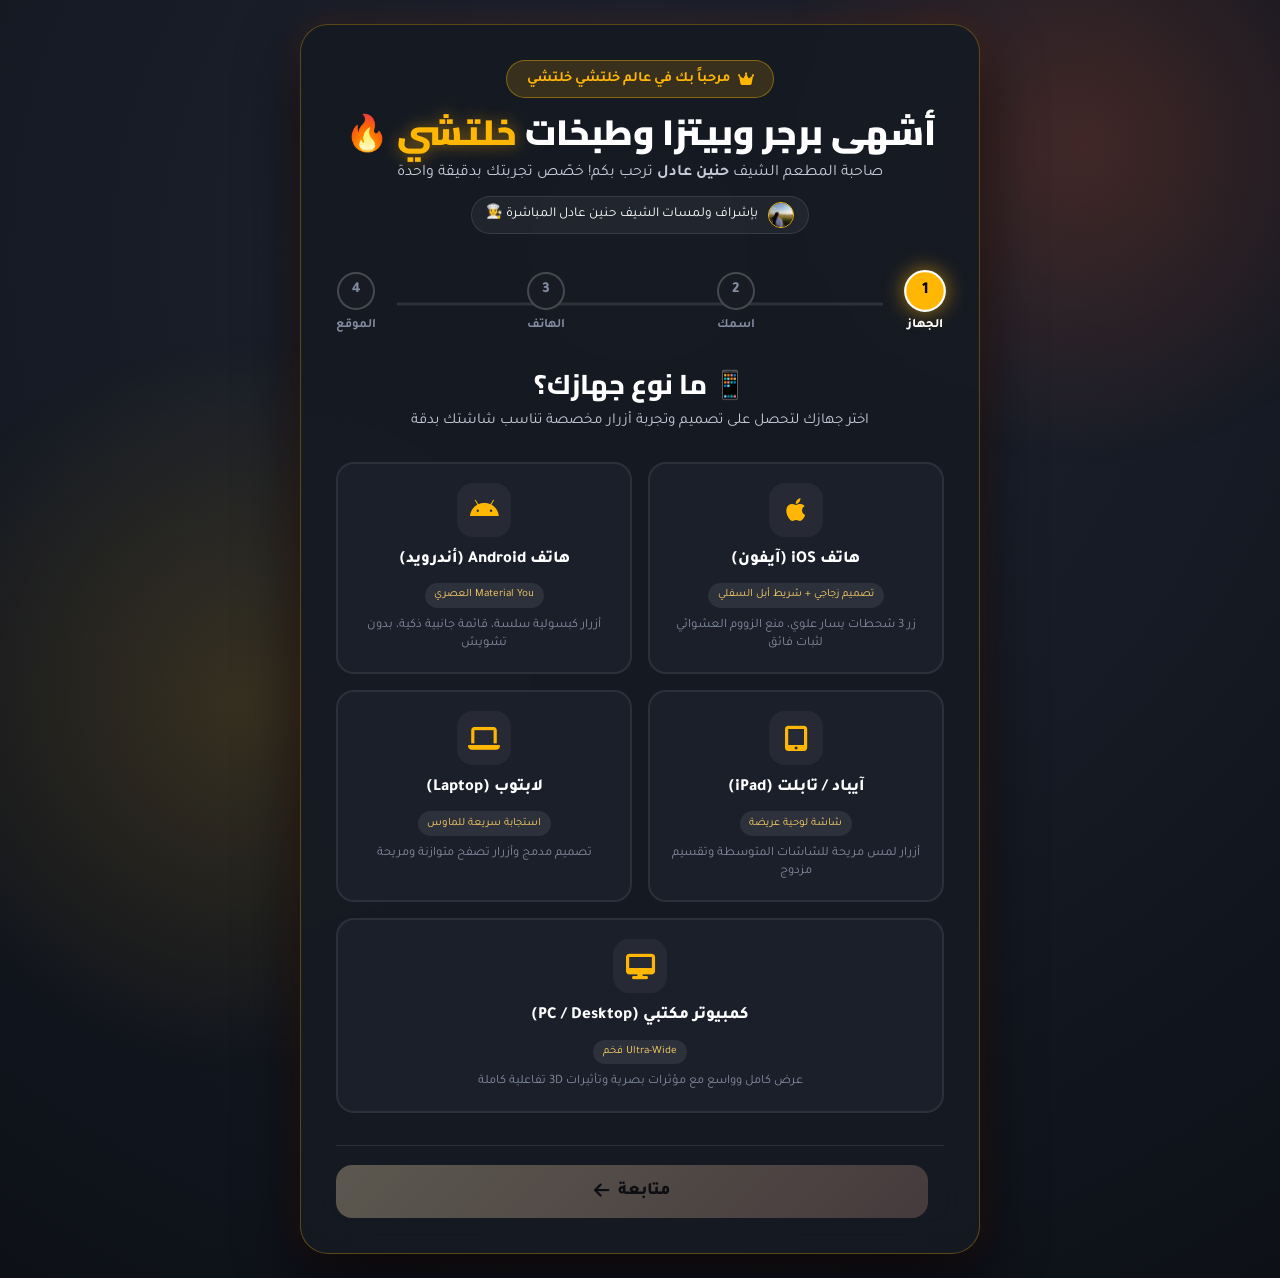
<file: search.html>
<!DOCTYPE html>
<html lang="ar" dir="rtl">
<head>
  <meta charset="UTF-8"/>
  <meta name="viewport" content="width=device-width, initial-scale=1.0"/>
  <title>بحث عن طبخة – خلتشي خلتشي</title>
  <link rel="preconnect" href="https://fonts.googleapis.com"/>
  <link href="https://fonts.googleapis.com/css2?family=Cairo:wght@400;600;700;900&family=Tajawal:wght@400;500;700;800&display=swap" rel="stylesheet"/>
  <link rel="stylesheet" href="https://cdnjs.cloudflare.com/ajax/libs/font-awesome/6.5.0/css/all.min.css"/>
  <link rel="stylesheet" href="css/food.css"/>
  <style>
    :root{--red:#d90429;--orange:#ff5722;--gold:#ffb703;--dark:#0d1117;--dark2:#161b25;--dark3:#1e2535;--card-bg:#151c28;}
    *{box-sizing:border-box;margin:0;padding:0;}
    html{scroll-behavior:smooth;}
    body{background:var(--dark);color:#fff;font-family:'Cairo',sans-serif;overflow-x:hidden;min-height:100vh;}

    /* ===== NAVBAR ===== */
    .nav{position:fixed;top:0;left:0;right:0;z-index:999;padding:12px 28px;display:flex;align-items:center;justify-content:space-between;background:rgba(13,17,23,.96);backdrop-filter:blur(20px);border-bottom:1px solid rgba(255,183,3,.12);}
    .nav-brand{font-size:1.5rem;font-weight:900;color:#fff;text-decoration:none;display:flex;align-items:center;gap:8px;}
    .nav-brand .logo-emoji{font-size:1.4rem;}
    .nav-brand .gold{color:var(--gold);}
    .nav-links{display:flex;gap:4px;list-style:none;}
    .nav-links a{color:rgba(255,255,255,.75);text-decoration:none;font-weight:600;font-size:.85rem;padding:7px 13px;border-radius:24px;transition:.25s;}
    .nav-links a:hover,.nav-links a.active{color:var(--gold);background:rgba(255,183,3,.1);}
    .nav-right{display:flex;align-items:center;gap:10px;}
    .nav-cart{background:linear-gradient(135deg,var(--red),var(--orange));color:#fff;padding:9px 20px;border-radius:24px;text-decoration:none;font-weight:700;font-size:.85rem;display:flex;align-items:center;gap:7px;transition:.3s;}
    .nav-cart:hover{transform:scale(1.04);box-shadow:0 4px 20px rgba(217,4,41,.4);}
    .cart-badge{background:#fff;color:var(--red);border-radius:50%;width:18px;height:18px;display:flex;align-items:center;justify-content:center;font-size:.65rem;font-weight:900;}

    /* ===== SEARCH HERO ===== */
    .search-hero{margin-top:64px;padding:56px 24px 44px;background:linear-gradient(160deg,#0d1117 0%,#1a0a00 45%,#0d1117 100%);position:relative;overflow:hidden;text-align:center;}
    .search-hero::before{content:'';position:absolute;inset:0;background:radial-gradient(ellipse at 50% 50%,rgba(255,183,3,.06) 0%,transparent 70%);}
    .floating-foods{position:absolute;inset:0;pointer-events:none;overflow:hidden;}
    .floating-food{position:absolute;font-size:2.5rem;opacity:.06;animation:floatRandom var(--dur,8s) ease-in-out infinite var(--delay,0s);}
    @keyframes floatRandom{0%,100%{transform:translateY(0) rotate(0deg);}33%{transform:translateY(-20px) rotate(10deg);}66%{transform:translateY(10px) rotate(-8deg);}}
    .search-hero h1{position:relative;font-size:clamp(2rem,5vw,3.2rem);font-weight:900;margin-bottom:10px;}
    .search-hero h1 em{color:var(--gold);font-style:normal;position:relative;}
    .search-hero h1 em::after{content:'✨';font-size:.45em;position:absolute;top:-8px;right:-16px;animation:twinkle 2s ease-in-out infinite;}
    @keyframes twinkle{0%,100%{opacity:1;transform:scale(1);}50%{opacity:.4;transform:scale(1.4);}}
    .search-hero p{position:relative;color:rgba(255,255,255,.6);font-size:1rem;margin-bottom:30px;}

    /* SEARCH BAR */
    .search-wrap{position:relative;max-width:580px;margin:0 auto 20px;}
    .search-input{width:100%;background:rgba(255,255,255,.07);border:2px solid rgba(255,183,3,.25);border-radius:50px;padding:16px 65px 16px 22px;color:#fff;font-family:'Cairo',sans-serif;font-size:1rem;outline:none;transition:.35s;caret-color:var(--gold);}
    .search-input::placeholder{color:rgba(255,255,255,.35);}
    .search-input:focus{border-color:var(--gold);background:rgba(255,183,3,.05);box-shadow:0 0 0 4px rgba(255,183,3,.12);}
    .search-btn{position:absolute;left:7px;top:50%;transform:translateY(-50%);background:linear-gradient(135deg,var(--red),var(--orange));border:none;border-radius:40px;padding:9px 20px;color:#fff;font-family:'Cairo',sans-serif;font-weight:700;cursor:pointer;font-size:.88rem;display:flex;align-items:center;gap:5px;transition:.3s;}
    .search-btn:hover{transform:translateY(-50%) scale(1.05);}

    /* QUICK TAGS */
    .quick-tags{display:flex;gap:8px;flex-wrap:wrap;justify-content:center;position:relative;}
    .qtag{background:rgba(255,255,255,.06);border:1px solid rgba(255,255,255,.1);border-radius:24px;padding:6px 14px;font-size:.8rem;cursor:pointer;transition:.25s;color:rgba(255,255,255,.65);}
    .qtag:hover,.qtag.active{background:rgba(255,183,3,.14);border-color:var(--gold);color:var(--gold);}

    /* ===== MAIN CONTENT ===== */
    .content{max-width:1240px;margin:0 auto;padding:36px 20px 60px;}

    /* SECTION HEADER */
    .sec-head{display:flex;align-items:center;justify-content:space-between;margin-bottom:20px;flex-wrap:wrap;gap:10px;}
    .sec-head h2{font-size:1.15rem;font-weight:800;display:flex;align-items:center;gap:8px;}
    .sec-head h2 .gold{color:var(--gold);}
    .results-pill{background:var(--dark3);border-radius:20px;padding:5px 14px;font-size:.8rem;color:rgba(255,255,255,.5);}

    /* CATEGORIES CHIPS */
    .cats-row{display:flex;gap:10px;flex-wrap:wrap;justify-content:center;margin-bottom:36px;}
    .cat-chip{background:var(--dark3);border:1px solid rgba(255,255,255,.07);border-radius:14px;padding:12px 18px;text-align:center;cursor:pointer;transition:.3s;min-width:85px;}
    .cat-chip:hover{border-color:rgba(255,183,3,.4);transform:translateY(-3px);}
    .cat-chip .ce{font-size:1.6rem;display:block;margin-bottom:4px;}
    .cat-chip .cn{font-size:.72rem;font-weight:700;color:rgba(255,255,255,.65);}

    /* ===== FOOD CARDS GRID ===== */
    .food-grid{display:grid;grid-template-columns:repeat(auto-fill,minmax(270px,1fr));gap:20px;}

    /* FOOD CARD */
    .food-card{background:var(--card-bg);border-radius:20px;overflow:hidden;border:1px solid rgba(255,255,255,.06);transition:.35s;cursor:pointer;position:relative;}
    .food-card:hover{transform:translateY(-7px);box-shadow:0 20px 50px rgba(0,0,0,.55);border-color:rgba(255,183,3,.18);}

    /* IMAGE */
    .food-card-img{position:relative;height:190px;overflow:hidden;background:var(--dark3);}
    .food-card-img img{width:100%;height:100%;object-fit:cover;display:block;transition:.5s;}
    .food-card:hover .food-card-img img{transform:scale(1.08);}
    .img-fallback{position:absolute;inset:0;display:flex;align-items:center;justify-content:center;font-size:4rem;opacity:0;transition:.3s;}
    .food-card-img img.errored{opacity:0;}
    .food-card-img img.errored + .img-fallback,.food-card-img img.loading + .img-fallback{opacity:1;}
    .cat-badge{position:absolute;top:10px;right:10px;padding:4px 11px;border-radius:16px;font-size:.68rem;font-weight:700;backdrop-filter:blur(8px);}
    .price-tag{position:absolute;bottom:10px;left:10px;background:rgba(0,0,0,.7);backdrop-filter:blur(8px);border-radius:14px;padding:5px 12px;font-size:.9rem;font-weight:900;color:var(--gold);border:1px solid rgba(255,183,3,.2);}

    /* BODY */
    .food-card-body{padding:14px 16px 16px;}
    .food-card-name{font-size:1rem;font-weight:800;margin-bottom:4px;line-height:1.3;}
    .food-card-desc{font-size:.75rem;color:rgba(255,255,255,.52);margin-bottom:12px;line-height:1.5;display:-webkit-box;-webkit-line-clamp:2;-webkit-box-orient:vertical;overflow:hidden;}
    .food-card-meta{display:flex;align-items:center;gap:10px;margin-bottom:12px;font-size:.72rem;color:rgba(255,255,255,.4);}
    .food-card-meta i{color:var(--orange);}

    /* ACTION BUTTONS */
    .food-card-actions{display:grid;grid-template-columns:1fr 1fr;gap:8px;}
    .btn-normal{background:linear-gradient(135deg,var(--red),var(--orange));color:#fff;border:none;padding:10px 8px;border-radius:12px;font-family:'Cairo',sans-serif;font-weight:700;font-size:.82rem;cursor:pointer;transition:.3s;display:flex;align-items:center;justify-content:center;gap:5px;}
    .btn-normal:hover{transform:scale(1.04);box-shadow:0 6px 20px rgba(217,4,41,.4);}
    .btn-custom{background:rgba(255,183,3,.1);color:var(--gold);border:1px solid rgba(255,183,3,.3);padding:10px 8px;border-radius:12px;font-family:'Cairo',sans-serif;font-weight:700;font-size:.82rem;cursor:pointer;transition:.3s;display:flex;align-items:center;justify-content:center;gap:5px;}
    .btn-custom:hover{background:rgba(255,183,3,.2);border-color:var(--gold);}
    /* Single button when no customization */
    .food-card-actions.single .btn-normal{grid-column:1/-1;border-radius:12px;}

    /* EMPTY STATE */
    .empty-state{grid-column:1/-1;text-align:center;padding:70px 20px;color:rgba(255,255,255,.3);}
    .empty-state .big{font-size:4rem;display:block;margin-bottom:14px;animation:wobble 1.2s ease-in-out infinite alternate;}
    @keyframes wobble{from{transform:rotate(-6deg);}to{transform:rotate(6deg);}}
    .empty-state h3{font-size:1.3rem;font-weight:800;margin-bottom:8px;color:rgba(255,255,255,.5);}
    .empty-state p{font-size:.9rem;}

    /* ===== CHEF SECTION ===== */
    .chef-section{background:linear-gradient(135deg,var(--dark2) 0%,#1a0a00 100%);padding:60px 24px;margin-top:0;}
    .chef-inner{max-width:1200px;margin:0 auto;}
    .chef-title{text-align:center;font-size:clamp(1.6rem,4vw,2.4rem);font-weight:900;margin-bottom:8px;}
    .chef-title .gold{color:var(--gold);}
    .chef-sub{text-align:center;color:rgba(255,255,255,.5);font-size:.95rem;margin-bottom:36px;}
    .chef-grid{display:grid;grid-template-columns:2fr 1fr 1fr;grid-template-rows:auto auto;gap:14px;max-height:600px;}
    @media(max-width:800px){.chef-grid{grid-template-columns:1fr 1fr;grid-template-rows:auto;max-height:none;}}
    @media(max-width:500px){.chef-grid{grid-template-columns:1fr;}}
    .chef-card{border-radius:18px;overflow:hidden;position:relative;transition:.4s;}
    .chef-card:hover{transform:scale(1.03);box-shadow:0 20px 50px rgba(0,0,0,.7);}
    .chef-card img{width:100%;height:100%;object-fit:cover;display:block;transition:.5s;}
    .chef-card:hover img{transform:scale(1.08);}
    .chef-card-info{position:absolute;bottom:0;left:0;right:0;background:linear-gradient(to top,rgba(0,0,0,.92) 0%,transparent 100%);padding:20px 14px 14px;}
    .chef-card-name{font-weight:800;font-size:.95rem;}
    .chef-card-role{font-size:.72rem;color:var(--gold);margin-top:2px;}
    .chef-card-stars{font-size:.7rem;color:var(--gold);margin-top:3px;}
    /* Featured card: row-span 2 */
    .chef-card.featured{grid-row:1/3;min-height:400px;}
    .chef-card:not(.featured){min-height:180px;}
    @media(max-width:800px){.chef-card.featured{grid-row:auto;min-height:240px;}.chef-card:not(.featured){min-height:200px;}}

    /* ===== DETAIL MODAL ===== */
    .modal-overlay{position:fixed;inset:0;background:rgba(0,0,0,.85);z-index:10000;display:flex;align-items:center;justify-content:center;opacity:0;pointer-events:none;transition:.3s;padding:16px;}
    .modal-overlay.open{opacity:1;pointer-events:all;}
    .modal-box{background:var(--dark2);border-radius:24px;max-width:520px;width:100%;border:1px solid rgba(255,183,3,.18);transform:scale(.9) translateY(20px);transition:.35s cubic-bezier(.34,1.56,.64,1);overflow:hidden;position:relative;}
    .modal-overlay.open .modal-box{transform:scale(1) translateY(0);}
    .modal-img-wrap{height:220px;overflow:hidden;position:relative;}
    .modal-img-wrap img{width:100%;height:100%;object-fit:cover;display:block;}
    .modal-img-overlay{position:absolute;inset:0;background:linear-gradient(to top,rgba(0,0,0,.7) 0%,transparent 60%);}
    .modal-price-big{position:absolute;bottom:14px;right:16px;background:rgba(0,0,0,.7);backdrop-filter:blur(8px);border-radius:14px;padding:6px 14px;font-size:1.1rem;font-weight:900;color:var(--gold);}
    .modal-close{position:absolute;top:12px;left:12px;background:rgba(0,0,0,.5);border:none;border-radius:50%;width:34px;height:34px;color:rgba(255,255,255,.8);font-size:1rem;cursor:pointer;display:flex;align-items:center;justify-content:center;transition:.2s;backdrop-filter:blur(8px);}
    .modal-close:hover{background:rgba(217,4,41,.8);color:#fff;}
    .modal-body{padding:22px 24px;}
    .modal-cat{font-size:.75rem;color:rgba(255,255,255,.45);margin-bottom:6px;display:flex;align-items:center;gap:6px;}
    .modal-name{font-size:1.5rem;font-weight:900;margin-bottom:10px;}
    .modal-desc-box{background:var(--dark3);border-radius:12px;padding:14px;font-size:.88rem;color:rgba(255,255,255,.7);line-height:1.6;margin-bottom:18px;}
    .modal-stats{display:grid;grid-template-columns:1fr 1fr;gap:10px;margin-bottom:20px;}
    .modal-stat{background:var(--dark3);border-radius:12px;padding:12px;text-align:center;}
    .modal-stat-val{font-size:1.2rem;font-weight:900;color:var(--gold);display:block;}
    .modal-stat-label{font-size:.68rem;color:rgba(255,255,255,.4);display:block;margin-top:2px;}
    .modal-actions{display:grid;grid-template-columns:1fr 1fr;gap:10px;}
    .modal-btn-order{background:linear-gradient(135deg,var(--red),var(--orange));color:#fff;border:none;padding:14px;border-radius:14px;font-family:'Cairo',sans-serif;font-weight:800;font-size:1rem;cursor:pointer;transition:.3s;display:flex;align-items:center;justify-content:center;gap:7px;}
    .modal-btn-order:hover{transform:translateY(-2px);box-shadow:0 8px 24px rgba(217,4,41,.45);}
    .modal-btn-custom{background:rgba(255,183,3,.1);color:var(--gold);border:1px solid rgba(255,183,3,.3);padding:14px;border-radius:14px;font-family:'Cairo',sans-serif;font-weight:800;font-size:1rem;cursor:pointer;transition:.3s;display:flex;align-items:center;justify-content:center;gap:7px;}
    .modal-btn-custom:hover{background:rgba(255,183,3,.2);}
    .modal-btn-full{grid-column:1/-1;}

    /* ===== TOAST ===== */
    .toast{position:fixed;bottom:28px;left:50%;transform:translateX(-50%) translateY(80px);background:linear-gradient(135deg,var(--red),var(--orange));color:#fff;padding:12px 26px;border-radius:28px;font-weight:700;font-size:.95rem;z-index:11000;transition:.4s;opacity:0;pointer-events:none;box-shadow:0 8px 28px rgba(217,4,41,.5);}
    .toast.show{opacity:1;transform:translateX(-50%) translateY(0);}

    /* ===== FOOTER ===== */
    .footer{background:var(--dark2);border-top:1px solid rgba(255,183,3,.08);padding:36px 24px;text-align:center;margin-top:0;}
    .footer-brand{font-size:1.4rem;font-weight:900;margin-bottom:10px;}
    .footer-brand .gold{color:var(--gold);}
    .footer-links{display:flex;justify-content:center;gap:20px;flex-wrap:wrap;margin-bottom:12px;}
    .footer-links a{color:rgba(255,255,255,.45);text-decoration:none;font-size:.82rem;transition:.3s;}
    .footer-links a:hover{color:var(--gold);}
    .footer-copy{color:rgba(255,255,255,.25);font-size:.75rem;}

    /* CONFETTI */
    @keyframes confettiFall{from{transform:translateY(-10px) rotate(0deg);opacity:1;}to{transform:translateY(110vh) rotate(720deg);opacity:0;}}
  </style>
</head>
<body>

<!-- NAVBAR -->
<nav class="nav">
  <a href="index.html" class="nav-brand">
    <span class="logo-emoji">🍔</span>
    <span><span class="gold">خلتشي</span> خلتشي</span>
  </a>
  <ul class="nav-links">
    <li><a href="index.html">الرئيسية</a></li>
    <li><a href="menu.html">القائمة</a></li>
    <li><a href="search.html" class="active">🔍 بحث</a></li>
    <li><a href="pizza-maker.html">مطبخ البيتزا</a></li>
    <li><a href="burger-maker.html">مختبر البرجر</a></li>
    <li><a href="offers.html">العروض</a></li>
    <li><a href="profile.html"><i class="fas fa-user-circle"></i> الملف الشخصي</a></li>
  </ul>
  <div class="nav-right">
    <a href="cart.html" class="nav-cart">
      <i class="fas fa-shopping-cart"></i> السلة
      <span class="cart-badge" id="navCartCount">0</span>
    </a>
  </div>
</nav>

<!-- HERO -->
<section class="search-hero">
  <div class="floating-foods" id="floatingFoods"></div>
  <h1>🔍 ابحث عن <em>طبختك</em></h1>
  <p>اكتب اسم أي وجبة وشوف صورتها وتفاصيلها — أكثر من 280 صنف شهي!</p>

  <div class="search-wrap">
    <input class="search-input" id="mainSearch" type="text" placeholder="برجر، بيتزا، شاورما، تشيز كيك..." autocomplete="off" oninput="liveSearch(this.value)" onkeydown="if(event.key==='Enter')liveSearch(this.value)"/>
    <button class="search-btn" onclick="liveSearch(document.getElementById('mainSearch').value)">
      <i class="fas fa-search"></i> بحث
    </button>
  </div>

  <div class="quick-tags" id="quickTags">
    <span class="qtag" onclick="quickSearch('برجر')">🍔 برجر</span>
    <span class="qtag" onclick="quickSearch('بيتزا')">🍕 بيتزا</span>
    <span class="qtag" onclick="quickSearch('شاورما')">🌯 شاورما</span>
    <span class="qtag" onclick="quickSearch('دجاج')">🍗 دجاج</span>
    <span class="qtag" onclick="quickSearch('باستا')">🍝 باستا</span>
    <span class="qtag" onclick="quickSearch('حلويات')">🍰 حلويات</span>
    <span class="qtag" onclick="quickSearch('مشروبات')">🥤 مشروبات</span>
    <span class="qtag" onclick="quickSearch('مقبلات')">🍟 مقبلات</span>
    <span class="qtag" onclick="quickSearch('حار')">🌶️ حار</span>
    <span class="qtag" onclick="quickSearch('نباتي')">🥗 نباتي</span>
    <span class="qtag" onclick="quickSearch('سلطات')">🥗 سلطات</span>
    <span class="qtag" onclick="quickSearch('بحري')">🐟 بحري</span>
  </div>
</section>

<!-- CONTENT -->
<div class="content">

  <!-- INITIAL: category chips + popular -->
  <div id="initialView">
    <div style="text-align:center;margin-bottom:28px;">
      <h2 style="font-size:1.1rem;font-weight:800;color:rgba(255,255,255,.7);">تصفح حسب الفئة</h2>
    </div>
    <div class="cats-row">
      <div class="cat-chip" onclick="quickSearch('برجر')"><span class="ce">🍔</span><span class="cn">برجر</span></div>
      <div class="cat-chip" onclick="quickSearch('بيتزا')"><span class="ce">🍕</span><span class="cn">بيتزا</span></div>
      <div class="cat-chip" onclick="quickSearch('باستا')"><span class="ce">🍝</span><span class="cn">باستا</span></div>
      <div class="cat-chip" onclick="quickSearch('شاورما')"><span class="ce">🌯</span><span class="cn">شاورما</span></div>
      <div class="cat-chip" onclick="quickSearch('دجاج')"><span class="ce">🍗</span><span class="cn">دجاج</span></div>
      <div class="cat-chip" onclick="quickSearch('مأكولات بحرية')"><span class="ce">🐟</span><span class="cn">بحري</span></div>
      <div class="cat-chip" onclick="quickSearch('حلويات')"><span class="ce">🍰</span><span class="cn">حلويات</span></div>
      <div class="cat-chip" onclick="quickSearch('مشروبات')"><span class="ce">🥤</span><span class="cn">مشروبات</span></div>
      <div class="cat-chip" onclick="quickSearch('مقبلات')"><span class="ce">🍟</span><span class="cn">مقبلات</span></div>
      <div class="cat-chip" onclick="quickSearch('سلطات')"><span class="ce">🥗</span><span class="cn">سلطات</span></div>
      <div class="cat-chip" onclick="quickSearch('شوربات')"><span class="ce">🥣</span><span class="cn">شوربات</span></div>
      <div class="cat-chip" onclick="quickSearch('فطور')"><span class="ce">🍳</span><span class="cn">فطور</span></div>
      <div class="cat-chip" onclick="quickSearch('نباتي')"><span class="ce">🌱</span><span class="cn">نباتي</span></div>
      <div class="cat-chip" onclick="quickSearch('ساندويش')"><span class="ce">🌭</span><span class="cn">ساندويش</span></div>
    </div>

    <!-- BUILDER SPOTLIGHT BANNER IN SEARCH -->
    <div style="background: linear-gradient(135deg, rgba(217,4,41,0.15) 0%, rgba(255,183,3,0.12) 100%); border: 1px solid rgba(255,183,3,0.25); border-radius: 20px; padding: 22px 24px; margin-bottom: 32px; display: flex; align-items: center; justify-content: space-between; flex-wrap: wrap; gap: 16px;">
      <div style="display: flex; align-items: center; gap: 14px;">
        <img src="images/chef4.jpg" alt="الشيف حنين عادل" style="width: 52px; height: 52px; border-radius: 50%; object-fit: cover; border: 2px solid #ffb703; box-shadow: 0 4px 12px rgba(255,183,3,0.3);" />
        <div>
          <h3 style="font-size: 1.15rem; font-weight: 900; color: #fff; margin-bottom: 3px;">
            تريد تصميم وجبتك بنفسك؟ أو تعديل أي طبق؟ 👩‍🍳
          </h3>
          <p style="font-size: 0.85rem; color: rgba(255,255,255,0.7);">
            ادخل مطبخ البيتزا أو مختبر البرجر، أو اضغط زر <strong style="color: #ffb703;">«على ذوقك ✨»</strong> على أي طبخة بالأسفل لتخصيصها!
          </p>
        </div>
      </div>
      <div style="display: flex; gap: 10px; flex-wrap: wrap;">
        <a href="pizza-maker.html" style="background: rgba(255,183,3,0.15); border: 1px solid #ffb703; color: #ffb703; padding: 9px 18px; border-radius: 25px; text-decoration: none; font-weight: 800; font-size: 0.85rem; display: flex; align-items: center; gap: 6px; transition: 0.3s;">
          <i class="fas fa-pizza-slice"></i> صمم بيتزتك
        </a>
        <a href="burger-maker.html" style="background: linear-gradient(135deg, #d90429, #ff5722); color: #fff; padding: 9px 18px; border-radius: 25px; text-decoration: none; font-weight: 800; font-size: 0.85rem; display: flex; align-items: center; gap: 6px; transition: 0.3s; box-shadow: 0 4px 15px rgba(217,4,41,0.3);">
          <i class="fas fa-burger"></i> مختبر البرجر
        </a>
      </div>
    </div>

    <div class="sec-head">
      <h2>⭐ <span class="gold">الأكثر</span> طلباً</h2>
    </div>
    <div class="food-grid" id="popularGrid"></div>
  </div>

  <!-- ACTIVE RESULTS -->
  <div id="resultsView" style="display:none;">
    <!-- BUILDER SPOTLIGHT BANNER IN SEARCH -->
    <div style="background: linear-gradient(135deg, rgba(217,4,41,0.15) 0%, rgba(255,183,3,0.12) 100%); border: 1px solid rgba(255,183,3,0.25); border-radius: 20px; padding: 22px 24px; margin-bottom: 32px; display: flex; align-items: center; justify-content: space-between; flex-wrap: wrap; gap: 16px;">
      <div style="display: flex; align-items: center; gap: 14px;">
        <img src="images/chef4.jpg" alt="الشيف حنين عادل" style="width: 52px; height: 52px; border-radius: 50%; object-fit: cover; border: 2px solid #ffb703; box-shadow: 0 4px 12px rgba(255,183,3,0.3);" />
        <div>
          <h3 style="font-size: 1.15rem; font-weight: 900; color: #fff; margin-bottom: 3px;">
            تريد تصميم وجبتك بنفسك؟ أو تعديل أي طبق؟ 👩‍🍳
          </h3>
          <p style="font-size: 0.85rem; color: rgba(255,255,255,0.7);">
            ادخل مطبخ البيتزا أو مختبر البرجر، أو اضغط زر <strong style="color: #ffb703;">«على ذوقك ✨»</strong> على أي طبخة بالأسفل لتخصيصها!
          </p>
        </div>
      </div>
      <div style="display: flex; gap: 10px; flex-wrap: wrap;">
        <a href="pizza-maker.html" style="background: rgba(255,183,3,0.15); border: 1px solid #ffb703; color: #ffb703; padding: 9px 18px; border-radius: 25px; text-decoration: none; font-weight: 800; font-size: 0.85rem; display: flex; align-items: center; gap: 6px; transition: 0.3s;">
          <i class="fas fa-pizza-slice"></i> صمم بيتزتك
        </a>
        <a href="burger-maker.html" style="background: linear-gradient(135deg, #d90429, #ff5722); color: #fff; padding: 9px 18px; border-radius: 25px; text-decoration: none; font-weight: 800; font-size: 0.85rem; display: flex; align-items: center; gap: 6px; transition: 0.3s; box-shadow: 0 4px 15px rgba(217,4,41,0.3);">
          <i class="fas fa-burger"></i> مختبر البرجر
        </a>
      </div>
    </div>

    <div class="sec-head">
      <h2>نتائج: <span class="gold" id="searchTermLabel"></span></h2>
      <div class="results-pill" id="resultsCountPill"></div>
    </div>
    <div class="food-grid" id="resultsGrid"></div>
  </div>

</div>

<!-- CHEF SECTION -->
<section class="chef-section">
  <div class="chef-inner">
    <h2 class="chef-title">الشيف <span class="gold">حنين عادل</span> وفريقها 👩‍🍳</h2>
    <p class="chef-sub">وراء كل طبق شهي، قلب يحب الطبخ ويد تتقنه</p>

    <div class="chef-grid">
      <!-- Featured -->
      <div class="chef-card featured">
        <img src="images/chef4.jpg" alt="حنين عادل - الشيف الرئيسية" loading="lazy"/>
        <div class="chef-card-info">
          <div class="chef-card-name">حنين عادل — الشيف الرئيسي ⭐</div>
          <div class="chef-card-role">8 سنوات خبرة • إيطالي وشرقي وعالمي</div>
          <div class="chef-card-stars">★★★★★ أفضل شيفة 2024</div>
        </div>
      </div>
      <!-- Others -->
      <div class="chef-card">
        <img src="images/chef2.jpg" alt="حنين - بيتزا" loading="lazy"/>
        <div class="chef-card-info">
          <div class="chef-card-name">حنين 🍕 البيتزا</div>
          <div class="chef-card-role">متخصصة في البيتزا الإيطالية</div>
          <div class="chef-card-stars">★★★★★</div>
        </div>
      </div>
      <div class="chef-card">
        <img src="images/chef5.jpg" alt="حنين - برجر" loading="lazy"/>
        <div class="chef-card-info">
          <div class="chef-card-name">حنين 🍔 البرجر</div>
          <div class="chef-card-role">ملكة البرجر والوجبات السريعة</div>
          <div class="chef-card-stars">★★★★★</div>
        </div>
      </div>
      <div class="chef-card">
        <img src="images/chef3.jpg" alt="حنين - حلويات" loading="lazy"/>
        <div class="chef-card-info">
          <div class="chef-card-name">حنين 🍰 الحلويات</div>
          <div class="chef-card-role">ماهرة في الحلويات الفرنسية</div>
          <div class="chef-card-stars">★★★★★</div>
        </div>
      </div>
      <div class="chef-card">
        <img src="images/chef1.jpg" alt="حنين - صحي" loading="lazy"/>
        <div class="chef-card-info">
          <div class="chef-card-name">حنين 🥗 الصحي</div>
          <div class="chef-card-role">متخصصة في الأكل الصحي والسلطات</div>
          <div class="chef-card-stars">★★★★☆</div>
        </div>
      </div>
    </div>
  </div>
</section>

<!-- FOOTER -->
<footer class="footer">
  <div class="footer-brand"><span class="gold">خلتشي</span> خلتشي</div>
  <div class="footer-links">
    <a href="index.html">الرئيسية</a>
    <a href="menu.html">القائمة</a>
    <a href="search.html">البحث</a>
    <a href="pizza-maker.html">مطبخ البيتزا</a>
    <a href="burger-maker.html">مختبر البرجر</a>
    <a href="cart.html">السلة</a>
    <a href="offers.html">العروض</a>
  </div>
  <p class="footer-copy">© 2025 خلتشي خلتشي — مطبخ حنين عادل 👩‍🍳</p>
</footer>

<!-- DETAIL MODAL -->
<div class="modal-overlay" id="foodModal" onclick="closeModal(event)">
  <div class="modal-box">
    <div class="modal-img-wrap">
      <img src="" alt="" id="modalImg" onerror="this.style.display='none'"/>
      <div class="modal-img-overlay"></div>
      <button class="modal-close" onclick="closeModal()"><i class="fas fa-times"></i></button>
      <div class="modal-price-big" id="modalPriceBig"></div>
    </div>
    <div class="modal-body">
      <div class="modal-cat" id="modalCat"></div>
      <div class="modal-name" id="modalName"></div>
      <div class="modal-desc-box" id="modalDesc"></div>
      <div class="modal-stats">
        <div class="modal-stat"><span class="modal-stat-val" id="modalPrice"></span><span class="modal-stat-label">السعر (د.أ)</span></div>
        <div class="modal-stat"><span class="modal-stat-val" id="modalCal"></span><span class="modal-stat-label">سعرة حرارية</span></div>
      </div>
      <div class="modal-actions" id="modalActions"></div>
    </div>
  </div>
</div>

<div class="toast" id="toast"></div>

<script src="js/profile-manager.js"></script>
<script src="js/food-data.js"></script>
<script src="js/search-engine.js"></script>
<script src="js/food-audio.js"></script>
<script src="js/cart-tracker.js"></script>
<script src="js/customizer.js"></script>
<script>
// ===== POPULAR ITEMS =====
const POPULAR_IDS = ['b1','p3','s1','ch1','pa1','d1','dr2','si2','b4','p1','d5','ch3'];

document.addEventListener('DOMContentLoaded', () => {
  spawnFloatingFoods();
  renderPopular();
  updateNavCart();
  const urlQ = new URLSearchParams(location.search).get('q');
  if (urlQ) { document.getElementById('mainSearch').value = urlQ; liveSearch(urlQ); }
});

function spawnFloatingFoods() {
  const emojis = ['🍔','🍕','🍝','🌯','🍗','🍰','🥤','🍟','🥗','🍣','🌮','☕'];
  const wrap = document.getElementById('floatingFoods');
  emojis.forEach((e, i) => {
    const el = document.createElement('div');
    el.className = 'floating-food';
    el.textContent = e;
    el.style.cssText = `left:${(i/emojis.length)*100}%;top:${10+Math.random()*80}%;--dur:${7+Math.random()*6}s;--delay:${Math.random()*4}s;`;
    wrap.appendChild(el);
  });
}

function renderPopular() {
  const grid = document.getElementById('popularGrid');
  const items = SEARCH_DB.filter(i => POPULAR_IDS.includes(i.id));
  grid.innerHTML = '';
  items.forEach(item => grid.appendChild(buildCard(item)));
}

let searchTimer = null;
function liveSearch(val) {
  clearTimeout(searchTimer);
  searchTimer = setTimeout(() => doSearch(val), 220);
}

function quickSearch(term) {
  document.querySelectorAll('.qtag').forEach(t => t.classList.remove('active'));
  document.getElementById('mainSearch').value = term;
  doSearch(term);
  document.getElementById('resultsView').scrollIntoView({ behavior:'smooth', block:'start' });
}

function doSearch(val) {
  const q = val.trim();
  const initView = document.getElementById('initialView');
  const resultsView = document.getElementById('resultsView');

  if (!q) { initView.style.display = ''; resultsView.style.display = 'none'; return; }

  initView.style.display = 'none';
  resultsView.style.display = '';

  document.getElementById('searchTermLabel').textContent = '"' + q + '"';
  const results = searchFood(q);
  document.getElementById('resultsCountPill').textContent = results.length + ' نتيجة';

  const grid = document.getElementById('resultsGrid');
  grid.innerHTML = '';

  if (!results.length) {
    grid.innerHTML = `<div class="empty-state"><span class="big">🤔</span><h3>ما لقيناها</h3><p>جرّب كلمة أخرى مثل: برجر، بيتزا، دجاج...</p></div>`;
    return;
  }

  results.forEach((item, i) => {
    const card = buildCard(item);
    card.style.animationDelay = (i * 55) + 'ms';
    grid.appendChild(card);
  });
}

function buildCard(item) {
  const colors = CAT_COLORS[item.category] || ['#555','#777'];
  const card = document.createElement('div');
  card.className = 'food-card';
  card.style.animation = 'cardPop .4s cubic-bezier(.34,1.56,.64,1) both';

  card.innerHTML = `
    <div class="food-card-img" onclick="openModal('${item.id}')">
      <img src="${item.img}" alt="${item.name}" loading="lazy"
        onerror="this.classList.add('errored')"
        onload="this.classList.remove('loading')"/>
      <div class="img-fallback">${item.emoji}</div>
      <span class="cat-badge" style="background:${colors[0]}bb;color:#fff;">${item.category}</span>
      <span class="price-tag">${item.price.toFixed(2)} د.أ</span>
    </div>
    <div class="food-card-body">
      <div class="food-card-name">${item.name}</div>
      <div class="food-card-desc">${item.desc}</div>
      <div class="food-card-meta">
        <span><i class="fas fa-fire"></i> ${item.cal} سعرة</span>
        <span>•</span>
        <span><i class="fas fa-star" style="color:var(--gold);"></i> 4.8</span>
      </div>
      <div class="food-card-actions">
        <button class="btn-normal" onclick="orderNormalItem(${JSON.stringify(item).replace(/"/g, '&quot;')})">
          <i class="fas fa-cart-plus"></i> طلب عادي
        </button>
        <button class="btn-custom" onclick="openCustomizeModal(${JSON.stringify(item).replace(/"/g, '&quot;')})">
          <i class="fas fa-magic"></i> على ذوقك ✨
        </button>
      </div>
    </div>`;
  return card;
}

// ===== MODAL =====
function openModal(id) {
  const item = SEARCH_DB.find(i => i.id === id);
  if (!item) return;
  const colors = CAT_COLORS[item.category] || ['#555','#777'];
  const itemJson = JSON.stringify(item).replace(/"/g, '&quot;');

  document.getElementById('modalImg').src = item.img;
  document.getElementById('modalImg').alt = item.name;
  document.getElementById('modalImg').style.display = '';
  document.getElementById('modalCat').innerHTML = `<span style="background:${colors[0]}44;color:${colors[1]};padding:3px 10px;border-radius:12px;font-size:.7rem;font-weight:700;">${item.category}</span> &nbsp;${item.nameEn}`;
  document.getElementById('modalName').textContent = item.name;
  document.getElementById('modalDesc').textContent = item.desc;
  document.getElementById('modalPrice').textContent = item.price.toFixed(2);
  document.getElementById('modalCal').textContent = item.cal;
  document.getElementById('modalPriceBig').textContent = item.price.toFixed(2) + ' د.أ';

  const actionsEl = document.getElementById('modalActions');
  actionsEl.innerHTML = `
    <button class="modal-btn-order" onclick="orderNormalItem(${itemJson});closeModal()">
      <i class="fas fa-cart-plus"></i> طلب عادي
    </button>
    <button class="modal-btn-custom" onclick="closeModal();openCustomizeModal(${itemJson})">
      <i class="fas fa-magic"></i> على ذوقك ✨
    </button>`;

  document.getElementById('foodModal').classList.add('open');
  document.body.style.overflow = 'hidden';
}

function closeModal(e) {
  if (e && e.target !== document.getElementById('foodModal')) return;
  document.getElementById('foodModal').classList.remove('open');
  document.body.style.overflow = '';
}
document.addEventListener('keydown', e => { if (e.key === 'Escape') closeModal(); });

// ===== CART =====
function addToCart(id) {
  const item = SEARCH_DB.find(i => i.id === id);
  if (!item) return;
  addKhaltchiCartItem(item);
}

function goCustomize(category) {
  const c = CUSTOMIZABLE[category];
  if (c) window.location.href = c.link;
}

function updateNavCart() {
  const cart = JSON.parse(localStorage.getItem('khaltchi_cart') || '[]');
  const n = cart.reduce((s, i) => s + i.qty, 0);
  const el = document.getElementById('navCartCount');
  if (el) el.textContent = n;
}

function showToast(msg) {
  const t = document.getElementById('toast');
  t.textContent = msg;
  t.classList.add('show');
  setTimeout(() => t.classList.remove('show'), 3000);
}

function spawnConfetti() {
  const emojis = ['🍔','🍕','🌟','✨','🎉','🔥','🧀'];
  for (let i = 0; i < 12; i++) {
    setTimeout(() => {
      const el = document.createElement('div');
      el.textContent = emojis[i % emojis.length];
      el.style.cssText = `position:fixed;left:${Math.random()*100}vw;top:-30px;font-size:${1.2+Math.random()*.8}rem;z-index:12000;animation:confettiFall ${1.5+Math.random()*1.5}s linear forwards;pointer-events:none;`;
      document.body.appendChild(el);
      setTimeout(() => el.remove(), 3100);
    }, i * 70);
  }
}

const st = document.createElement('style');
st.textContent = `@keyframes cardPop{from{opacity:0;transform:scale(.85) translateY(18px);}to{opacity:1;transform:scale(1) translateY(0);}}`;
document.head.appendChild(st);
</script>
</body>
</html>
</file>
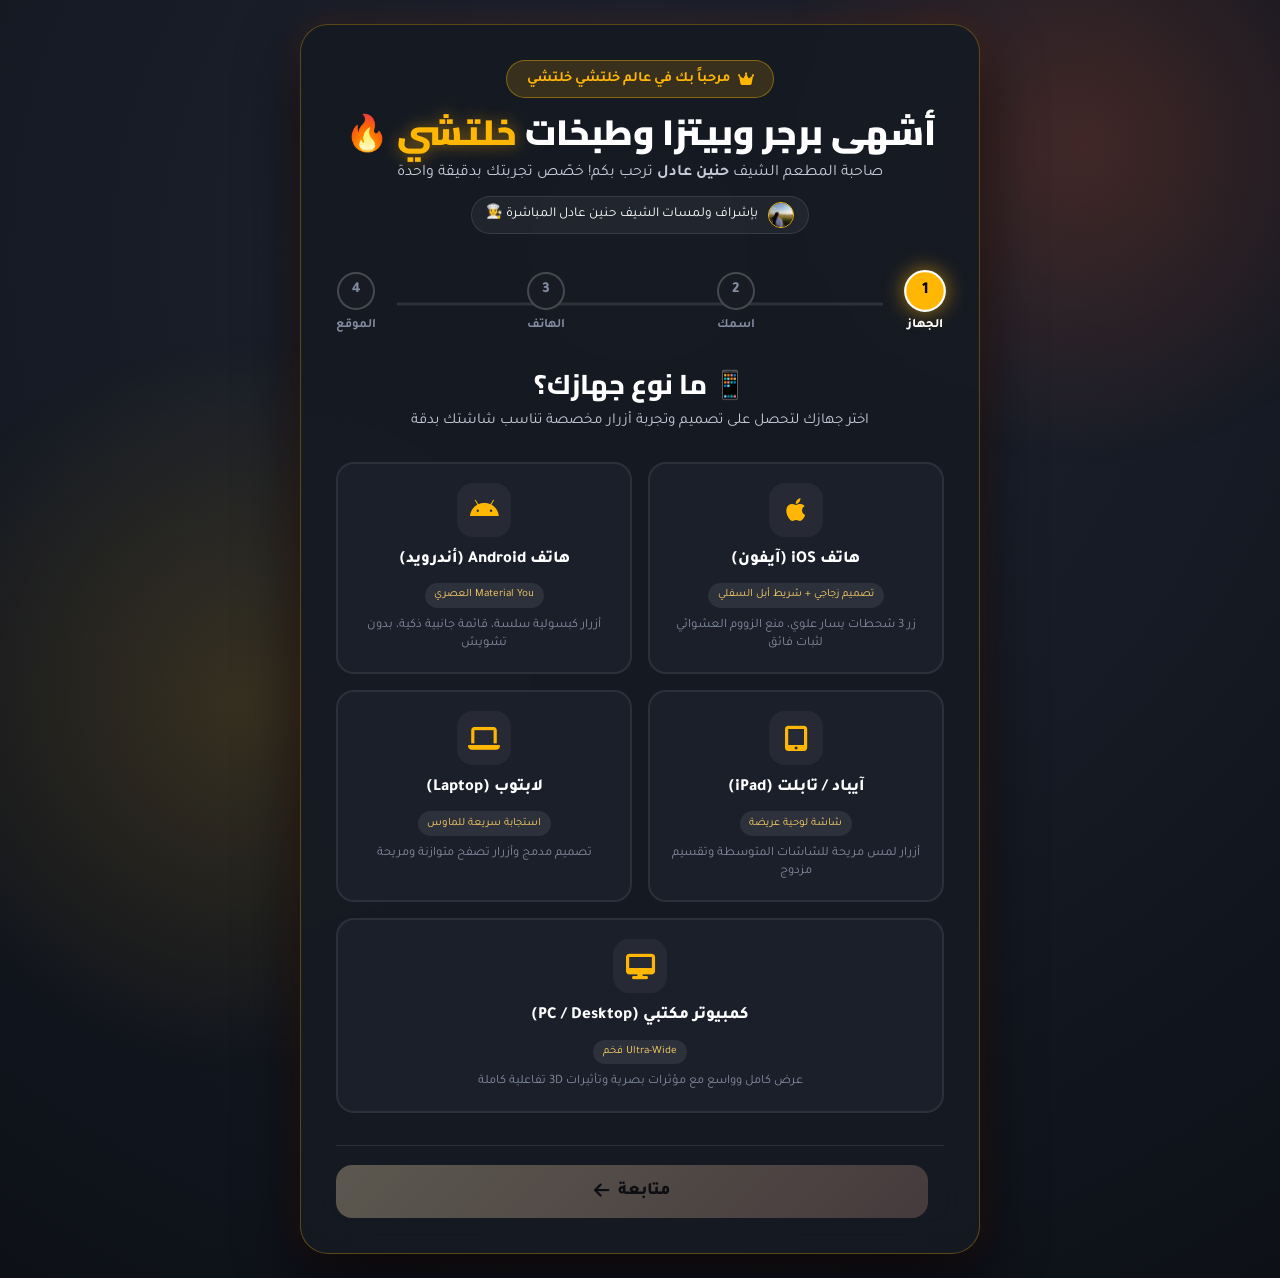
<file: welcome.html>
<!DOCTYPE html>
<html lang="ar" dir="rtl">
<head>
  <meta charset="UTF-8">
  <meta name="viewport" content="width=device-width, initial-scale=1.0, maximum-scale=1.0, user-scalable=no, viewport-fit=cover">
  <title>أهلاً بك في خلتشي خلتشي 🍔 | تخصيص تجربتك الفريدة</title>
  <meta name="description" content="إعداد وتخصيص تجربة مطعم خلتشي خلتشي حسب نوع جهازك وموقعك في الأردن">
  <link rel="preconnect" href="https://fonts.googleapis.com">
  <link rel="preconnect" href="https://fonts.gstatic.com" crossorigin>
  <link href="https://fonts.googleapis.com/css2?family=Cairo:wght@400;600;700;800;900&family=Tajawal:wght@300;400;500;700;800;900&family=Rubik:wght@400;700;900&display=swap" rel="stylesheet">
  <link rel="stylesheet" href="https://cdnjs.cloudflare.com/ajax/libs/font-awesome/6.5.1/css/all.min.css" crossorigin="anonymous">
  <link rel="stylesheet" href="css/food.css">
  <style>
    /* أنماط صفحة الترحيب والإعداد الخاص */
    body.welcome-body {
      background: radial-gradient(circle at 50% 20%, #1f2532 0%, #0d1017 100%);
      min-height: 100vh;
      display: flex;
      flex-direction: column;
      justify-content: center;
      align-items: center;
      padding: 1.5rem 1rem;
      font-family: var(--font-arabic);
      color: #fff;
      overflow-x: hidden;
      touch-action: pan-y;
    }

    .welcome-container {
      width: 100%;
      max-width: 680px;
      background: rgba(22, 26, 35, 0.94);
      border: 1px solid rgba(255, 183, 3, 0.3);
      border-radius: 28px;
      box-shadow: 0 25px 60px rgba(0, 0, 0, 0.7), 0 0 35px rgba(255, 87, 34, 0.15);
      backdrop-filter: blur(20px);
      padding: 2.2rem;
      position: relative;
      overflow: hidden;
      animation: modalFadeIn 0.5s ease-out;
    }

    @keyframes modalFadeIn {
      from { opacity: 0; transform: translateY(20px) scale(0.97); }
      to { opacity: 1; transform: translateY(0) scale(1); }
    }

    .welcome-brand {
      text-align: center;
      margin-bottom: 1.8rem;
    }

    .brand-glow-badge {
      display: inline-flex;
      align-items: center;
      gap: 0.5rem;
      background: rgba(255, 183, 3, 0.15);
      border: 1px solid rgba(255, 183, 3, 0.4);
      color: var(--cheddar-gold);
      padding: 0.4rem 1.2rem;
      border-radius: 999px;
      font-size: 0.9rem;
      font-weight: 700;
      margin-bottom: 0.8rem;
    }

    .welcome-brand h1 {
      font-family: var(--font-display);
      font-size: 2.2rem;
      font-weight: 900;
      margin: 0;
      line-height: 1.2;
    }

    .welcome-brand h1 span {
      color: var(--cheddar-gold);
      text-shadow: 0 0 15px rgba(255, 183, 3, 0.5);
    }

    .welcome-brand p {
      color: var(--text-secondary);
      font-size: 1rem;
      margin-top: 0.5rem;
    }

    .chef-signature-pill {
      display: inline-flex;
      align-items: center;
      gap: 0.6rem;
      background: rgba(255, 255, 255, 0.05);
      border: 1px solid rgba(255, 255, 255, 0.1);
      padding: 0.3rem 0.9rem;
      border-radius: 999px;
      margin-top: 0.6rem;
      font-size: 0.85rem;
    }

    .chef-signature-pill img {
      width: 26px;
      height: 26px;
      border-radius: 50%;
      object-fit: cover;
      border: 1.5px solid var(--cheddar-gold);
    }

    /* شريط خطوات التقدم */
    .steps-progress-bar {
      display: flex;
      justify-content: space-between;
      position: relative;
      margin: 2rem 0;
    }

    .steps-progress-bar::before {
      content: '';
      position: absolute;
      top: 50%;
      left: 10%;
      right: 10%;
      height: 3px;
      background: rgba(255, 255, 255, 0.1);
      transform: translateY(-50%);
      z-index: 1;
    }

    .steps-progress-fill {
      position: absolute;
      top: 50%;
      right: 10%;
      height: 3px;
      background: linear-gradient(90deg, var(--cheddar-gold), var(--primary-orange));
      transform: translateY(-50%);
      z-index: 2;
      transition: width 0.4s ease;
      width: 0%;
    }

    .step-item {
      position: relative;
      z-index: 3;
      display: flex;
      flex-direction: column;
      align-items: center;
      gap: 0.4rem;
    }

    .step-circle {
      width: 38px;
      height: 38px;
      border-radius: 50%;
      background: #181b24;
      border: 2px solid rgba(255, 255, 255, 0.2);
      display: flex;
      align-items: center;
      justify-content: center;
      font-weight: 800;
      font-size: 0.95rem;
      color: var(--text-muted);
      transition: all 0.3s ease;
    }

    .step-item.active .step-circle {
      background: var(--cheddar-gold);
      color: #000;
      border-color: #fff;
      box-shadow: 0 0 18px rgba(255, 183, 3, 0.6);
      transform: scale(1.1);
    }

    .step-item.completed .step-circle {
      background: #2ec4b6;
      color: #fff;
      border-color: #2ec4b6;
    }

    .step-label {
      font-size: 0.8rem;
      font-weight: 600;
      color: var(--text-muted);
    }

    .step-item.active .step-label {
      color: #fff;
      font-weight: 800;
    }

    /* بطاقات الشاشات والأسئلة */
    .wizard-step {
      display: none;
      animation: stepSlide 0.4s cubic-bezier(0.16, 1, 0.3, 1);
    }

    .wizard-step.active {
      display: block;
    }

    @keyframes stepSlide {
      from { opacity: 0; transform: translateX(25px); }
      to { opacity: 1; transform: translateX(0); }
    }

    .step-header {
      text-align: center;
      margin-bottom: 1.8rem;
    }

    .step-header h2 {
      font-family: var(--font-display);
      font-size: 1.7rem;
      font-weight: 800;
      color: #fff;
      margin-bottom: 0.4rem;
    }

    .step-header p {
      color: var(--text-secondary);
      font-size: 0.95rem;
    }

    /* شبكة خيارات الأجهزة */
    .devices-grid {
      display: grid;
      grid-template-columns: repeat(2, 1fr);
      gap: 1rem;
      margin-bottom: 1.8rem;
    }

    .device-card {
      background: rgba(30, 35, 47, 0.7);
      border: 2px solid rgba(255, 255, 255, 0.08);
      border-radius: 18px;
      padding: 1.2rem 1rem;
      cursor: pointer;
      display: flex;
      flex-direction: column;
      align-items: center;
      text-align: center;
      gap: 0.6rem;
      transition: all 0.25s ease;
      position: relative;
    }

    .device-card:hover {
      background: rgba(42, 49, 65, 0.9);
      border-color: rgba(255, 183, 3, 0.4);
      transform: translateY(-3px);
    }

    .device-card.selected {
      background: linear-gradient(145deg, rgba(255, 183, 3, 0.15), rgba(255, 87, 34, 0.1));
      border-color: var(--cheddar-gold);
      box-shadow: 0 8px 25px rgba(255, 183, 3, 0.25);
    }

    .device-card.selected::after {
      content: '✓';
      position: absolute;
      top: 10px;
      left: 10px;
      width: 22px;
      height: 22px;
      background: var(--cheddar-gold);
      color: #000;
      font-weight: 900;
      border-radius: 50%;
      display: flex;
      align-items: center;
      justify-content: center;
      font-size: 0.8rem;
    }

    .device-icon-box {
      width: 54px;
      height: 54px;
      border-radius: 16px;
      background: rgba(255, 255, 255, 0.05);
      display: flex;
      align-items: center;
      justify-content: center;
      font-size: 1.6rem;
      color: var(--cheddar-gold);
      transition: 0.3s;
    }

    .device-card.selected .device-icon-box {
      background: var(--cheddar-gold);
      color: #000;
      transform: scale(1.08);
    }

    .device-title {
      font-weight: 800;
      font-size: 1.05rem;
      color: #fff;
    }

    .device-desc {
      font-size: 0.8rem;
      color: var(--text-muted);
      line-height: 1.4;
    }

    .device-badge-tag {
      font-size: 0.7rem;
      padding: 0.2rem 0.6rem;
      border-radius: 999px;
      background: rgba(255, 255, 255, 0.08);
      color: var(--cheddar-gold-light);
    }

    /* حقول الإدخال */
    .form-group-custom {
      margin-bottom: 1.5rem;
      text-align: right;
    }

    .form-group-custom label {
      display: block;
      font-weight: 700;
      font-size: 0.95rem;
      margin-bottom: 0.6rem;
      color: #fff;
    }

    .input-with-icon {
      position: relative;
      display: flex;
      align-items: center;
    }

    .input-with-icon i {
      position: absolute;
      right: 1.1rem;
      color: var(--cheddar-gold);
      font-size: 1.2rem;
      pointer-events: none;
    }

    .input-with-icon input,
    .input-with-icon select {
      width: 100%;
      padding: 1rem 3rem 1rem 1.2rem;
      background: #13161e;
      border: 2px solid rgba(255, 255, 255, 0.12);
      border-radius: 16px;
      color: #fff;
      font-family: var(--font-arabic);
      font-size: 1.05rem;
      font-weight: 600;
      transition: all 0.25s ease;
      outline: none;
    }

    .input-with-icon input:focus,
    .input-with-icon select:focus {
      border-color: var(--cheddar-gold);
      box-shadow: 0 0 15px rgba(255, 183, 3, 0.25);
      background: #171b25;
    }

    /* رقم الهاتف مع كود الأردن */
    .phone-input-wrapper {
      display: flex;
      gap: 0.6rem;
      direction: ltr;
    }

    .country-code-pill {
      display: flex;
      align-items: center;
      gap: 0.5rem;
      background: #1a1e29;
      border: 2px solid rgba(255, 183, 3, 0.3);
      border-radius: 16px;
      padding: 0.8rem 1rem;
      font-weight: 800;
      color: #fff;
      font-size: 1rem;
      white-space: nowrap;
    }

    .phone-input-wrapper input {
      flex: 1;
      padding: 1rem 1.2rem;
      background: #13161e;
      border: 2px solid rgba(255, 255, 255, 0.12);
      border-radius: 16px;
      color: #fff;
      font-family: var(--font-price);
      font-size: 1.1rem;
      font-weight: 700;
      direction: ltr;
      letter-spacing: 1px;
    }

    .phone-input-wrapper input:focus {
      border-color: var(--cheddar-gold);
      outline: none;
      box-shadow: 0 0 15px rgba(255, 183, 3, 0.25);
    }

    /* رسائل التحقق (Validation Messages) */
    .validation-msg {
      margin-top: 0.6rem;
      font-size: 0.88rem;
      font-weight: 700;
      display: flex;
      align-items: center;
      gap: 0.5rem;
      transition: all 0.3s ease;
    }

    .validation-msg.error {
      color: #ff4d4f;
    }

    .validation-msg.success {
      color: #52c41a;
    }

    .validation-msg.info {
      color: var(--cheddar-gold);
    }

    /* تنبيه الدولة المحظورة */
    .country-restricted-box {
      display: none;
      background: rgba(220, 38, 38, 0.15);
      border: 2px solid #ef4444;
      border-radius: 18px;
      padding: 1.4rem;
      text-align: center;
      margin: 1.5rem 0;
      animation: shakeX 0.4s ease-in-out;
    }

    @keyframes shakeX {
      0%, 100% { transform: translateX(0); }
      20%, 60% { transform: translateX(-8px); }
      40%, 80% { transform: translateX(8px); }
    }

    .country-restricted-box i {
      font-size: 2.2rem;
      color: #ef4444;
      margin-bottom: 0.6rem;
    }

    .country-restricted-box h4 {
      font-size: 1.25rem;
      color: #fff;
      margin-bottom: 0.4rem;
      font-weight: 800;
    }

    .country-restricted-box p {
      color: #fca5a5;
      font-size: 0.95rem;
      margin: 0;
    }

    /* بوكس الأردن وتحديد الموقع */
    .jordan-allowed-box {
      display: none;
      background: rgba(46, 196, 182, 0.1);
      border: 2px solid #2ec4b6;
      border-radius: 18px;
      padding: 1.4rem;
      text-align: center;
      margin: 1.5rem 0;
    }

    .geo-btn {
      display: inline-flex;
      align-items: center;
      justify-content: center;
      gap: 0.7rem;
      background: linear-gradient(135deg, #2ec4b6, #1b9aaa);
      color: #fff;
      border: none;
      border-radius: 14px;
      padding: 0.9rem 1.6rem;
      font-size: 1rem;
      font-weight: 800;
      cursor: pointer;
      width: 100%;
      transition: all 0.25s ease;
      box-shadow: 0 4px 15px rgba(46, 196, 182, 0.35);
      font-family: var(--font-arabic);
      margin-top: 0.8rem;
    }

    .geo-btn:hover {
      transform: translateY(-2px);
      box-shadow: 0 6px 20px rgba(46, 196, 182, 0.5);
    }

    .geo-status-indicator {
      margin-top: 0.8rem;
      font-size: 0.9rem;
      font-weight: 700;
      color: #2ec4b6;
    }

    /* أزرار التنقل بين الخطوات */
    .wizard-actions {
      display: flex;
      justify-content: space-between;
      gap: 1rem;
      margin-top: 2rem;
      padding-top: 1.2rem;
      border-top: 1px solid rgba(255, 255, 255, 0.1);
    }

    .btn-wizard-next {
      flex: 1;
      display: flex;
      align-items: center;
      justify-content: center;
      gap: 0.6rem;
      background: linear-gradient(135deg, var(--cheddar-gold), var(--primary-orange));
      color: #000;
      border: none;
      border-radius: 16px;
      padding: 1rem 1.8rem;
      font-size: 1.1rem;
      font-weight: 800;
      cursor: pointer;
      transition: all 0.25s ease;
      font-family: var(--font-arabic);
      box-shadow: 0 6px 20px rgba(255, 183, 3, 0.3);
    }

    .btn-wizard-next:hover:not(:disabled) {
      transform: translateY(-2px);
      box-shadow: 0 10px 28px rgba(255, 183, 3, 0.45);
    }

    .btn-wizard-next:disabled {
      opacity: 0.4;
      cursor: not-allowed;
      filter: grayscale(80%);
      box-shadow: none;
    }

    .btn-wizard-prev {
      background: rgba(255, 255, 255, 0.08);
      color: #fff;
      border: 1px solid rgba(255, 255, 255, 0.15);
      border-radius: 16px;
      padding: 1rem 1.4rem;
      font-size: 1rem;
      font-weight: 700;
      cursor: pointer;
      transition: all 0.2s;
      font-family: var(--font-arabic);
    }

    .btn-wizard-prev:hover {
      background: rgba(255, 255, 255, 0.15);
    }

    /* شاشة النهاية والاحتفال */
    .success-celebration {
      text-align: center;
      padding: 1.5rem 0;
    }

    .success-icon-big {
      width: 90px;
      height: 90px;
      background: linear-gradient(135deg, #2ec4b6, #ffb703);
      border-radius: 50%;
      display: flex;
      align-items: center;
      justify-content: center;
      margin: 0 auto 1.5rem;
      font-size: 2.8rem;
      color: #000;
      box-shadow: 0 0 35px rgba(255, 183, 3, 0.6);
      animation: bounce 1s infinite alternate;
    }

    @keyframes bounce {
      from { transform: translateY(0); }
      to { transform: translateY(-10px); }
    }

    @media (max-width: 600px) {
      .welcome-container {
        padding: 1.5rem 1.1rem;
        border-radius: 22px;
      }
      .devices-grid {
        grid-template-columns: 1fr;
      }
      .welcome-brand h1 {
        font-size: 1.8rem;
      }
    }
  </style>
</head>
<body class="welcome-body">

  <div class="welcome-container">
    <!-- شعار وتوقيع خلتشي -->
    <div class="welcome-brand">
      <div class="brand-glow-badge">
        <i class="fas fa-crown"></i> مرحباً بك في عالم خلتشي خلتشي
      </div>
      <h1>أشهى برجر وبيتزا وطبخات <span>خلتشي</span> 🔥</h1>
      <p>صاحبة المطعم الشيف <strong>حنين عادل</strong> ترحب بكم! خصّص تجربتك بدقيقة واحدة</p>
      
      <div class="chef-signature-pill">
        <img src="images/chef1.jpg" alt="الشيف حنين عادل" onerror="this.src='https://images.unsplash.com/photo-1577219491135-ce391730fb2c?w=100&q=80'">
        <span>بإشراف ولمسات الشيف حنين عادل المباشرة 👩‍🍳</span>
      </div>
    </div>

    <!-- شريط التقدم بين الخطوات 4 -->
    <div class="steps-progress-bar">
      <div class="steps-progress-fill" id="progressFill"></div>
      
      <div class="step-item active" id="stepIndicator1">
        <div class="step-circle">1</div>
        <span class="step-label">الجهاز</span>
      </div>
      <div class="step-item" id="stepIndicator2">
        <div class="step-circle">2</div>
        <span class="step-label">اسمك</span>
      </div>
      <div class="step-item" id="stepIndicator3">
        <div class="step-circle">3</div>
        <span class="step-label">الهاتف</span>
      </div>
      <div class="step-item" id="stepIndicator4">
        <div class="step-circle">4</div>
        <span class="step-label">الموقع</span>
      </div>
    </div>

    <!-- ==================== الخطوة 1: نوع الجهاز ==================== -->
    <div class="wizard-step active" id="wizardStep1">
      <div class="step-header">
        <h2>📱 ما نوع جهازك؟</h2>
        <p>اختر جهازك لتحصل على تصميم وتجربة أزرار مخصصة تناسب شاشتك بدقة</p>
      </div>

      <div class="devices-grid">
        <!-- 1. iOS -->
        <div class="device-card" data-device="ios" onclick="selectDevice('ios')">
          <div class="device-icon-box"><i class="fab fa-apple"></i></div>
          <span class="device-title">هاتف iOS (آيفون)</span>
          <span class="device-badge-tag">تصميم زجاجي + شريط أبل السفلي</span>
          <span class="device-desc">زر 3 شحطات يسار علوي، منع الزووم العشوائي لثبات فائق</span>
        </div>

        <!-- 2. Android -->
        <div class="device-card" data-device="android" onclick="selectDevice('android')">
          <div class="device-icon-box"><i class="fab fa-android"></i></div>
          <span class="device-title">هاتف Android (أندرويد)</span>
          <span class="device-badge-tag">Material You العصري</span>
          <span class="device-desc">أزرار كبسولية سلسة، قائمة جانبية ذكية، بدون تشويش</span>
        </div>

        <!-- 3. iPad -->
        <div class="device-card" data-device="ipad" onclick="selectDevice('ipad')">
          <div class="device-icon-box"><i class="fas fa-tablet-screen-button"></i></div>
          <span class="device-title">آيباد / تابلت (iPad)</span>
          <span class="device-badge-tag">شاشة لوحية عريضة</span>
          <span class="device-desc">أزرار لمس مريحة للشاشات المتوسطة وتقسيم مزدوج</span>
        </div>

        <!-- 4. Laptop -->
        <div class="device-card" data-device="laptop" onclick="selectDevice('laptop')">
          <div class="device-icon-box"><i class="fas fa-laptop"></i></div>
          <span class="device-title">لابتوب (Laptop)</span>
          <span class="device-badge-tag">استجابة سريعة للماوس</span>
          <span class="device-desc">تصميم مدمج وأزرار تصفح متوازنة ومريحة</span>
        </div>

        <!-- 5. PC -->
        <div class="device-card" style="grid-column: span 2;" data-device="pc" onclick="selectDevice('pc')">
          <div class="device-icon-box"><i class="fas fa-desktop"></i></div>
          <span class="device-title">كمبيوتر مكتبي (PC / Desktop)</span>
          <span class="device-badge-tag">Ultra-Wide فخم</span>
          <span class="device-desc">عرض كامل وواسع مع مؤثرات بصرية وتأثيرات 3D تفاعلية كاملة</span>
        </div>
      </div>

      <div class="wizard-actions">
        <span></span>
        <button class="btn-wizard-next" id="btnNext1" disabled onclick="goToStep(2)">
          <span>متابعة</span>
          <i class="fas fa-arrow-left"></i>
        </button>
      </div>
    </div>

    <!-- ==================== الخطوة 2: الاسم ==================== -->
    <div class="wizard-step" id="wizardStep2">
      <div class="step-header">
        <h2>👤 ما اسمك؟</h2>
        <p>شو بنحب نناديك لما نحضر لك أشهى طلبية؟ (يجب أن يكون اسماً فريداً)</p>
      </div>

      <div class="form-group-custom">
        <label for="userNameInput"><i class="fas fa-id-badge"></i> الاسم الكامل أو اللقب المميز:</label>
        <div class="input-with-icon">
          <i class="fas fa-user"></i>
          <input type="text" id="userNameInput" placeholder="مثال: يزن النشمي، خلتشي كينغ..." autocomplete="off">
        </div>
        <div id="nameValidationMsg" class="validation-msg info">
          <i class="fas fa-info-circle"></i> يرجى كتابة اسمك للتحقق من عدم استخدامه مسبقاً
        </div>
      </div>

      <div class="wizard-actions">
        <button class="btn-wizard-prev" onclick="goToStep(1)">
          <i class="fas fa-arrow-right"></i> السابق
        </button>
        <button class="btn-wizard-next" id="btnNext2" disabled onclick="goToStep(3)">
          <span>متابعة</span>
          <i class="fas fa-arrow-left"></i>
        </button>
      </div>
    </div>

    <!-- ==================== الخطوة 3: رقم الهاتف ==================== -->
    <div class="wizard-step" id="wizardStep3">
      <div class="step-header">
        <h2>📞 اكتب رقم هاتفك</h2>
        <p>لتأكيد طلبات الأكل اللذيذ والتواصل عند وصول كابتن التوصيل</p>
      </div>

      <div class="form-group-custom">
        <label for="userPhoneInput"><i class="fas fa-phone-flip"></i> رقم الهاتف النقال:</label>
        <div class="phone-input-wrapper">
          <div class="country-code-pill">
            <span>🇯🇴 +962</span>
          </div>
          <input type="tel" id="userPhoneInput" placeholder="079XXXXXXX أو 79XXXXXXX" maxlength="15">
        </div>
        <div id="phoneValidationMsg" class="validation-msg info">
          <i class="fas fa-info-circle"></i> أدخل رقم هاتفك الأردني المكون من 9 أو 10 أرقام
        </div>
      </div>

      <div class="wizard-actions">
        <button class="btn-wizard-prev" onclick="goToStep(2)">
          <i class="fas fa-arrow-right"></i> السابق
        </button>
        <button class="btn-wizard-next" id="btnNext3" disabled onclick="goToStep(4)">
          <span>متابعة</span>
          <i class="fas fa-arrow-left"></i>
        </button>
      </div>
    </div>

    <!-- ==================== الخطوة 4: من وين انت؟ والموقع ==================== -->
    <div class="wizard-step" id="wizardStep4">
      <div class="step-header">
        <h2>📍 من وين انت؟</h2>
        <p>حدد دولتك وموقعك الجغرافي للاستمتاع بأسرع خدمة توصيل</p>
      </div>

      <div class="form-group-custom">
        <label for="countrySelect"><i class="fas fa-globe"></i> اختر دولتك:</label>
        <div class="input-with-icon">
          <i class="fas fa-location-dot"></i>
          <select id="countrySelect" onchange="handleCountryChange()">
            <option value="الأردن" selected>🇯🇴 الأردن (المملكة الأردنية الهاشمية)</option>
            <option value="السعودية">🇸🇦 المملكة العربية السعودية</option>
            <option value="الإمارات">🇦🇪 دولة الإمارات العربية المتحدة</option>
            <option value="فلسطين">🇵🇸 فلسطين الحبيبة</option>
            <option value="مصر">🇪🇬 جمهورية مصر العربية</option>
            <option value="العراق">🇮🇶 جمهورية العراق</option>
            <option value="الكويت">🇰🇼 دولة الكويت</option>
            <option value="قطر">🇶🇦 دولة قطر</option>
            <option value="أخرى">🌍 دولة أخرى حول العالم</option>
          </select>
        </div>
      </div>

      <!-- تنبيه إذا اختار دولة غير الأردن -->
      <div class="country-restricted-box" id="restrictedNotice">
        <i class="fas fa-triangle-exclamation"></i>
        <h4>عذراً يا غالي! الخدمة متوفرة حالياً فقط بالأردن 🇯🇴</h4>
        <p>مطعم خلتشي خلتشي يعمل حالياً بجميع فروعه داخل المملكة الأردنية الهاشمية فقط. يرجى اختيار الأردن لتتمكن من إتمام الدخول والطلب.</p>
      </div>

      <!-- صندوق الأردن والموقع الجغرافي -->
      <div class="jordan-allowed-box" id="jordanAllowedBox" style="display: block;">
        <h4 style="font-size: 1.15rem; font-weight: 800; color: #fff; margin-bottom: 0.4rem;">
          <i class="fas fa-map-pin" style="color: #2ec4b6;"></i> مرحباً بك في نشامى الأردن 🇯🇴
        </h4>
        <p style="color: var(--text-secondary); font-size: 0.9rem; margin-bottom: 0.8rem;">
          انقر أدناه للسماح بالوصول لموقعك الجغرافي لتحديد عنوان التوصيل بدقة فائقة:
        </p>

        <button type="button" class="geo-btn" id="btnRequestGeo" onclick="requestGeolocation()">
          <i class="fas fa-crosshairs"></i>
          <span>السماح بالوصول للموقع الجغرافي 📍</span>
        </button>
        <div class="geo-status-indicator" id="geoStatusText">
          لم يتم تحديد الإحداثيات بعد (اختياري، يمكنك المتابعة الآن)
        </div>

        <div style="margin-top: 1rem; text-align: right;">
          <label style="font-size: 0.85rem; font-weight: 700; color: #ccc;">أو اختر مدينتك في الأردن:</label>
          <select id="jordanCitySelect" style="width: 100%; padding: 0.7rem; background: #151822; border: 1px solid rgba(255,255,255,0.2); border-radius: 12px; color: #fff; font-family: var(--font-arabic); margin-top: 0.3rem;">
            <option value="عمان">عمان (العاصمة)</option>
            <option value="إربد">إربد (عروس الشمال)</option>
            <option value="الزرقاء">الزرقاء</option>
            <option value="العقبة">العقبة</option>
            <option value="السلط">السلط</option>
            <option value="مادبا">مادبا</option>
            <option value="جرش">جرش</option>
            <option value="عجلون">عجلون</option>
            <option value="الكرك">الكرك</option>
            <option value="الطفيلة">الطفيلة</option>
            <option value="معان">معان</option>
            <option value="المفرق">المفرق</option>
          </select>
        </div>
      </div>

      <div class="wizard-actions">
        <button class="btn-wizard-prev" onclick="goToStep(3)">
          <i class="fas fa-arrow-right"></i> السابق
        </button>
        <button class="btn-wizard-next" id="btnNext4" onclick="finishRegistration()">
          <span>اكتمال التسجيل والدخول 🍔🚀</span>
        </button>
      </div>
    </div>

    <!-- ==================== شاشة النجاح والاحتفال ==================== -->
    <div class="wizard-step" id="wizardSuccess">
      <div class="success-celebration">
        <div class="success-icon-big">
          <i class="fas fa-crown"></i>
        </div>
        <h2 style="font-family: var(--font-display); font-size: 2rem; font-weight: 900; margin-bottom: 0.5rem;">
          ألف مبارك يا <span id="finalUserName" style="color: var(--cheddar-gold);"></span>! 👑
        </h2>
        <p style="font-size: 1.1rem; color: var(--text-secondary); margin-bottom: 1.2rem;">
          تم تخصيص الموقع بنجاح ليناسب جهازك المختار (<strong id="finalDeviceName" style="color:#2ec4b6;"></strong>).
          <br>تم حفظ جميع بياناتك وموقعك، ويمكنك دائماً تعديلها أو رفع صورتك من <strong>الملف الشخصي</strong>!
        </p>
        <div style="background: rgba(255, 183, 3, 0.1); border: 1px solid rgba(255,183,3,0.3); border-radius: 16px; padding: 1rem; margin-bottom: 1.5rem;">
          <p style="margin: 0; font-weight: 700; color: var(--cheddar-gold);">
            🔥 الشيف حنين عادل تتمنى لك تجربة طعام أسطورية لا تُنسى!
          </p>
        </div>
        <button class="btn-wizard-next" style="width: 100%;" onclick="proceedToHome()">
          <span>انطلق إلى المطعم الآن 🍔✨</span>
          <i class="fas fa-arrow-left"></i>
        </button>
      </div>
    </div>

  </div>

  <script src="js/profile-manager.js"></script>
  <script>
    // حالة معالج التسجيل
    const wizardState = {
      step: 1,
      device: null,
      name: '',
      phone: '',
      country: 'الأردن',
      city: 'عمان',
      coords: null
    };

    // 1. اختيار الجهاز
    function selectDevice(deviceType) {
      wizardState.device = deviceType;
      document.querySelectorAll('.device-card').forEach(card => {
        if (card.getAttribute('data-device') === deviceType) {
          card.classList.add('selected');
        } else {
          card.classList.remove('selected');
        }
      });
      document.getElementById('btnNext1').disabled = false;
    }

    // 2. فحص الاسم في اللحظة ذاتها
    const nameInput = document.getElementById('userNameInput');
    const nameMsg = document.getElementById('nameValidationMsg');
    const btnNext2 = document.getElementById('btnNext2');

    nameInput.addEventListener('input', function () {
      const val = this.value.trim();
      wizardState.name = val;

      if (!val) {
        nameMsg.className = 'validation-msg info';
        nameMsg.innerHTML = '<i class="fas fa-info-circle"></i> يرجى كتابة اسمك للمتابعة';
        btnNext2.disabled = true;
        return;
      }

      if (val.length < 2) {
        nameMsg.className = 'validation-msg error';
        nameMsg.innerHTML = '<i class="fas fa-times-circle"></i> الاسم قصير جداً (حرفين على الأقل)';
        btnNext2.disabled = true;
        return;
      }

      // فحص هل الاسم مستخدم من قبل
      const isTaken = window.KhaltchiUser.isNameTaken(val);
      if (isTaken) {
        nameMsg.className = 'validation-msg error';
        nameMsg.innerHTML = '<i class="fas fa-exclamation-triangle"></i> عذراً، هذا الاسم مستخدم بالفعل من قبل! الرجاء كتابة اسم آخر مميز ⚠️';
        btnNext2.disabled = true;
      } else {
        nameMsg.className = 'validation-msg success';
        nameMsg.innerHTML = `<i class="fas fa-check-circle"></i> اسم متاح ورائع! أهلاً بك يا <strong>${val}</strong> ✨`;
        btnNext2.disabled = false;
      }
    });

    // 3. فحص رقم الهاتف
    const phoneInput = document.getElementById('userPhoneInput');
    const phoneMsg = document.getElementById('phoneValidationMsg');
    const btnNext3 = document.getElementById('btnNext3');

    phoneInput.addEventListener('input', function () {
      let val = this.value.replace(/[^0-9]/g, '');
      this.value = val;
      wizardState.phone = val;

      if (!val) {
        phoneMsg.className = 'validation-msg info';
        phoneMsg.innerHTML = '<i class="fas fa-info-circle"></i> أدخل رقم هاتفك الأردني المكون من 9 أو 10 أرقام';
        btnNext3.disabled = true;
        return;
      }

      if (val.length >= 8 && val.length <= 12) {
        phoneMsg.className = 'validation-msg success';
        phoneMsg.innerHTML = '<i class="fas fa-check-circle"></i> رقم هاتف صحيح وجاهز للتأكيد ✅';
        btnNext3.disabled = false;
      } else {
        phoneMsg.className = 'validation-msg error';
        phoneMsg.innerHTML = '<i class="fas fa-times-circle"></i> يرجى التأكد من كتابة الرقم كاملاً (مثال: 0791234567)';
        btnNext3.disabled = true;
      }
    });

    // 4. معالجة اختيار الدولة
    function handleCountryChange() {
      const sel = document.getElementById('countrySelect');
      const country = sel.value;
      wizardState.country = country;

      const restrictedBox = document.getElementById('restrictedNotice');
      const jordanBox = document.getElementById('jordanAllowedBox');
      const btnNext4 = document.getElementById('btnNext4');

      if (country !== 'الأردن') {
        restrictedBox.style.display = 'block';
        jordanBox.style.display = 'none';
        btnNext4.disabled = true;
        btnNext4.style.opacity = '0.3';
      } else {
        restrictedBox.style.display = 'none';
        jordanBox.style.display = 'block';
        btnNext4.disabled = false;
        btnNext4.style.opacity = '1';
      }
    }

    // طلب الإذن للموقع الجغرافي
    function requestGeolocation() {
      const statusText = document.getElementById('geoStatusText');
      statusText.innerHTML = '<i class="fas fa-spinner fa-spin"></i> جاري طلب إذن الموقع وتحديده بدقة...';

      if ('geolocation' in navigator) {
        navigator.geolocation.getCurrentPosition(
          function (pos) {
            wizardState.coords = {
              lat: pos.coords.latitude,
              lng: pos.coords.longitude,
              accuracy: pos.coords.accuracy
            };
            statusText.style.color = '#52c41a';
            statusText.innerHTML = `📍 تم تحديد إحداثيات موقعك بنجاح! (${pos.coords.latitude.toFixed(4)}, ${pos.coords.longitude.toFixed(4)})`;
            document.getElementById('btnRequestGeo').innerHTML = '<i class="fas fa-check-double"></i> تم تحديد الموقع بنجاح 📍';
            document.getElementById('btnRequestGeo').style.background = '#2ec4b6';
          },
          function (err) {
            console.warn('Geolocation denied or failed:', err);
            statusText.style.color = '#ffb703';
            statusText.innerHTML = '⚠️ تعذر تحديد الموقع تلقائياً أو تم رفض الإذن. لا مشكلة! تم اعتماد مدينتك الأردنية المختارة أدناه.';
          },
          { enableHighAccuracy: true, timeout: 8000 }
        );
      } else {
        statusText.style.color = '#ffb703';
        statusText.innerHTML = 'المتصفح لا يدعم التحديد التلقائي. يرجى اختيار مدينتك من القائمة أدناه.';
      }
    }

    // التنقل بين الخطوات وتحديث شريط التقدم
    function goToStep(stepNum) {
      wizardState.step = stepNum;

      // إخفاء كل الخطوات وإظهار المطلوبة
      document.querySelectorAll('.wizard-step').forEach(step => step.classList.remove('active'));
      const targetStep = document.getElementById('wizardStep' + stepNum);
      if (targetStep) targetStep.classList.add('active');

      // تحديث شريط التقدم
      const fill = document.getElementById('progressFill');
      const progressPercent = ((stepNum - 1) / 3) * 80;
      fill.style.width = progressPercent + '%';

      for (let i = 1; i <= 4; i++) {
        const ind = document.getElementById('stepIndicator' + i);
        if (!ind) continue;
        ind.classList.remove('active', 'completed');
        if (i < stepNum) {
          ind.classList.add('completed');
          ind.querySelector('.step-circle').innerHTML = '✓';
        } else if (i === stepNum) {
          ind.classList.add('active');
          ind.querySelector('.step-circle').innerHTML = i;
        } else {
          ind.querySelector('.step-circle').innerHTML = i;
        }
      }
    }

    // إنهاء التسجيل وحفظ كل شيء
    function finishRegistration() {
      const citySel = document.getElementById('jordanCitySelect');
      wizardState.city = citySel ? citySel.value : 'عمان';

      if (wizardState.country !== 'الأردن') {
        alert('عذراً، الخدمة متوفرة حالياً داخل المملكة الأردنية الهاشمية فقط!');
        return;
      }

      // تجهيز كائن الملف الشخصي
      const newProfile = {
        name: wizardState.name,
        phone: '+962 ' + wizardState.phone,
        device: wizardState.device || 'pc',
        country: 'الأردن',
        city: wizardState.city,
        coords: wizardState.coords,
        avatar: 'images/chef1.jpg',
        joinedAt: new Date().toLocaleDateString('ar-JO'),
        bio: 'عاشق لأكلات خلتشي خلتشي الشهية 🍔🔥',
        address: 'الأردن - ' + wizardState.city
      };

      // حفظ في KhaltchiUser
      window.KhaltchiUser.saveProfile(newProfile);
      window.KhaltchiUser.applyDeviceMode(newProfile.device);

      // إظهار شاشة النجاح
      document.querySelectorAll('.wizard-step').forEach(s => s.classList.remove('active'));
      document.getElementById('wizardSuccess').classList.add('active');
      document.getElementById('finalUserName').innerText = newProfile.name;
      document.getElementById('finalDeviceName').innerText = window.KhaltchiUser.getDeviceName(newProfile.device);

      // إطلاق مؤثرات نجاح
      playSuccessSound();
    }

    function proceedToHome() {
      window.location.href = 'index.html';
    }

    function playSuccessSound() {
      try {
        const ctx = new (window.AudioContext || window.webkitAudioContext)();
        const osc = ctx.createOscillator();
        const gain = ctx.createGain();
        osc.connect(gain);
        gain.connect(ctx.destination);
        osc.frequency.setValueAtTime(523.25, ctx.currentTime);
        osc.frequency.exponentialRampToValueAtTime(783.99, ctx.currentTime + 0.3);
        gain.gain.setValueAtTime(0.3, ctx.currentTime);
        gain.gain.exponentialRampToValueAtTime(0.01, ctx.currentTime + 0.4);
        osc.start();
        osc.stop(ctx.currentTime + 0.45);
      } catch (e) {}
    }

    // إذا كان المستخدم محولاً للتعديل ومسجلاً بالفعل، نملأ البيانات مسبقاً
    document.addEventListener('DOMContentLoaded', function () {
      const existing = window.KhaltchiUser.getProfile();
      if (existing) {
        if (existing.device) selectDevice(existing.device);
        if (existing.name) {
          nameInput.value = existing.name;
          nameInput.dispatchEvent(new Event('input'));
        }
        if (existing.phone) {
          phoneInput.value = existing.phone.replace(/[^0-9]/g, '');
          phoneInput.dispatchEvent(new Event('input'));
        }
      }
    });
  </script>
</body>
</html>
</file>
<file: css/food.css>
/* ========================================================
   مطعم خلتشي خلتشي (Khaltchi Khaltchi) - Main Stylesheet
   Design System: Fiery Flame Orange, Cheddar Gold, Crispy Red, Deep Charcoal
   ======================================================== */

:root {
  --primary-red: #d90429;
  --primary-red-hover: #ef233c;
  --primary-orange: #ff5722;
  --primary-orange-light: #ff784e;
  --cheddar-gold: #ffb703;
  --cheddar-gold-light: #ffd166;
  --crispy-amber: #fb8500;
  --fresh-green: #2ec4b6;
  --fresh-green-dark: #1b9aaa;
  
  --bg-dark: #101216;
  --bg-card: rgba(24, 27, 34, 0.92);
  --bg-card-hover: rgba(33, 37, 47, 0.98);
  --bg-surface: #181b22;
  --bg-light-cream: #fff8f0;
  
  --border-subtle: rgba(255, 183, 3, 0.2);
  --border-focus: #ffb703;
  
  --text-main: #ffffff;
  --text-secondary: #c5cbd8;
  --text-muted: #838ca0;
  --text-dark: #121316;
  
  --font-arabic: 'Tajawal', -apple-system, BlinkMacSystemFont, 'Segoe UI', Roboto, sans-serif;
  --font-display: 'Cairo', 'Tajawal', sans-serif;
  --font-price: 'Rubik', sans-serif;
  
  --radius-sm: 8px;
  --radius-md: 16px;
  --radius-lg: 24px;
  --radius-full: 9999px;
  
  --shadow-sm: 0 4px 12px rgba(0, 0, 0, 0.25);
  --shadow-md: 0 8px 25px rgba(0, 0, 0, 0.35);
  --shadow-lg: 0 16px 40px rgba(0, 0, 0, 0.55);
  --shadow-glow: 0 0 25px rgba(255, 87, 34, 0.45);
  --shadow-gold: 0 0 25px rgba(255, 183, 3, 0.4);
  
  --transition-fast: 0.15s ease;
  --transition-normal: 0.3s cubic-bezier(0.2, 0.8, 0.2, 1);
  --transition-bounce: 0.45s cubic-bezier(0.34, 1.56, 0.64, 1);
}

*, *::before, *::after {
  margin: 0;
  padding: 0;
  box-sizing: border-box;
}

html {
  scroll-behavior: smooth;
  font-size: 16px;
}

body {
  font-family: var(--font-arabic);
  background-color: var(--bg-dark);
  color: var(--text-main);
  line-height: 1.6;
  overflow-x: hidden;
  direction: rtl;
  text-align: right;
  min-height: 100vh;
}

/* Background Ambient Glows & Sizzle Pattern */
body::before {
  content: '';
  position: fixed;
  top: -20%;
  right: -10%;
  width: 650px;
  height: 650px;
  background: radial-gradient(circle, rgba(255, 87, 34, 0.18) 0%, transparent 70%);
  border-radius: 50%;
  pointer-events: none;
  z-index: -1;
}

body::after {
  content: '';
  position: fixed;
  bottom: -20%;
  left: -10%;
  width: 750px;
  height: 750px;
  background: radial-gradient(circle, rgba(255, 183, 3, 0.14) 0%, transparent 70%);
  border-radius: 50%;
  pointer-events: none;
  z-index: -1;
}

/* Global Container */
.container {
  width: 100%;
  max-width: 1280px;
  margin: 0 auto;
  padding: 0 1.5rem;
}

/* Typography */
h1, h2, h3, h4, h5 {
  font-family: var(--font-display);
  font-weight: 800;
  line-height: 1.25;
  color: #fff;
}

span.highlight {
  color: var(--cheddar-gold);
  background: linear-gradient(135deg, var(--cheddar-gold), var(--primary-orange));
  -webkit-background-clip: text;
  -webkit-text-fill-color: transparent;
}

span.flame-text {
  color: var(--primary-orange);
  background: linear-gradient(135deg, #ff784e, #d90429);
  -webkit-background-clip: text;
  -webkit-text-fill-color: transparent;
}

/* ========================================================
   NAVIGATION BAR
   ======================================================== */
.navbar {
  position: fixed;
  top: 0;
  left: 0;
  width: 100%;
  z-index: 1000;
  background: rgba(16, 18, 22, 0.88);
  backdrop-filter: blur(16px);
  -webkit-backdrop-filter: blur(16px);
  border-bottom: 1px solid rgba(255, 183, 3, 0.15);
  transition: var(--transition-normal);
}

.nav-container {
  display: flex;
  align-items: center;
  justify-content: space-between;
  height: 80px;
}

.brand-logo {
  display: flex;
  align-items: center;
  gap: 0.6rem;
  text-decoration: none;
}

.brand-icon-wrapper {
  width: 48px;
  height: 48px;
  border-radius: var(--radius-md);
  background: linear-gradient(135deg, var(--primary-orange), var(--primary-red));
  display: flex;
  align-items: center;
  justify-content: center;
  box-shadow: 0 4px 15px rgba(255, 87, 34, 0.45);
  transform: rotate(-6deg);
  transition: var(--transition-bounce);
}

.brand-logo:hover .brand-icon-wrapper {
  transform: rotate(6deg) scale(1.1);
}

.brand-icon-wrapper i {
  color: #fff;
  font-size: 1.5rem;
}

.brand-text {
  display: flex;
  flex-direction: column;
}

.brand-name {
  font-size: 1.6rem;
  font-weight: 900;
  color: #fff;
  letter-spacing: -0.5px;
}

.brand-name span {
  color: var(--cheddar-gold);
}

.brand-slogan {
  font-size: 0.75rem;
  color: var(--primary-orange-light);
  font-weight: 600;
  letter-spacing: 0.5px;
}

.nav-menu {
  display: flex;
  align-items: center;
  gap: 1.8rem;
}

.nav-link {
  color: var(--text-secondary);
  text-decoration: none;
  font-weight: 600;
  font-size: 1.05rem;
  transition: var(--transition-fast);
  position: relative;
  display: flex;
  align-items: center;
  gap: 0.4rem;
  padding: 0.4rem 0;
}

.nav-link i {
  font-size: 0.95rem;
  color: var(--cheddar-gold);
  opacity: 0.8;
  transition: var(--transition-fast);
}

.nav-link:hover, .nav-link.active {
  color: #fff;
}

.nav-link:hover i, .nav-link.active i {
  opacity: 1;
  color: var(--primary-orange);
  transform: scale(1.15);
}

.nav-link::after {
  content: '';
  position: absolute;
  bottom: 0;
  right: 0;
  width: 0;
  height: 3px;
  background: linear-gradient(90deg, var(--primary-orange), var(--cheddar-gold));
  border-radius: var(--radius-full);
  transition: var(--transition-normal);
}

.nav-link:hover::after, .nav-link.active::after {
  width: 100%;
}

.nav-actions {
  display: flex;
  align-items: center;
  gap: 1rem;
}

/* Audio Toggle Button */
.btn-sound {
  width: 44px;
  height: 44px;
  border-radius: 50%;
  background: rgba(255, 255, 255, 0.06);
  border: 1px solid rgba(255, 183, 3, 0.25);
  color: var(--cheddar-gold);
  cursor: pointer;
  display: flex;
  align-items: center;
  justify-content: center;
  font-size: 1.1rem;
  transition: var(--transition-fast);
}

.btn-sound:hover {
  background: rgba(255, 183, 3, 0.15);
  border-color: var(--cheddar-gold);
  transform: scale(1.08);
}

/* Cart Button */
.nav-cart-btn {
  position: relative;
  background: linear-gradient(135deg, var(--primary-orange), var(--primary-red));
  color: #fff;
  border: none;
  padding: 0.65rem 1.4rem;
  border-radius: var(--radius-full);
  font-weight: 700;
  font-size: 0.95rem;
  display: flex;
  align-items: center;
  gap: 0.6rem;
  cursor: pointer;
  box-shadow: 0 4px 16px rgba(217, 4, 41, 0.35);
  transition: var(--transition-bounce);
  text-decoration: none;
}

.nav-cart-btn:hover {
  transform: translateY(-2px) scale(1.04);
  box-shadow: 0 8px 24px rgba(217, 4, 41, 0.5);
}

.cart-count-badge {
  background: var(--cheddar-gold);
  color: var(--text-dark);
  font-size: 0.8rem;
  font-weight: 900;
  width: 22px;
  height: 22px;
  border-radius: 50%;
  display: flex;
  align-items: center;
  justify-content: center;
  box-shadow: 0 2px 6px rgba(0, 0, 0, 0.3);
}

.mobile-toggle-btn {
  display: none;
  background: transparent;
  border: none;
  color: #fff;
  font-size: 1.6rem;
  cursor: pointer;
}

/* ========================================================
   BUTTONS & BADGES
   ======================================================== */
.btn-primary {
  display: inline-flex;
  align-items: center;
  justify-content: center;
  gap: 0.6rem;
  background: linear-gradient(135deg, var(--primary-orange), var(--primary-red));
  color: #fff;
  padding: 0.85rem 1.8rem;
  border-radius: var(--radius-full);
  font-weight: 800;
  font-size: 1rem;
  text-decoration: none;
  border: none;
  cursor: pointer;
  box-shadow: 0 6px 20px rgba(255, 87, 34, 0.4);
  transition: var(--transition-bounce);
}

.btn-primary:hover {
  transform: translateY(-3px) scale(1.03);
  box-shadow: 0 10px 30px rgba(255, 87, 34, 0.6);
}

.btn-secondary {
  display: inline-flex;
  align-items: center;
  justify-content: center;
  gap: 0.6rem;
  background: rgba(255, 255, 255, 0.08);
  color: #fff;
  padding: 0.85rem 1.8rem;
  border-radius: var(--radius-full);
  font-weight: 700;
  font-size: 1rem;
  text-decoration: none;
  border: 1px solid rgba(255, 183, 3, 0.3);
  cursor: pointer;
  transition: var(--transition-normal);
}

.btn-secondary:hover {
  background: rgba(255, 183, 3, 0.15);
  border-color: var(--cheddar-gold);
  transform: translateY(-2px);
  color: var(--cheddar-gold);
}

.btn-gold {
  background: linear-gradient(135deg, var(--cheddar-gold), var(--crispy-amber));
  color: var(--text-dark);
  font-weight: 900;
  box-shadow: 0 6px 20px rgba(255, 183, 3, 0.4);
}

.btn-gold:hover {
  box-shadow: 0 10px 30px rgba(255, 183, 3, 0.6);
}

.badge {
  display: inline-flex;
  align-items: center;
  gap: 0.4rem;
  padding: 0.35rem 0.9rem;
  border-radius: var(--radius-full);
  font-size: 0.85rem;
  font-weight: 800;
  text-transform: uppercase;
}

.badge-fire {
  background: rgba(255, 87, 34, 0.18);
  color: #ff784e;
  border: 1px solid rgba(255, 87, 34, 0.35);
}

.badge-gold {
  background: rgba(255, 183, 3, 0.16);
  color: var(--cheddar-gold);
  border: 1px solid rgba(255, 183, 3, 0.35);
}

.badge-green {
  background: rgba(46, 196, 182, 0.16);
  color: var(--fresh-green);
  border: 1px solid rgba(46, 196, 182, 0.35);
}

/* ========================================================
   HERO SECTION
   ======================================================== */
.hero-section {
  position: relative;
  padding: 10.5rem 0 6rem;
  overflow: hidden;
}

.hero-grid {
  display: grid;
  grid-template-columns: 1.1fr 1fr;
  gap: 3.5rem;
  align-items: center;
}

.hero-content h1 {
  font-size: 3.8rem;
  font-weight: 900;
  margin-bottom: 1.2rem;
  letter-spacing: -1px;
}

.hero-content p {
  font-size: 1.2rem;
  color: var(--text-secondary);
  margin-bottom: 2.2rem;
  max-width: 580px;
  line-height: 1.8;
}

.hero-cta-group {
  display: flex;
  align-items: center;
  gap: 1.2rem;
  flex-wrap: wrap;
  margin-bottom: 2.5rem;
}

.hero-perks {
  display: flex;
  align-items: center;
  gap: 2rem;
  padding-top: 1.5rem;
  border-top: 1px solid rgba(255, 255, 255, 0.08);
}

.hero-perk-item {
  display: flex;
  align-items: center;
  gap: 0.6rem;
}

.hero-perk-icon {
  width: 40px;
  height: 40px;
  border-radius: 50%;
  background: rgba(255, 183, 3, 0.12);
  display: flex;
  align-items: center;
  justify-content: center;
  color: var(--cheddar-gold);
  font-size: 1.1rem;
}

.hero-perk-text {
  font-size: 0.9rem;
  font-weight: 700;
  color: var(--text-secondary);
}

/* Hero Showcase 3D Floating Burger / Pizza Visual */
.hero-visual-stage {
  position: relative;
  height: 480px;
  display: flex;
  align-items: center;
  justify-content: center;
  perspective: 1200px;
}

.hero-floating-card {
  position: relative;
  width: 420px;
  height: 420px;
  background: radial-gradient(circle at 40% 40%, rgba(255, 87, 34, 0.25), rgba(24, 27, 34, 0.95) 70%);
  border: 1px solid rgba(255, 183, 3, 0.25);
  border-radius: var(--radius-lg);
  box-shadow: 0 25px 60px rgba(0, 0, 0, 0.7), 0 0 50px rgba(255, 87, 34, 0.2);
  display: flex;
  flex-direction: column;
  align-items: center;
  justify-content: center;
  transform-style: preserve-3d;
  transition: transform 0.1s ease-out;
  cursor: pointer;
}

.hero-floating-badge {
  position: absolute;
  top: 1.5rem;
  right: 1.5rem;
  background: linear-gradient(135deg, var(--primary-red), var(--primary-orange));
  color: #fff;
  padding: 0.4rem 1rem;
  border-radius: var(--radius-full);
  font-size: 0.85rem;
  font-weight: 800;
  box-shadow: 0 4px 12px rgba(217, 4, 41, 0.4);
}

.hero-food-plate {
  position: relative;
  width: 260px;
  height: 260px;
  border-radius: 50%;
  background: radial-gradient(circle, #252830 0%, #121316 80%);
  border: 4px solid rgba(255, 183, 3, 0.3);
  box-shadow: 0 15px 40px rgba(0, 0, 0, 0.8), inset 0 0 25px rgba(0, 0, 0, 0.8);
  display: flex;
  align-items: center;
  justify-content: center;
  animation: floatSlightly 4s ease-in-out infinite;
}

@keyframes floatSlightly {
  0%, 100% { transform: translateY(0) rotate(0deg); }
  50% { transform: translateY(-12px) rotate(4deg); }
}

.hero-food-emoji {
  font-size: 130px;
  filter: drop-shadow(0 15px 25px rgba(0, 0, 0, 0.6));
  transition: var(--transition-bounce);
  user-select: none;
}

.hero-floating-card:hover .hero-food-emoji {
  transform: scale(1.15) rotate(-6deg);
}

.hero-floating-card-info {
  margin-top: 1.5rem;
  text-align: center;
}

.hero-floating-card-info h3 {
  font-size: 1.5rem;
  margin-bottom: 0.3rem;
}

.hero-floating-card-info p {
  color: var(--cheddar-gold);
  font-weight: 800;
  font-size: 1.25rem;
}

/* Floating Ingredients Around Card */
.floating-ingredient {
  position: absolute;
  font-size: 2.2rem;
  filter: drop-shadow(0 8px 15px rgba(0, 0, 0, 0.4));
  animation: floatIngredient 5s ease-in-out infinite alternate;
  user-select: none;
}

.fi-1 { top: 15px; left: 20px; animation-delay: 0s; }
.fi-2 { bottom: 35px; right: 15px; animation-delay: 1.2s; }
.fi-3 { top: 60px; right: -25px; animation-delay: 2.4s; }
.fi-4 { bottom: -20px; left: 45px; animation-delay: 3.5s; }

@keyframes floatIngredient {
  0% { transform: translateY(0) rotate(0deg); }
  100% { transform: translateY(-16px) rotate(18deg); }
}

/* ========================================================
   SECTION HEADERS
   ======================================================== */
.section-header {
  text-align: center;
  margin-bottom: 3.5rem;
}

.section-header .sub-badge {
  display: inline-flex;
  align-items: center;
  gap: 0.5rem;
  color: var(--cheddar-gold);
  font-weight: 800;
  font-size: 0.95rem;
  margin-bottom: 0.6rem;
}

.section-header h2 {
  font-size: 2.8rem;
  font-weight: 900;
  margin-bottom: 0.8rem;
}

.section-header p {
  font-size: 1.15rem;
  color: var(--text-secondary);
  max-width: 680px;
  margin: 0 auto;
}

/* ========================================================
   FEATURE PREVIEW: QUICK PIZZA & BURGER BUILDER BANNER
   ======================================================== */
.builder-spotlight-section {
  padding: 4rem 0 6rem;
}

.builder-banner-grid {
  display: grid;
  grid-template-columns: 1fr 1fr;
  gap: 2.5rem;
}

.builder-banner-card {
  position: relative;
  background: linear-gradient(145deg, #181b23 0%, #101216 100%);
  border: 1px solid rgba(255, 183, 3, 0.25);
  border-radius: var(--radius-lg);
  padding: 2.5rem;
  overflow: hidden;
  box-shadow: var(--shadow-md);
  transition: var(--transition-normal);
  display: flex;
  flex-direction: column;
  justify-content: space-between;
}

.builder-banner-card:hover {
  transform: translateY(-6px);
  border-color: var(--cheddar-gold);
  box-shadow: 0 16px 45px rgba(255, 87, 34, 0.25);
}

.builder-banner-card::before {
  content: '';
  position: absolute;
  top: 0;
  right: 0;
  width: 180px;
  height: 180px;
  background: radial-gradient(circle, rgba(255, 183, 3, 0.15), transparent 70%);
  border-radius: 50%;
  pointer-events: none;
}

.builder-banner-badge {
  display: inline-block;
  margin-bottom: 1rem;
}

.builder-banner-card h3 {
  font-size: 2.2rem;
  margin-bottom: 0.8rem;
}

.builder-banner-card p {
  color: var(--text-secondary);
  font-size: 1.05rem;
  margin-bottom: 1.8rem;
  line-height: 1.7;
}

.builder-banner-features {
  display: flex;
  flex-direction: column;
  gap: 0.7rem;
  margin-bottom: 2rem;
}

.builder-feature-row {
  display: flex;
  align-items: center;
  gap: 0.7rem;
  color: #fff;
  font-weight: 600;
  font-size: 0.95rem;
}

.builder-feature-row i {
  color: var(--cheddar-gold);
}

/* ========================================================
   MENU CARDS & CATEGORY FILTER
   ======================================================== */
.category-filter-bar {
  display: flex;
  align-items: center;
  justify-content: center;
  gap: 0.6rem;
  flex-wrap: wrap;
  margin-bottom: 1.25rem;
}

.cat-btn {
  background: rgba(24, 27, 34, 0.8);
  border: 1px solid rgba(255, 255, 255, 0.1);
  color: var(--text-secondary);
  padding: 0.65rem 1rem;
  border-radius: var(--radius-full);
  font-weight: 700;
  font-size: 0.9rem;
  cursor: pointer;
  display: flex;
  align-items: center;
  gap: 0.5rem;
  transition: var(--transition-fast);
}

.cat-btn:hover {
  background: rgba(255, 183, 3, 0.12);
  color: #fff;
  border-color: var(--cheddar-gold);
}

.cat-btn.active {
  background: linear-gradient(135deg, var(--primary-orange), var(--primary-red));
  color: #fff;
  border-color: transparent;
  box-shadow: 0 4px 15px rgba(255, 87, 34, 0.4);
}

.menu-tools {
  display: grid;
  grid-template-columns: minmax(220px, 1.5fr) minmax(210px, 1fr);
  gap: 1rem;
  align-items: end;
  margin: 0 auto 1.5rem;
  padding: 1.2rem;
  background: rgba(24, 27, 34, 0.8);
  border: 1px solid rgba(255, 183, 3, 0.16);
  border-radius: var(--radius-md);
}

.menu-search-field,
.menu-sort-field {
  display: flex;
  flex-direction: column;
  gap: 0.45rem;
  color: var(--text-secondary);
  font-size: 0.88rem;
  font-weight: 700;
}

.menu-search-field > span,
.menu-sort-field > span {
  display: flex;
  align-items: center;
  gap: 0.45rem;
}

.menu-search-field i,
.menu-sort-field i {
  color: var(--cheddar-gold);
}

.menu-search-field input,
.menu-sort-field select {
  width: 100%;
  min-height: 46px;
  padding: 0.65rem 0.85rem;
  color: var(--text-main);
  background: #101216;
  border: 1px solid rgba(255, 255, 255, 0.14);
  border-radius: var(--radius-sm);
  font: inherit;
}

.menu-sort-field select option {
  color: var(--text-main);
  background: #101216;
}

.menu-search-field input:focus,
.menu-sort-field select:focus {
  outline: 2px solid var(--cheddar-gold);
  outline-offset: 2px;
}

.menu-quick-filters {
  grid-column: 1 / -1;
  display: flex;
  align-items: center;
  gap: 0.7rem;
  flex-wrap: wrap;
}

.menu-quick-filters label,
.menu-quick-filters button {
  min-height: 40px;
  display: inline-flex;
  align-items: center;
  justify-content: center;
  gap: 0.45rem;
  padding: 0.45rem 0.75rem;
  color: var(--text-secondary);
  background: rgba(255, 255, 255, 0.04);
  border: 1px solid rgba(255, 255, 255, 0.12);
  border-radius: var(--radius-full);
  font: inherit;
  font-size: 0.84rem;
  cursor: pointer;
}

.menu-quick-filters label:has(input:checked) {
  color: var(--cheddar-gold);
  border-color: rgba(255, 183, 3, 0.55);
  background: rgba(255, 183, 3, 0.1);
}

.menu-quick-filters label i {
  color: var(--fresh-green);
}

.menu-quick-filters input {
  accent-color: var(--cheddar-gold);
}

.menu-quick-filters button {
  color: var(--cheddar-gold);
  transition: var(--transition-fast);
}

.menu-quick-filters button:hover {
  background: rgba(255, 183, 3, 0.12);
}

.menu-result-count {
  grid-column: 1 / -1;
  color: var(--text-muted);
  font-size: 0.86rem;
}

.menu-load-more-wrap {
  display: flex;
  justify-content: center;
  margin-top: 2rem;
}

.menu-load-more-wrap button[hidden] {
  display: none;
}

.menu-grid {
  display: grid;
  grid-template-columns: repeat(auto-fill, minmax(300px, 1fr));
  gap: 2rem;
}

.haneen-home-section {
  padding: 3rem 0 4rem;
  background: radial-gradient(ellipse at 18% 45%, rgba(255, 183, 3, 0.1), transparent 55%);
}

.haneen-home-grid {
  display: grid;
  grid-template-columns: minmax(250px, 0.8fr) minmax(0, 1.2fr);
  gap: clamp(1.5rem, 4vw, 3.5rem);
  align-items: center;
}

.haneen-home-copy .badge {
  margin-bottom: 1rem;
}

.haneen-home-copy h2 {
  margin-bottom: 0.75rem;
  font-size: clamp(1.8rem, 3.3vw, 2.7rem);
  font-weight: 900;
  line-height: 1.3;
}

.haneen-home-copy p {
  max-width: 430px;
  margin-bottom: 1.4rem;
  color: var(--text-secondary);
  font-size: 1.05rem;
  line-height: 1.8;
}

.haneen-photo-grid {
  display: grid;
  grid-template-columns: repeat(3, minmax(0, 1fr));
  grid-auto-rows: minmax(120px, 1fr);
  gap: 0.75rem;
  min-height: 410px;
}

.haneen-photo {
  position: relative;
  min-height: 145px;
  overflow: hidden;
  border: 1px solid rgba(255, 183, 3, 0.3);
  border-radius: 18px;
  background: var(--bg-surface);
  box-shadow: var(--shadow-md);
}

.haneen-photo-featured {
  grid-column: span 2;
  grid-row: span 2;
}

.haneen-photo img {
  display: block;
  width: 100%;
  height: 100%;
  min-height: inherit;
  object-fit: cover;
  transition: transform 0.45s ease;
}

.haneen-photo:hover img {
  transform: scale(1.045);
}

.haneen-photo figcaption {
  position: absolute;
  inset: auto 0 0;
  padding: 1.4rem 0.9rem 0.7rem;
  color: #fff;
  font-weight: 800;
  background: linear-gradient(transparent, rgba(0, 0, 0, 0.78));
}

@media (max-width: 760px) {
  .haneen-home-grid {
    grid-template-columns: 1fr;
  }

  .haneen-home-copy {
    text-align: center;
  }

  .haneen-home-copy p {
    margin-inline: auto;
  }

  .haneen-photo-grid {
    grid-template-columns: repeat(2, minmax(0, 1fr));
    grid-auto-rows: minmax(115px, 1fr);
    min-height: 0;
  }

  .haneen-photo-featured {
    grid-column: span 2;
    grid-row: span 1;
    min-height: 240px;
  }
}

@media (max-width: 600px) {
  .menu-tools {
    grid-template-columns: 1fr;
    padding: 1rem;
  }

  .menu-quick-filters {
    gap: 0.5rem;
  }

  .menu-quick-filters label,
  .menu-quick-filters button {
    font-size: 0.78rem;
  }
}

.food-card {
  position: relative;
  background: var(--bg-card);
  border: 1px solid var(--border-subtle);
  border-radius: var(--radius-md);
  padding: 1.5rem;
  display: flex;
  flex-direction: column;
  box-shadow: var(--shadow-sm);
  transition: var(--transition-normal);
  overflow: hidden;
}

.food-card:hover {
  transform: translateY(-8px);
  border-color: var(--cheddar-gold);
  box-shadow: 0 16px 35px rgba(0, 0, 0, 0.6), 0 0 20px rgba(255, 183, 3, 0.15);
}

.food-card-badge {
  position: absolute;
  top: 1rem;
  right: 1rem;
  background: rgba(217, 4, 41, 0.9);
  color: #fff;
  font-size: 0.75rem;
  font-weight: 800;
  padding: 0.25rem 0.7rem;
  border-radius: var(--radius-full);
  z-index: 2;
}

.food-image-wrapper {
  position: relative;
  width: 100%;
  height: 200px;
  background: radial-gradient(circle, #252834 0%, #13151b 80%);
  border-radius: var(--radius-sm);
  display: flex;
  align-items: center;
  justify-content: center;
  margin-bottom: 1.2rem;
  overflow: hidden;
}

.food-emoji-large {
  font-size: 100px;
  user-select: none;
  filter: drop-shadow(0 10px 15px rgba(0,0,0,0.5));
  transition: var(--transition-bounce);
}

.food-card:hover .food-emoji-large {
  transform: scale(1.15) rotate(5deg);
}

.food-card-body {
  flex-grow: 1;
  display: flex;
  flex-direction: column;
}

.food-card-title {
  font-size: 1.35rem;
  font-weight: 800;
  margin-bottom: 0.4rem;
  color: #fff;
}

.food-card-desc {
  font-size: 0.9rem;
  color: var(--text-secondary);
  line-height: 1.6;
  margin-bottom: 1.2rem;
  flex-grow: 1;
}

.food-card-meta {
  display: flex;
  align-items: center;
  gap: 1rem;
  margin-bottom: 1.2rem;
  font-size: 0.85rem;
  color: var(--text-muted);
}

.food-card-meta span {
  display: flex;
  align-items: center;
  gap: 0.35rem;
}

.food-card-meta i {
  color: var(--cheddar-gold);
}

.food-card-footer {
  display: flex;
  align-items: center;
  justify-content: space-between;
  padding-top: 1rem;
  border-top: 1px solid rgba(255, 255, 255, 0.08);
}

.food-card-price {
  display: flex;
  flex-direction: column;
}

.food-card-price .currency {
  font-size: 0.75rem;
  color: var(--text-muted);
  font-weight: 600;
}

.food-card-price .amount {
  font-family: var(--font-price);
  font-size: 1.6rem;
  font-weight: 900;
  color: var(--cheddar-gold);
}

.btn-add-cart {
  width: 44px;
  height: 44px;
  border-radius: 50%;
  background: linear-gradient(135deg, var(--primary-orange), var(--primary-red));
  color: #fff;
  border: none;
  display: flex;
  align-items: center;
  justify-content: center;
  cursor: pointer;
  font-size: 1.1rem;
  box-shadow: 0 4px 12px rgba(255, 87, 34, 0.35);
  transition: var(--transition-bounce);
}

.btn-add-cart:hover {
  transform: scale(1.15) rotate(90deg);
  box-shadow: 0 6px 18px rgba(255, 87, 34, 0.6);
}

/* ========================================================
   INTERACTIVE PIZZA BUILDER STUDIO (pizza-maker.html)
   ======================================================== */
.pizza-studio-container {
  padding: 8.5rem 0 5rem;
}

.pizza-studio-layout {
  display: grid;
  grid-template-columns: 1.3fr 1fr;
  gap: 3rem;
  align-items: flex-start;
}

/* Pizza Visual Stage */
.pizza-canvas-stage {
  position: sticky;
  top: 100px;
  background: radial-gradient(circle at center, #1e222d 0%, #12141a 80%);
  border: 1px solid rgba(255, 183, 3, 0.3);
  border-radius: var(--radius-lg);
  padding: 2.5rem;
  box-shadow: var(--shadow-lg), 0 0 50px rgba(255, 87, 34, 0.15);
  display: flex;
  flex-direction: column;
  align-items: center;
  text-align: center;
}

.pizza-pan-wrapper {
  position: relative;
  width: 420px;
  height: 420px;
  max-width: 100%;
  border-radius: 50%;
  background: radial-gradient(circle, #2d313d 0%, #15171d 80%);
  border: 8px solid #3c404d;
  box-shadow: 0 20px 50px rgba(0, 0, 0, 0.9), inset 0 0 30px rgba(0, 0, 0, 0.8);
  display: flex;
  align-items: center;
  justify-content: center;
  overflow: hidden;
  user-select: none;
}

#pizzaCanvas {
  width: 100%;
  height: 100%;
  border-radius: 50%;
  display: block;
}

/* Slicing Lines Overlay */
.pizza-slice-lines {
  position: absolute;
  inset: 0;
  pointer-events: none;
  opacity: 0.65;
  transition: opacity 0.3s;
}

/* Oven Baking Heat Effect */
.pizza-pan-wrapper.baking-oven {
  animation: ovenSizzle 0.5s ease-in-out infinite alternate;
  box-shadow: 0 0 80px rgba(255, 60, 0, 0.8), inset 0 0 50px rgba(255, 120, 0, 0.7);
}

@keyframes ovenSizzle {
  0% { filter: brightness(1) drop-shadow(0 0 10px #ff3c00); }
  100% { filter: brightness(1.3) drop-shadow(0 0 35px #ffb703); }
}

.pizza-stage-telemetry {
  display: flex;
  align-items: center;
  justify-content: space-between;
  width: 100%;
  margin-top: 1.8rem;
  padding: 1.2rem 1.6rem;
  background: rgba(10, 12, 16, 0.75);
  border-radius: var(--radius-md);
  border: 1px solid rgba(255, 255, 255, 0.08);
}

.pizza-tele-item {
  display: flex;
  flex-direction: column;
}

.pizza-tele-label {
  font-size: 0.8rem;
  color: var(--text-muted);
  font-weight: 600;
}

.pizza-tele-val {
  font-size: 1.4rem;
  font-weight: 900;
  color: var(--cheddar-gold);
  font-family: var(--font-price);
}

.pizza-actions-bar {
  display: flex;
  align-items: center;
  gap: 1rem;
  width: 100%;
  margin-top: 1.4rem;
}

/* Controls Accordion / Steps */
.pizza-controls-panel {
  display: flex;
  flex-direction: column;
  gap: 1.8rem;
}

.studio-step-box {
  background: var(--bg-card);
  border: 1px solid var(--border-subtle);
  border-radius: var(--radius-md);
  padding: 1.8rem;
  box-shadow: var(--shadow-sm);
  transition: var(--transition-fast);
}

.studio-step-box:hover {
  border-color: rgba(255, 183, 3, 0.4);
}

.studio-step-header {
  display: flex;
  align-items: center;
  justify-content: space-between;
  margin-bottom: 1.2rem;
}

.studio-step-title {
  display: flex;
  align-items: center;
  gap: 0.8rem;
  font-size: 1.25rem;
  font-weight: 800;
}

.step-num-badge {
  width: 32px;
  height: 32px;
  border-radius: 50%;
  background: linear-gradient(135deg, var(--primary-orange), var(--primary-red));
  color: #fff;
  display: flex;
  align-items: center;
  justify-content: center;
  font-size: 0.9rem;
  font-weight: 900;
}

/* Option Chips & Pills */
.options-grid-chips {
  display: grid;
  grid-template-columns: repeat(auto-fit, minmax(130px, 1fr));
  gap: 0.8rem;
}

.option-chip {
  background: rgba(16, 18, 24, 0.7);
  border: 1px solid rgba(255, 255, 255, 0.1);
  border-radius: var(--radius-sm);
  padding: 0.9rem 0.8rem;
  text-align: center;
  cursor: pointer;
  transition: var(--transition-fast);
  display: flex;
  flex-direction: column;
  align-items: center;
  gap: 0.3rem;
}

.option-chip:hover {
  background: rgba(255, 183, 3, 0.1);
  border-color: var(--cheddar-gold);
}

.option-chip.active {
  background: linear-gradient(145deg, rgba(255, 87, 34, 0.25), rgba(255, 183, 3, 0.15));
  border-color: var(--cheddar-gold);
  box-shadow: 0 0 15px rgba(255, 183, 3, 0.25);
}

.option-chip-emoji {
  font-size: 1.8rem;
}

.option-chip-name {
  font-size: 0.95rem;
  font-weight: 800;
  color: #fff;
}

.option-chip-price {
  font-size: 0.8rem;
  color: var(--cheddar-gold);
  font-weight: 700;
  font-family: var(--font-price);
}

/* Interactive Topping Toggles */
.toppings-selector-grid {
  display: grid;
  grid-template-columns: repeat(auto-fit, minmax(120px, 1fr));
  gap: 0.8rem;
}

.topping-toggle-card {
  position: relative;
  background: rgba(16, 18, 24, 0.7);
  border: 1px solid rgba(255, 255, 255, 0.1);
  border-radius: var(--radius-sm);
  padding: 0.8rem 0.6rem;
  text-align: center;
  cursor: pointer;
  transition: var(--transition-fast);
  display: flex;
  flex-direction: column;
  align-items: center;
  gap: 0.3rem;
  user-select: none;
}

.topping-toggle-card:hover {
  border-color: var(--primary-orange);
  transform: translateY(-2px);
}

.topping-toggle-card.selected {
  background: rgba(217, 4, 41, 0.18);
  border-color: var(--primary-red);
  box-shadow: 0 0 12px rgba(217, 4, 41, 0.3);
}

.topping-toggle-card.selected::after {
  content: '✓';
  position: absolute;
  top: 6px;
  right: 6px;
  width: 18px;
  height: 18px;
  background: var(--primary-red);
  color: #fff;
  border-radius: 50%;
  font-size: 0.75rem;
  font-weight: 900;
  display: flex;
  align-items: center;
  justify-content: center;
}

.topping-emoji {
  font-size: 1.7rem;
}

.topping-name {
  font-size: 0.85rem;
  font-weight: 700;
  color: #fff;
}

.topping-extra-price {
  font-size: 0.75rem;
  color: var(--cheddar-gold);
  font-weight: 700;
  font-family: var(--font-price);
}

/* ========================================================
   BURGER BUILDER LAB (burger-maker.html)
   ======================================================== */
.burger-lab-container {
  padding: 8.5rem 0 5rem;
}

.burger-lab-layout {
  display: grid;
  grid-template-columns: 1fr 1fr;
  gap: 3.5rem;
  align-items: flex-start;
}

.burger-stack-stage {
  position: sticky;
  top: 100px;
  background: radial-gradient(circle at center, #1f222d 0%, #12141a 80%);
  border: 1px solid rgba(255, 183, 3, 0.3);
  border-radius: var(--radius-lg);
  padding: 2.5rem;
  display: flex;
  flex-direction: column;
  align-items: center;
  box-shadow: var(--shadow-lg);
  min-height: 520px;
}

.burger-vertical-plate {
  position: relative;
  width: 100%;
  min-height: 380px;
  display: flex;
  flex-direction: column-reverse;
  align-items: center;
  justify-content: flex-start;
  padding-bottom: 2rem;
}

.burger-layer-item {
  position: relative;
  width: 260px;
  text-align: center;
  margin: -14px 0;
  transition: transform 0.3s cubic-bezier(0.34, 1.56, 0.64, 1), opacity 0.3s;
  animation: dropLayer 0.4s cubic-bezier(0.34, 1.56, 0.64, 1);
  user-select: none;
}

@keyframes dropLayer {
  0% { transform: translateY(-60px) scale(0.9); opacity: 0; }
  100% { transform: translateY(0) scale(1); opacity: 1; }
}

.burger-layer-graphic {
  font-size: 70px;
  filter: drop-shadow(0 6px 12px rgba(0, 0, 0, 0.6));
  display: inline-block;
}

/* ========================================================
   LUCKY SPIN WHEEL (عجلة حظ خلتشي)
   ======================================================== */
.lucky-wheel-section {
  padding: 4rem 0 6rem;
  background: radial-gradient(circle at center, rgba(255, 87, 34, 0.12) 0%, transparent 70%);
}

.wheel-wrapper-box {
  display: flex;
  align-items: center;
  justify-content: center;
  flex-direction: column;
  position: relative;
}

.wheel-outer-ring {
  position: relative;
  width: 360px;
  height: 360px;
  border-radius: 50%;
  border: 10px solid #2a2e3b;
  box-shadow: 0 0 40px rgba(255, 183, 3, 0.4), inset 0 0 20px rgba(0,0,0,0.8);
  overflow: hidden;
  background: #181b22;
}

#spinWheelCanvas {
  width: 100%;
  height: 100%;
  border-radius: 50%;
  transition: transform 4s cubic-bezier(0.17, 0.97, 0.12, 1);
}

.wheel-pointer {
  position: absolute;
  top: -15px;
  left: 50%;
  transform: translateX(-50%);
  width: 0;
  height: 0;
  border-left: 18px solid transparent;
  border-right: 18px solid transparent;
  border-top: 32px solid var(--primary-red);
  filter: drop-shadow(0 4px 8px rgba(0,0,0,0.5));
  z-index: 10;
}

.wheel-center-pin {
  position: absolute;
  top: 50%;
  left: 50%;
  transform: translate(-50%, -50%);
  width: 50px;
  height: 50px;
  border-radius: 50%;
  background: radial-gradient(circle, #fff, var(--cheddar-gold));
  border: 4px solid var(--primary-red);
  box-shadow: 0 4px 15px rgba(0,0,0,0.5);
  display: flex;
  align-items: center;
  justify-content: center;
  font-size: 1.2rem;
  color: var(--text-dark);
  z-index: 10;
  cursor: pointer;
}

/* ========================================================
   CART & ORDER TRACKING (cart.html)
   ======================================================== */
.cart-page-container {
  padding: 8.5rem 0 6rem;
}

.cart-layout-grid {
  display: grid;
  grid-template-columns: 1.4fr 1fr;
  gap: 3rem;
  align-items: flex-start;
}

.cart-items-card {
  background: var(--bg-card);
  border: 1px solid var(--border-subtle);
  border-radius: var(--radius-md);
  padding: 2rem;
  box-shadow: var(--shadow-sm);
}

.cart-item-row {
  display: flex;
  align-items: center;
  justify-content: space-between;
  padding: 1.2rem 0;
  border-bottom: 1px solid rgba(255, 255, 255, 0.08);
}

.cart-item-left {
  display: flex;
  align-items: center;
  gap: 1.2rem;
}

.cart-item-emoji {
  font-size: 2.8rem;
}

.cart-item-details h4 {
  font-size: 1.15rem;
  margin-bottom: 0.2rem;
}

.cart-item-details p {
  font-size: 0.85rem;
  color: var(--text-muted);
}

.cart-item-qty {
  display: flex;
  align-items: center;
  gap: 0.8rem;
  background: rgba(16, 18, 24, 0.8);
  border: 1px solid rgba(255, 255, 255, 0.1);
  border-radius: var(--radius-full);
  padding: 0.3rem 0.8rem;
}

.qty-btn {
  background: transparent;
  border: none;
  color: #fff;
  font-size: 1.1rem;
  cursor: pointer;
  width: 24px;
  height: 24px;
  display: flex;
  align-items: center;
  justify-content: center;
}

.cart-summary-card {
  background: var(--bg-card);
  border: 1px solid rgba(255, 183, 3, 0.35);
  border-radius: var(--radius-md);
  padding: 2rem;
  box-shadow: var(--shadow-md);
  position: sticky;
  top: 100px;
}

.summary-row {
  display: flex;
  align-items: center;
  justify-content: space-between;
  margin-bottom: 1rem;
  font-size: 1rem;
  color: var(--text-secondary);
}

.summary-row.total {
  border-top: 1px dashed rgba(255, 255, 255, 0.15);
  padding-top: 1.2rem;
  margin-top: 1.2rem;
  font-size: 1.4rem;
  font-weight: 900;
  color: #fff;
}

.summary-row.total .total-amount {
  color: var(--cheddar-gold);
  font-family: var(--font-price);
}

/* Coupon Input Box */
.coupon-box {
  display: flex;
  gap: 0.6rem;
  margin: 1.5rem 0;
}

.coupon-input {
  flex-grow: 1;
  background: rgba(16, 18, 24, 0.85);
  border: 1px solid rgba(255, 255, 255, 0.15);
  border-radius: var(--radius-sm);
  color: #fff;
  padding: 0.75rem 1rem;
  font-size: 0.95rem;
  font-family: var(--font-arabic);
}

.coupon-input:focus {
  outline: none;
  border-color: var(--cheddar-gold);
}

/* Order Tracker Simulator Step Progress */
.order-tracker-card {
  background: var(--bg-card);
  border: 1px solid var(--cheddar-gold);
  border-radius: var(--radius-md);
  padding: 2rem;
  margin-top: 2.5rem;
  box-shadow: 0 10px 30px rgba(0, 0, 0, 0.5);
}

.tracker-progress-bar {
  display: flex;
  align-items: center;
  justify-content: space-between;
  position: relative;
  margin: 2.5rem 1rem 1.5rem;
}

.tracker-progress-bar::before {
  content: '';
  position: absolute;
  top: 50%;
  left: 0;
  right: 0;
  height: 4px;
  background: rgba(255, 255, 255, 0.1);
  transform: translateY(-50%);
  z-index: 1;
}

.tracker-progress-fill {
  position: absolute;
  top: 50%;
  right: 0;
  height: 4px;
  background: linear-gradient(90deg, var(--cheddar-gold), var(--primary-orange));
  transform: translateY(-50%);
  z-index: 2;
  transition: width 0.8s ease;
  width: 25%;
}

.tracker-step-node {
  position: relative;
  z-index: 3;
  width: 44px;
  height: 44px;
  border-radius: 50%;
  background: #181b22;
  border: 3px solid rgba(255, 255, 255, 0.2);
  display: flex;
  align-items: center;
  justify-content: center;
  color: var(--text-muted);
  font-size: 1.1rem;
  transition: var(--transition-normal);
}

.tracker-step-node.completed {
  background: var(--primary-orange);
  border-color: var(--cheddar-gold);
  color: #fff;
  box-shadow: 0 0 15px rgba(255, 87, 34, 0.5);
}

.tracker-step-node.active {
  background: var(--cheddar-gold);
  border-color: #fff;
  color: var(--text-dark);
  box-shadow: 0 0 20px rgba(255, 183, 3, 0.8);
  animation: pulseNode 1.5s infinite;
}

@keyframes pulseNode {
  0%, 100% { transform: scale(1); }
  50% { transform: scale(1.15); }
}

/* ========================================================
   MODAL DIALOGS
   ======================================================== */
.food-modal-backdrop {
  position: fixed;
  inset: 0;
  background: rgba(0, 0, 0, 0.82);
  backdrop-filter: blur(8px);
  z-index: 2000;
  display: flex;
  align-items: center;
  justify-content: center;
  padding: 1.5rem;
  opacity: 0;
  pointer-events: none;
  transition: opacity 0.3s ease;
}

.food-modal-backdrop.active {
  opacity: 1;
  pointer-events: auto;
}

.food-modal-content {
  background: #181b22;
  border: 1px solid rgba(255, 183, 3, 0.35);
  border-radius: var(--radius-lg);
  max-width: 600px;
  width: 100%;
  padding: 2.5rem;
  box-shadow: var(--shadow-lg);
  transform: translateY(30px) scale(0.95);
  transition: var(--transition-bounce);
  max-height: 90vh;
  overflow-y: auto;
}

.food-modal-backdrop.active .food-modal-content {
  transform: translateY(0) scale(1);
}

/* ========================================================
   FOOTER
   ======================================================== */
footer {
  background: #0b0d10;
  border-top: 1px solid rgba(255, 183, 3, 0.15);
  padding: 5rem 0 2rem;
  margin-top: 5rem;
}

.footer-grid {
  display: grid;
  grid-template-columns: 1.5fr 1fr 1fr 1.2fr;
  gap: 3rem;
  margin-bottom: 3.5rem;
}

.footer-col h4 {
  font-size: 1.25rem;
  margin-bottom: 1.5rem;
  color: #fff;
  position: relative;
  padding-bottom: 0.6rem;
}

.footer-col h4::after {
  content: '';
  position: absolute;
  bottom: 0;
  right: 0;
  width: 40px;
  height: 3px;
  background: var(--cheddar-gold);
  border-radius: var(--radius-full);
}

.footer-links {
  list-style: none;
  display: flex;
  flex-direction: column;
  gap: 0.8rem;
}

.footer-links a {
  color: var(--text-secondary);
  text-decoration: none;
  transition: var(--transition-fast);
  display: flex;
  align-items: center;
  gap: 0.5rem;
}

.footer-links a:hover {
  color: var(--cheddar-gold);
  transform: translateX(-4px);
}

.footer-bottom {
  text-align: center;
  padding-top: 2rem;
  border-top: 1px solid rgba(255, 255, 255, 0.06);
  color: var(--text-muted);
  font-size: 0.9rem;
}

/* ========================================================
   RESPONSIVE DESIGN (Mobile & Tablet)
   ======================================================== */
@media (max-width: 992px) {
  .hero-grid {
    grid-template-columns: 1fr;
    text-align: center;
  }
  
  .hero-content p {
    margin: 0 auto 2rem;
  }
  
  .hero-cta-group, .hero-perks {
    justify-content: center;
  }
  
  .pizza-studio-layout, .burger-lab-layout, .cart-layout-grid {
    grid-template-columns: 1fr;
  }
  
  .pizza-canvas-stage, .burger-stack-stage, .cart-summary-card {
    position: static;
  }
  
  .builder-banner-grid {
    grid-template-columns: 1fr;
  }
  
  .footer-grid {
    grid-template-columns: 1fr 1fr;
  }
}

@media (max-width: 768px) {
  .hero-content h1 {
    font-size: 2.8rem;
  }
  
  .footer-grid {
    grid-template-columns: 1fr;
  }
}

@media (max-width: 1024px) {
  .nav-menu {
    position: fixed;
    top: 80px;
    right: 0;
    display: none;
    width: min(320px, 88vw);
    height: calc(100vh - 80px);
    background: #14161d;
    flex-direction: column;
    align-items: flex-start;
    padding: 2rem;
    gap: 1.5rem;
    box-shadow: -10px 0 30px rgba(0, 0, 0, 0.7);
    overflow-y: auto;
    -webkit-overflow-scrolling: touch;
  }

  .nav-menu.active {
    display: flex;
  }

  .mobile-toggle-btn {
    display: block;
  }
}

@media (max-width: 480px) {
  .nav-container {
    padding-inline: 1rem;
  }

  .brand-icon-wrapper {
    width: 40px;
    height: 40px;
  }

  .brand-name {
    font-size: 1.3rem;
  }

  .brand-slogan,
  .btn-sound {
    display: none;
  }

  .nav-actions {
    gap: 0.4rem;
  }

  .nav-cart-btn {
    gap: 0.3rem;
    padding: 0.5rem 0.75rem;
  }

  .nav-cart-btn > span:not(.cart-count-badge) {
    display: none;
  }
}

@media (max-width: 360px) {
  .brand-name {
    font-size: 1.15rem;
  }

  .nav-actions {
    gap: 0.25rem;
  }

  .nav-cart-btn {
    padding: 0.45rem 0.6rem;
  }
}

/* ========================================================
   نظام التخصيص حسب الجهاز والقائمة اليسارية العلوية (3 شحطات)
   Device-Adaptive Engine & Top-Left Hamburger Navigation
   ======================================================== */

/* زر الـ 3 شحطات أعلى اليسار لجميع الهواتف */
.khaltchi-fixed-menu-trigger {
  position: fixed;
  top: 14px;
  left: 16px;
  z-index: 10005;
  background: rgba(18, 22, 30, 0.92);
  border: 1.5px solid var(--cheddar-gold);
  border-radius: 14px;
  padding: 8px 12px;
  display: none; /* يظهر تلقائياً للهواتف والشاشات الصغيرة */
  align-items: center;
  gap: 8px;
  cursor: pointer;
  box-shadow: 0 4px 18px rgba(0, 0, 0, 0.5), 0 0 15px rgba(255, 183, 3, 0.35);
  backdrop-filter: blur(12px);
  transition: all 0.25s ease;
}

.khaltchi-fixed-menu-trigger:hover {
  transform: scale(1.05);
  background: var(--cheddar-gold);
}

.khaltchi-fixed-menu-trigger:hover .khaltchi-burger-lines span {
  background-color: #000;
}

.khaltchi-fixed-menu-trigger:hover .khaltchi-burger-label {
  color: #000;
}

.khaltchi-burger-lines {
  display: flex;
  flex-direction: column;
  justify-content: space-between;
  width: 22px;
  height: 16px;
}

.khaltchi-burger-lines span {
  display: block;
  height: 2.5px;
  width: 100%;
  background: var(--cheddar-gold);
  border-radius: 4px;
  transition: all 0.25s ease;
}

.khaltchi-burger-label {
  font-family: var(--font-arabic);
  font-weight: 800;
  font-size: 0.85rem;
  color: #fff;
  letter-spacing: 0.5px;
}

/* إظهار زر الـ 3 شحطات باليسار فوق في هواتف iOS و Android والشاشات الصغيرة */
body.device-ios .khaltchi-fixed-menu-trigger,
body.device-android .khaltchi-fixed-menu-trigger,
@media (max-width: 992px) {
  .khaltchi-fixed-menu-trigger {
    display: inline-flex !important;
  }
}

/* درج القائمة الجانبية المنبثقة من اليسار (Mobile Drawer) */
.khaltchi-drawer-overlay {
  position: fixed;
  inset: 0;
  background: rgba(0, 0, 0, 0.75);
  backdrop-filter: blur(8px);
  z-index: 10010;
  opacity: 0;
  visibility: hidden;
  transition: opacity 0.3s ease, visibility 0.3s ease;
}

.khaltchi-drawer-overlay.is-open {
  opacity: 1;
  visibility: visible;
}

.khaltchi-drawer-content {
  position: absolute;
  top: 0;
  left: 0;
  bottom: 0;
  width: 86%;
  max-width: 360px;
  background: #141720;
  border-right: 1.5px solid rgba(255, 183, 3, 0.3);
  box-shadow: 10px 0 35px rgba(0, 0, 0, 0.8);
  display: flex;
  flex-direction: column;
  transform: translateX(-100%);
  transition: transform 0.35s cubic-bezier(0.16, 1, 0.3, 1);
  overflow-y: auto;
}

.khaltchi-drawer-overlay.is-open .khaltchi-drawer-content {
  transform: translateX(0);
}

.khaltchi-drawer-header {
  padding: 1.5rem 1.2rem;
  background: linear-gradient(135deg, #1c212d, #141720);
  border-bottom: 1px solid rgba(255, 255, 255, 0.1);
  display: flex;
  align-items: center;
  justify-content: space-between;
}

.drawer-user-info {
  display: flex;
  align-items: center;
  gap: 0.8rem;
}

.drawer-user-avatar {
  width: 50px;
  height: 50px;
  border-radius: 50%;
  object-fit: cover;
  border: 2px solid var(--cheddar-gold);
  box-shadow: 0 0 10px rgba(255, 183, 3, 0.4);
}

.drawer-user-name {
  font-family: var(--font-display);
  font-size: 1.1rem;
  font-weight: 800;
  color: #fff;
  margin: 0;
}

.drawer-device-tag {
  display: block;
  font-size: 0.75rem;
  color: var(--cheddar-gold-light);
  margin-top: 0.2rem;
}

.khaltchi-drawer-close {
  background: none;
  border: none;
  color: #fff;
  font-size: 2rem;
  line-height: 1;
  cursor: pointer;
  padding: 0 0.5rem;
}

.khaltchi-drawer-body {
  padding: 1.2rem;
  flex: 1;
  display: flex;
  flex-direction: column;
  gap: 1.5rem;
}

.drawer-nav-list {
  display: flex;
  flex-direction: column;
  gap: 0.5rem;
}

.drawer-link {
  display: flex;
  align-items: center;
  gap: 1rem;
  padding: 0.85rem 1rem;
  border-radius: 14px;
  color: #e2e8f0;
  text-decoration: none;
  font-weight: 700;
  font-size: 0.95rem;
  background: rgba(255, 255, 255, 0.03);
  border: 1px solid transparent;
  transition: all 0.2s;
}

.drawer-link i {
  width: 22px;
  color: var(--cheddar-gold);
  font-size: 1.1rem;
  text-align: center;
}

.drawer-link:hover,
.drawer-link:active {
  background: rgba(255, 183, 3, 0.12);
  border-color: rgba(255, 183, 3, 0.3);
  color: #fff;
}

.drawer-link.highlight-profile {
  background: linear-gradient(135deg, rgba(255, 183, 3, 0.18), rgba(255, 87, 34, 0.12));
  border: 1px solid var(--cheddar-gold);
  color: var(--cheddar-gold-light);
}

.drawer-device-switch {
  background: rgba(0, 0, 0, 0.3);
  border-radius: 14px;
  padding: 1rem;
  border: 1px solid rgba(255, 255, 255, 0.06);
}

.drawer-switch-title {
  display: block;
  font-size: 0.8rem;
  font-weight: 700;
  color: var(--text-muted);
  margin-bottom: 0.6rem;
}

.device-mini-chips {
  display: flex;
  flex-wrap: wrap;
  gap: 0.4rem;
}

.mini-chip {
  background: #1c212d;
  border: 1px solid rgba(255, 255, 255, 0.1);
  color: #fff;
  border-radius: 999px;
  padding: 0.3rem 0.7rem;
  font-size: 0.75rem;
  font-weight: 700;
  cursor: pointer;
  font-family: var(--font-arabic);
}

.mini-chip.active {
  background: var(--cheddar-gold);
  color: #000;
  border-color: var(--cheddar-gold);
}

.drawer-footer-note {
  margin-top: auto;
  text-align: center;
  font-size: 0.78rem;
  color: var(--text-muted);
  line-height: 1.5;
}

.drawer-footer-note .service-pill {
  display: inline-block;
  background: rgba(46, 196, 182, 0.15);
  color: #2ec4b6;
  border-radius: 999px;
  padding: 0.2rem 0.6rem;
  margin-top: 0.4rem;
  font-weight: 700;
}

/* ودجت البروفايل في النافبار الرئيسي */
.nav-user-badge-btn {
  display: inline-flex;
  align-items: center;
  gap: 0.5rem;
  background: rgba(255, 183, 3, 0.12);
  border: 1.5px solid rgba(255, 183, 3, 0.35);
  border-radius: 999px;
  padding: 0.3rem 0.8rem;
  color: #fff;
  text-decoration: none;
  font-weight: 700;
  font-size: 0.88rem;
  transition: all 0.25s ease;
}

.nav-user-badge-btn:hover {
  background: rgba(255, 183, 3, 0.25);
  border-color: var(--cheddar-gold);
  transform: translateY(-1px);
}

.nav-user-avatar {
  width: 28px;
  height: 28px;
  border-radius: 50%;
  object-fit: cover;
  border: 1.5px solid var(--cheddar-gold);
}

/* ========================================================
   تخصيصات الأنماط لكل جهاز (Device Specific Layout Themes)
   ======================================================== */

/* 1. نظام iOS */
body.device-ios {
  touch-action: pan-y;
  -webkit-font-smoothing: antialiased;
}

body.device-ios .food-card,
body.device-ios .hero-floating-card,
body.device-ios .navbar {
  border-radius: 22px;
  backdrop-filter: blur(25px);
  -webkit-backdrop-filter: blur(25px);
}

body.device-ios.has-ios-bar {
  padding-bottom: 75px !important;
}

/* شريط أبل السفلي للآيفون */
.khaltchi-ios-bottombar {
  position: fixed;
  bottom: 0;
  left: 0;
  right: 0;
  height: 64px;
  background: rgba(18, 22, 30, 0.88);
  backdrop-filter: blur(20px);
  -webkit-backdrop-filter: blur(20px);
  border-top: 1px solid rgba(255, 255, 255, 0.12);
  display: flex;
  justify-content: space-around;
  align-items: center;
  z-index: 9999;
  padding-bottom: env(safe-area-inset-bottom, 5px);
}

.ios-tab {
  display: flex;
  flex-direction: column;
  align-items: center;
  justify-content: center;
  color: #8e9bb0;
  text-decoration: none;
  font-size: 0.72rem;
  font-weight: 700;
  gap: 3px;
  flex: 1;
  transition: color 0.2s;
}

.ios-tab i {
  font-size: 1.25rem;
}

.ios-tab.active,
.ios-tab:hover {
  color: var(--cheddar-gold);
}

/* 2. نظام Android */
body.device-android {
  touch-action: pan-y;
}

body.device-android .btn-primary,
body.device-android .btn-secondary,
body.device-android .filter-pill,
body.device-android .category-tab-btn {
  border-radius: 9999px !important; /* شكل الكبسولة الماتيريال */
}

body.device-android .food-card {
  border-radius: 18px;
  box-shadow: 0 4px 15px rgba(0, 0, 0, 0.35);
}

/* 3. نظام iPad / Tablet */
body.device-ipad .container {
  max-width: 960px;
}

body.device-ipad .menu-grid,
body.device-ipad .food-grid {
  grid-template-columns: repeat(2, 1fr) !important;
  gap: 1.5rem;
}

body.device-ipad .btn-order-normal,
body.device-ipad .btn-order-custom {
  padding: 0.85rem 1.2rem;
  font-size: 1rem;
}

/* 4. نظام Laptop */
body.device-laptop .container {
  max-width: 1140px;
}

body.device-laptop .menu-grid,
body.device-laptop .food-grid {
  grid-template-columns: repeat(3, 1fr) !important;
}

/* 5. نظام PC (Desktop Ultra-Wide) */
body.device-pc .container {
  max-width: 1360px;
}

body.device-pc .menu-grid,
body.device-pc .food-grid {
  grid-template-columns: repeat(4, 1fr) !important;
}

body.device-pc .food-card:hover {
  transform: translateY(-8px) scale(1.02);
  box-shadow: 0 16px 35px rgba(255, 183, 3, 0.25);
}
</file>
